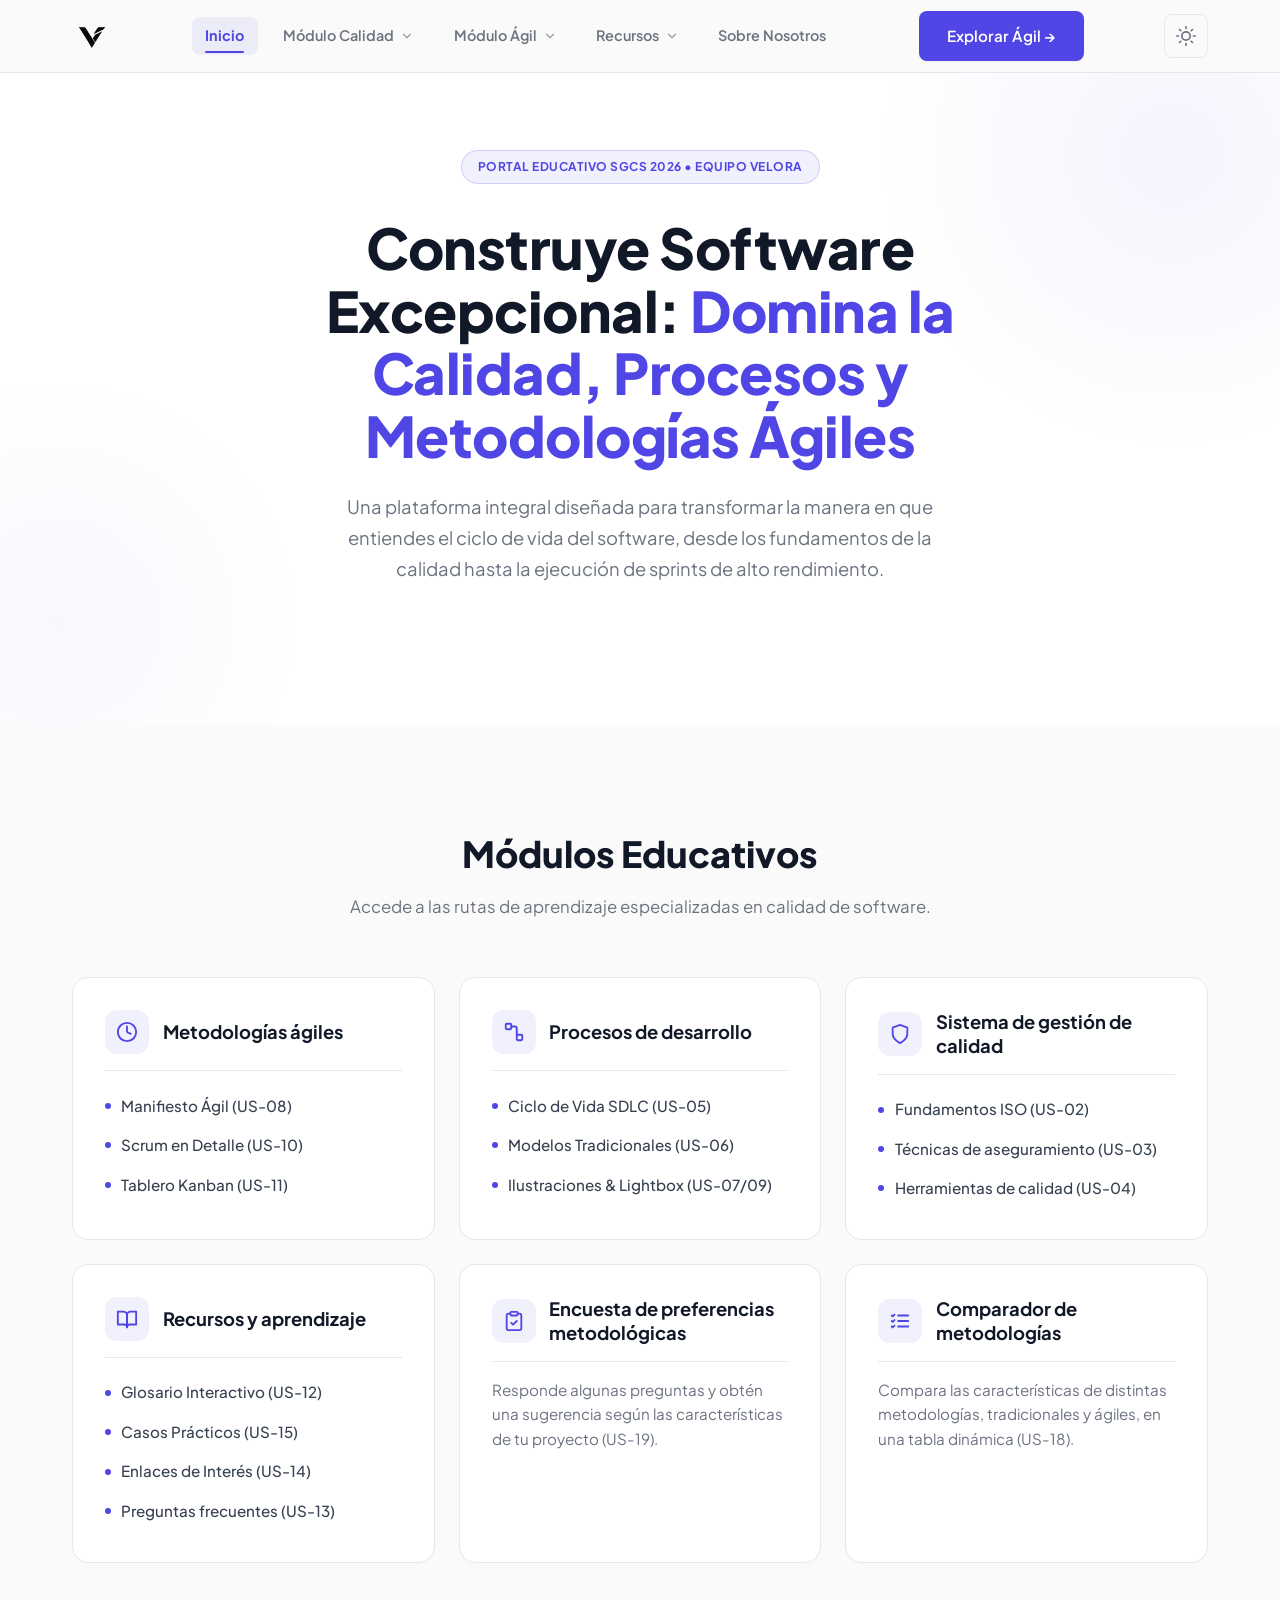
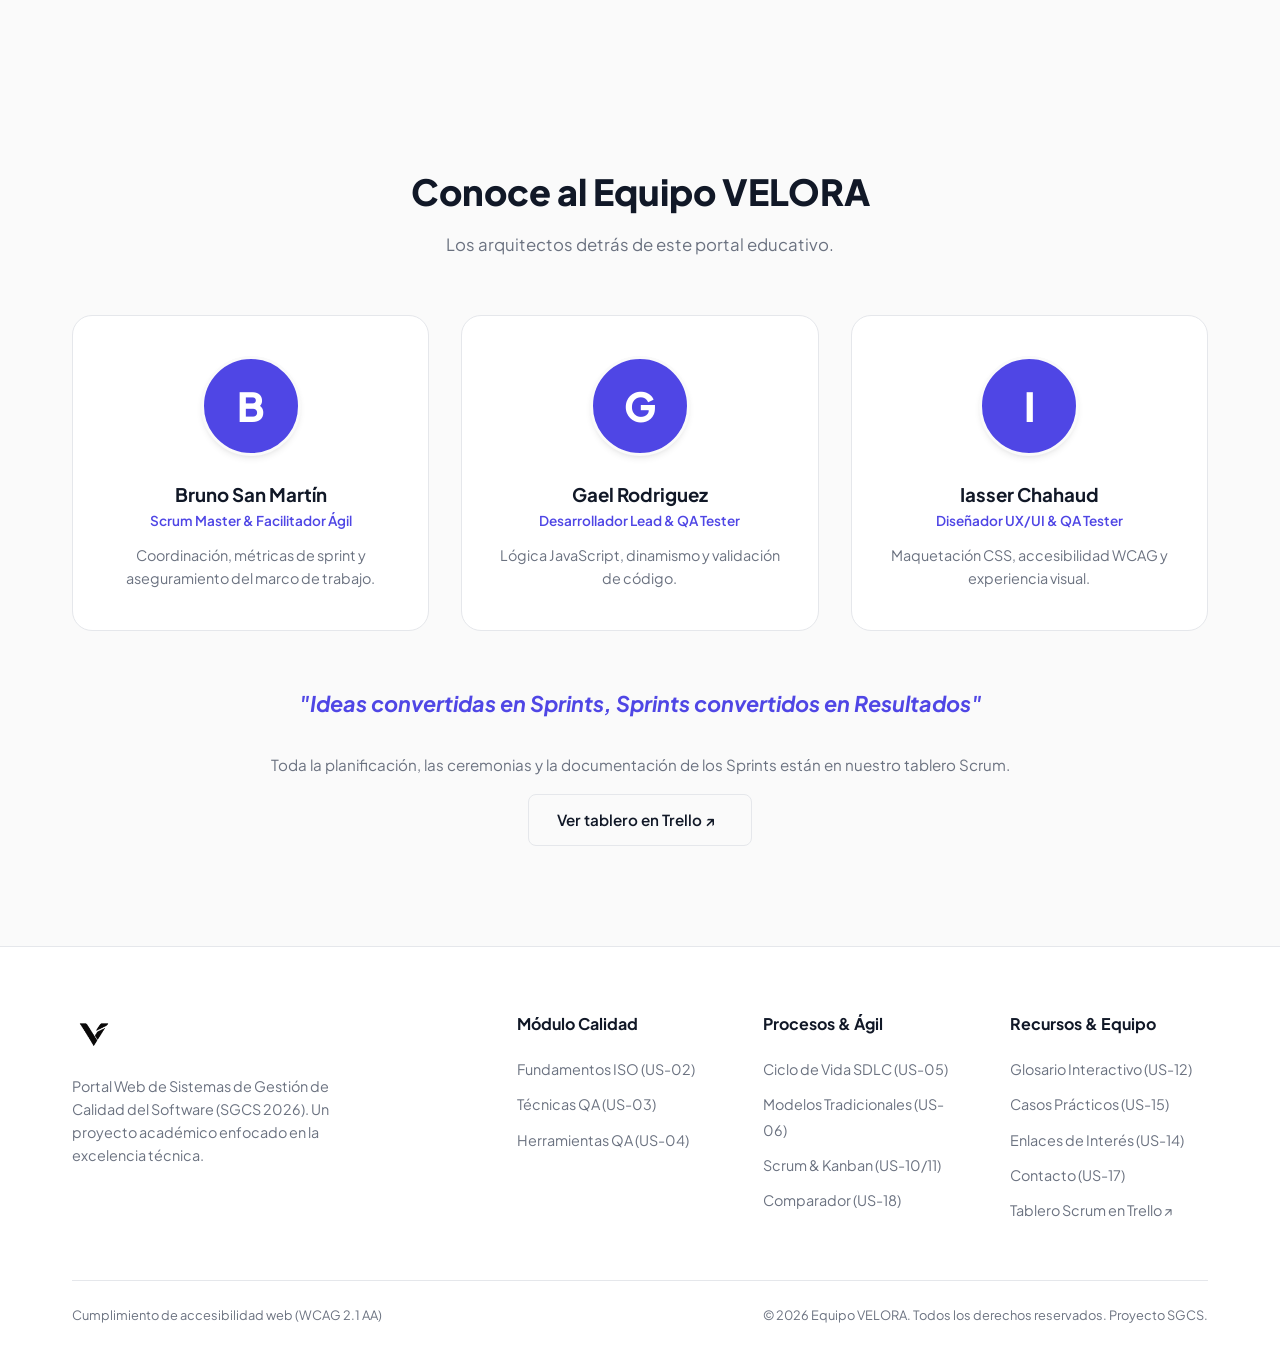
<file: index.html>
<!DOCTYPE html>
<html lang="es">

<head>
    <meta charset="UTF-8">
    <meta name="viewport" content="width=device-width, initial-scale=1.0">
    <title>SGCS 2026 | Portal Educativo VELORA</title>
    <link rel="preconnect" href="https://fonts.googleapis.com">
    <link rel="preconnect" href="https://fonts.gstatic.com" crossorigin>
    <link href="https://fonts.googleapis.com/css2?family=Plus+Jakarta+Sans:wght@400;500;600;700;800&display=swap"
        rel="stylesheet">
    <link rel="stylesheet" href="css/styles.css">
</head>

<body>

    <header id="header">
        <div class="container">
            <nav>
                <div class="logo-container">
                    <a href="index.html"><img src="img/VELORA-N.png" alt="Logotipo Oficial VELORA" class="logo-img"
                            id="headerLogo"></a>
                </div>

                <ul class="nav-links">
                    <li><a href="index.html" class="nav-link active-page" data-page="index.html"
                            aria-current="page">Inicio</a></li>
                    <li class="nav-item-dropdown">
                        <a href="calidad.html" class="nav-link" data-page="calidad.html">
                            Módulo Calidad
                            <svg class="chevron-icon" xmlns="http://www.w3.org/2000/svg" width="14" height="14"
                                viewBox="0 0 24 24" fill="none" stroke="currentColor" stroke-width="2"
                                stroke-linecap="round" stroke-linejoin="round">
                                <polyline points="6 9 12 15 18 9" />
                            </svg>
                        </a>
                        <div class="dropdown-menu">
                            <span class="dropdown-header">Módulo Sprint 1</span>
                            <a href="calidad.html" class="dropdown-item">
                                <span class="dropdown-item-title">Ver Módulo Completo</span>
                                <span class="dropdown-item-desc">Página principal de Calidad (calidad.html)</span>
                            </a>
                            <div class="dropdown-divider"></div>
                            <span class="dropdown-header">Secciones del Módulo</span>
                            <a href="calidad.html#fundamentos" class="dropdown-item">
                                <span class="dropdown-item-title">Fundamentos ISO (US-02)</span>
                                <span class="dropdown-item-desc">Normas ISO 9126 y 25000</span>
                            </a>
                            <a href="calidad.html#tecnicas" class="dropdown-item">
                                <span class="dropdown-item-title">Técnicas QA (US-03)</span>
                                <span class="dropdown-item-desc">8 Flip-cards interactivas</span>
                            </a>
                            <a href="calidad.html#herramientas" class="dropdown-item">
                                <span class="dropdown-item-title">Herramientas QA (US-04)</span>
                                <span class="dropdown-item-desc">Filtro dinámico de 12 tools</span>
                            </a>
                        </div>
                    </li>
                    <li class="nav-item-dropdown">
                        <a href="metodologias.html" class="nav-link" data-page="metodologias.html">
                            Módulo Ágil
                            <svg class="chevron-icon" xmlns="http://www.w3.org/2000/svg" width="14" height="14"
                                viewBox="0 0 24 24" fill="none" stroke="currentColor" stroke-width="2"
                                stroke-linecap="round" stroke-linejoin="round">
                                <polyline points="6 9 12 15 18 9" />
                            </svg>
                        </a>
                        <div class="dropdown-menu">
                            <span class="dropdown-header">Módulo Procesos y Ágil</span>
                            <a href="metodologias.html" class="dropdown-item">
                                <span class="dropdown-item-title">Ver Módulo Completo</span>
                                <span class="dropdown-item-desc">Metodologías Ágiles (metodologias.html)</span>
                            </a>
                            <div class="dropdown-divider"></div>
                            <span class="dropdown-header">Secciones del Módulo</span>
                            <a href="metodologias.html#sdlc" class="dropdown-item">
                                <span class="dropdown-item-title">Ciclo de Vida SDLC (US-05)</span>
                                <span class="dropdown-item-desc">Línea de tiempo interactiva de 6 fases</span>
                            </a>
                            <a href="metodologias.html#tradicionales" class="dropdown-item">
                                <span class="dropdown-item-title">Modelos Tradicionales (US-06)</span>
                                <span class="dropdown-item-desc">Cascada, Modelo en V e Iterativo</span>
                            </a>
                            <a href="metodologias.html#manifiesto" class="dropdown-item">
                                <span class="dropdown-item-title">Manifiesto Ágil (US-08)</span>
                                <span class="dropdown-item-desc">4 Valores y 12 Principios</span>
                            </a>
                            <a href="metodologias.html#ilustraciones" class="dropdown-item">
                                <span class="dropdown-item-title">Ilustraciones SVG (US-07/09)</span>
                                <span class="dropdown-item-desc">Lightbox a pantalla completa</span>
                            </a>
                            <a href="metodologias.html#scrum" class="dropdown-item">
                                <span class="dropdown-item-title">Scrum en Detalle (US-10)</span>
                                <span class="dropdown-item-desc">Ciclo interactivo de Sprint</span>
                            </a>
                            <a href="metodologias.html#kanban" class="dropdown-item">
                                <span class="dropdown-item-title">Tablero Kanban (US-11)</span>
                                <span class="dropdown-item-desc">Simulador interactivo con límites WIP</span>
                            </a>
                            <a href="metodologias.html#comparador" class="dropdown-item">
                                <span class="dropdown-item-title">Comparador de Metodologías (US-18)</span>
                                <span class="dropdown-item-desc">Tabla comparativa en tiempo real</span>
                            </a>
                            <a href="metodologias.html#asistente" class="dropdown-item">
                                <span class="dropdown-item-title">Encuesta de Preferencias (US-19)</span>
                                <span class="dropdown-item-desc">Recomendación paso a paso</span>
                            </a>
                            <a href="metodologias.html#faq" class="dropdown-item">
                                <span class="dropdown-item-title">Preguntas Frecuentes (US-13)</span>
                                <span class="dropdown-item-desc">Acordeón interactivo de dudas</span>
                            </a>
                        </div>
                    </li>
                    <li class="nav-item-dropdown">
                        <a href="recursos.html" class="nav-link" data-page="recursos.html">
                            Recursos
                            <svg class="chevron-icon" xmlns="http://www.w3.org/2000/svg" width="14" height="14"
                                viewBox="0 0 24 24" fill="none" stroke="currentColor" stroke-width="2"
                                stroke-linecap="round" stroke-linejoin="round">
                                <polyline points="6 9 12 15 18 9" />
                            </svg>
                        </a>
                        <div class="dropdown-menu">
                            <span class="dropdown-header">Centro de Aprendizaje</span>
                            <a href="recursos.html" class="dropdown-item">
                                <span class="dropdown-item-title">Ver Todos los Recursos</span>
                                <span class="dropdown-item-desc">Centro de Recursos (recursos.html)</span>
                            </a>
                            <div class="dropdown-divider"></div>
                            <span class="dropdown-header">Secciones de Recursos</span>
                            <a href="recursos.html#glosario" class="dropdown-item">
                                <span class="dropdown-item-title">Glosario Interactivo (US-12)</span>
                                <span class="dropdown-item-desc">Buscador en vivo y filtro A-Z</span>
                            </a>
                            <a href="recursos.html#ejercicios" class="dropdown-item">
                                <span class="dropdown-item-title">Casos Prácticos (US-15)</span>
                                <span class="dropdown-item-desc">4 escenarios reales con solución</span>
                            </a>
                            <a href="recursos.html#enlaces" class="dropdown-item">
                                <span class="dropdown-item-title">Enlaces de Interés (US-14)</span>
                                <span class="dropdown-item-desc">Bibliografía y recursos externos</span>
                            </a>
                        </div>
                    </li>
                    <li><a href="nosotros.html" class="nav-link" data-page="nosotros.html">Sobre Nosotros</a></li>
                </ul>

                <div class="nav-cta">
                    <a href="metodologias.html" class="btn btn-primary">Explorar Ágil →</a>
                </div>

                <button class="theme-toggle" id="themeToggle" aria-label="Cambiar tema">
                    <svg class="icon-sun" xmlns="http://www.w3.org/2000/svg" width="20" height="20" viewBox="0 0 24 24"
                        fill="none" stroke="currentColor" stroke-width="2" stroke-linecap="round"
                        stroke-linejoin="round">
                        <circle cx="12" cy="12" r="5" />
                        <line x1="12" y1="1" x2="12" y2="3" />
                        <line x1="12" y1="21" x2="12" y2="23" />
                        <line x1="4.22" y1="4.22" x2="5.64" y2="5.64" />
                        <line x1="18.36" y1="18.36" x2="19.78" y2="19.78" />
                        <line x1="1" y1="12" x2="3" y2="12" />
                        <line x1="21" y1="12" x2="23" y2="12" />
                        <line x1="4.22" y1="19.78" x2="5.64" y2="18.36" />
                        <line x1="18.36" y1="5.64" x2="19.78" y2="4.22" />
                    </svg>
                    <svg class="icon-moon" xmlns="http://www.w3.org/2000/svg" width="20" height="20" viewBox="0 0 24 24"
                        fill="none" stroke="currentColor" stroke-width="2" stroke-linecap="round"
                        stroke-linejoin="round">
                        <path d="M21 12.79A9 9 0 1 1 11.21 3 7 7 0 0 0 21 12.79z" />
                    </svg>
                </button>

                <button class="hamburger" id="hamburger" aria-label="Abrir menú de navegación" aria-expanded="false"
                    aria-controls="mobileNav" type="button">
                    <span></span>
                    <span></span>
                    <span></span>
                </button>
            </nav>
        </div>
    </header>

    <div class="mobile-nav" id="mobileNav">
        <div class="mobile-nav-group">
            <span class="mobile-nav-heading">Páginas del Portal</span>
            <a href="index.html" class="mobile-nav-link active-page" data-page="index.html">
                <span>Inicio</span>
                <span class="mobile-nav-badge">Página actual</span>
            </a>
            <a href="calidad.html" class="mobile-nav-link" data-page="calidad.html">
                <span>Módulo Calidad</span>
                <span class="mobile-nav-badge">Página</span>
            </a>
            <div class="mobile-sublinks">
                <a href="calidad.html#fundamentos" class="mobile-sublink">↳ Fundamentos ISO (US-02)</a>
                <a href="calidad.html#tecnicas" class="mobile-sublink">↳ Técnicas QA (US-03)</a>
                <a href="calidad.html#herramientas" class="mobile-sublink">↳ Herramientas QA (US-04)</a>
            </div>
            <a href="metodologias.html" class="mobile-nav-link" data-page="metodologias.html">
                <span>Módulo Ágil</span>
                <span class="mobile-nav-badge">Página</span>
            </a>
            <div class="mobile-sublinks">
                <a href="metodologias.html#sdlc" class="mobile-sublink">↳ Ciclo de Vida SDLC (US-05)</a>
                <a href="metodologias.html#tradicionales" class="mobile-sublink">↳ Modelos Tradicionales (US-06)</a>
                <a href="metodologias.html#manifiesto" class="mobile-sublink">↳ Manifiesto Ágil (US-08)</a>
                <a href="metodologias.html#ilustraciones" class="mobile-sublink">↳ Ilustraciones & Lightbox
                    (US-07/09)</a>
                <a href="metodologias.html#scrum" class="mobile-sublink">↳ Scrum en Detalle (US-10)</a>
                <a href="metodologias.html#kanban" class="mobile-sublink">↳ Tablero Kanban (US-11)</a>
                <a href="metodologias.html#comparador" class="mobile-sublink">↳ Comparador de Metodologías (US-18)</a>
                <a href="metodologias.html#asistente" class="mobile-sublink">↳ Encuesta de Preferencias (US-19)</a>
                <a href="metodologias.html#faq" class="mobile-sublink">↳ FAQ Ágil (US-13)</a>
            </div>
            <a href="recursos.html" class="mobile-nav-link" data-page="recursos.html">
                <span>Recursos</span>
                <span class="mobile-nav-badge">Página</span>
            </a>
            <div class="mobile-sublinks">
                <a href="recursos.html#glosario" class="mobile-sublink">↳ Glosario de Términos (US-12)</a>
                <a href="recursos.html#ejercicios" class="mobile-sublink">↳ Casos Prácticos (US-15)</a>
                <a href="recursos.html#enlaces" class="mobile-sublink">↳ Enlaces de Interés (US-14)</a>
            </div>
            <a href="nosotros.html" class="mobile-nav-link" data-page="nosotros.html">
                <span>Sobre Nosotros</span>
                <span class="mobile-nav-badge">Página</span>
            </a>
            <div class="mobile-sublinks">
                <a href="nosotros.html#contacto" class="mobile-sublink">↳ Formulario de Contacto (US-17)</a>
            </div>
        </div>

        <div class="mobile-nav-divider"></div>

        <a href="metodologias.html" class="btn btn-primary">Comenzar a Aprender</a>
    </div>

    <main>
        <section class="hero" id="hero">
            <div class="container">
                <div class="hero-content">
                    <span class="tech-badge">PORTAL EDUCATIVO SGCS 2026 • EQUIPO VELORA</span>
                    <h1>Construye Software Excepcional: <span class="gradient-text">Domina la Calidad, Procesos y
                            Metodologías Ágiles</span></h1>
                    <p>Una plataforma integral diseñada para transformar la manera en que entiendes el ciclo de vida del
                        software, desde los fundamentos de la calidad hasta la ejecución de sprints de alto rendimiento.
                    </p>
                </div>
            </div>
        </section>

        <section class="modules" id="modulos">
            <div class="container">
                <div class="section-header">
                    <h2>Módulos Educativos</h2>
                    <p>Accede a las rutas de aprendizaje especializadas en calidad de
                        software.</p>
                </div>

                <div class="module-grid">
                    <!-- Metodologías ágiles -->
                    <article class="module-card">
                        <a href="metodologias.html" class="module-card-header">
                            <span class="module-icon" aria-hidden="true">
                                <svg xmlns="http://www.w3.org/2000/svg" width="22" height="22" viewBox="0 0 24 24"
                                    fill="none" stroke="currentColor" stroke-width="2" stroke-linecap="round"
                                    stroke-linejoin="round">
                                    <circle cx="12" cy="12" r="10" />
                                    <polyline points="12 6 12 12 16 14" />
                                </svg>
                            </span>
                            <h3>Metodologías ágiles</h3>
                        </a>
                        <ul class="module-links">
                            <li><a href="metodologias.html#manifiesto">Manifiesto Ágil (US-08)</a></li>
                            <li><a href="metodologias.html#scrum">Scrum en Detalle (US-10)</a></li>
                            <li><a href="metodologias.html#kanban">Tablero Kanban (US-11)</a></li>
                        </ul>
                    </article>

                    <!-- Procesos de desarrollo -->
                    <article class="module-card">
                        <a href="metodologias.html#sdlc" class="module-card-header">
                            <span class="module-icon" aria-hidden="true">
                                <svg xmlns="http://www.w3.org/2000/svg" width="22" height="22" viewBox="0 0 24 24"
                                    fill="none" stroke="currentColor" stroke-width="2" stroke-linecap="round"
                                    stroke-linejoin="round">
                                    <rect x="3" y="3" width="6" height="6" rx="1" />
                                    <rect x="15" y="15" width="6" height="6" rx="1" />
                                    <path d="M9 6h4a2 2 0 0 1 2 2v7" />
                                </svg>
                            </span>
                            <h3>Procesos de desarrollo</h3>
                        </a>
                        <ul class="module-links">
                            <li><a href="metodologias.html#sdlc">Ciclo de Vida SDLC (US-05)</a></li>
                            <li><a href="metodologias.html#tradicionales">Modelos Tradicionales (US-06)</a></li>
                            <li><a href="metodologias.html#ilustraciones">Ilustraciones & Lightbox (US-07/09)</a></li>
                        </ul>
                    </article>

                    <!-- Sistema de gestión de calidad -->
                    <article class="module-card">
                        <a href="calidad.html" class="module-card-header">
                            <span class="module-icon" aria-hidden="true">
                                <svg xmlns="http://www.w3.org/2000/svg" width="22" height="22" viewBox="0 0 24 24"
                                    fill="none" stroke="currentColor" stroke-width="2" stroke-linecap="round"
                                    stroke-linejoin="round">
                                    <path d="M12 22s8-4 8-10V5l-8-3-8 3v7c0 6 8 10 8 10z" />
                                </svg>
                            </span>
                            <h3>Sistema de gestión de calidad</h3>
                        </a>
                        <ul class="module-links">
                            <li><a href="calidad.html#fundamentos">Fundamentos ISO (US-02)</a></li>
                            <li><a href="calidad.html#tecnicas">Técnicas de aseguramiento (US-03)</a></li>
                            <li><a href="calidad.html#herramientas">Herramientas de calidad (US-04)</a></li>
                        </ul>
                    </article>

                    <!-- Recursos y aprendizaje -->
                    <article class="module-card">
                        <a href="recursos.html" class="module-card-header">
                            <span class="module-icon" aria-hidden="true">
                                <svg xmlns="http://www.w3.org/2000/svg" width="22" height="22" viewBox="0 0 24 24"
                                    fill="none" stroke="currentColor" stroke-width="2" stroke-linecap="round"
                                    stroke-linejoin="round">
                                    <path d="M2 4h6a4 4 0 0 1 4 4v13a3 3 0 0 0-3-3H2z" />
                                    <path d="M22 4h-6a4 4 0 0 0-4 4v13a3 3 0 0 1 3-3h7z" />
                                </svg>
                            </span>
                            <h3>Recursos y aprendizaje</h3>
                        </a>
                        <ul class="module-links">
                            <li><a href="recursos.html#glosario">Glosario Interactivo (US-12)</a></li>
                            <li><a href="recursos.html#ejercicios">Casos Prácticos (US-15)</a></li>
                            <li><a href="recursos.html#enlaces">Enlaces de Interés (US-14)</a></li>
                            <li><a href="metodologias.html#faq">Preguntas frecuentes (US-13)</a></li>
                        </ul>
                    </article>

                    <!-- Encuesta de preferencias -->
                    <article class="module-card">
                        <a href="metodologias.html#asistente" class="module-card-header module-card-link">
                            <span class="module-icon" aria-hidden="true">
                                <svg xmlns="http://www.w3.org/2000/svg" width="22" height="22" viewBox="0 0 24 24"
                                    fill="none" stroke="currentColor" stroke-width="2" stroke-linecap="round"
                                    stroke-linejoin="round">
                                    <path
                                        d="M16 4h2a2 2 0 0 1 2 2v14a2 2 0 0 1-2 2H6a2 2 0 0 1-2-2V6a2 2 0 0 1 2-2h2" />
                                    <rect x="8" y="2" width="8" height="4" rx="1" />
                                    <polyline points="9 14 11 16 15 12" />
                                </svg>
                            </span>
                            <h3>Encuesta de preferencias metodológicas</h3>
                        </a>
                        <p class="module-card-desc">Responde algunas preguntas y obtén una sugerencia según las
                            características de tu proyecto (US-19).</p>
                    </article>

                    <!-- Comparador de metodologías -->
                    <article class="module-card">
                        <a href="metodologias.html#comparador" class="module-card-header module-card-link">
                            <span class="module-icon" aria-hidden="true">
                                <svg xmlns="http://www.w3.org/2000/svg" width="22" height="22" viewBox="0 0 24 24"
                                    fill="none" stroke="currentColor" stroke-width="2" stroke-linecap="round"
                                    stroke-linejoin="round">
                                    <line x1="10" y1="6" x2="21" y2="6" />
                                    <line x1="10" y1="12" x2="21" y2="12" />
                                    <line x1="10" y1="18" x2="21" y2="18" />
                                    <polyline points="3 6 4 7 6 5" />
                                    <polyline points="3 12 4 13 6 11" />
                                    <polyline points="3 18 4 19 6 17" />
                                </svg>
                            </span>
                            <h3>Comparador de metodologías</h3>
                        </a>
                        <p class="module-card-desc">Compara las características de distintas metodologías, tradicionales
                            y ágiles, en una tabla dinámica (US-18).</p>
                    </article>
                </div>
            </div>
        </section>



        <section class="team" id="equipo">
            <div class="container">
                <div class="section-header">
                    <h2>Conoce al Equipo VELORA</h2>
                    <p>Los arquitectos detrás de este portal educativo.</p>
                </div>

                <div class="team-grid">
                    <div class="team-member">
                        <div class="member-avatar">B</div>
                        <h3>Bruno San Martín</h3>
                        <span class="member-role">Scrum Master & Facilitador Ágil</span>
                        <p class="member-desc">Coordinación, métricas de sprint y aseguramiento del marco de trabajo.
                        </p>
                    </div>
                    <div class="team-member">
                        <div class="member-avatar">G</div>
                        <h3>Gael Rodriguez</h3>
                        <span class="member-role">Desarrollador Lead & QA Tester</span>
                        <p class="member-desc">Lógica JavaScript, dinamismo y validación de código.</p>
                    </div>
                    <div class="team-member">
                        <div class="member-avatar">I</div>
                        <h3>Iasser Chahaud</h3>
                        <span class="member-role">Diseñador UX/UI & QA Tester</span>
                        <p class="member-desc">Maquetación CSS, accesibilidad WCAG y experiencia visual.</p>
                    </div>
                </div>

                <div class="team-quote gradient-text">
                    "Ideas convertidas en Sprints, Sprints convertidos en Resultados"
                </div>

                <div class="team-board-link">
                    <p>Toda la planificación, las ceremonias y la documentación de los Sprints están en nuestro tablero Scrum.</p>
                    <a href="https://trello.com/b/VwJUS6YO/sgcs-2026-velora" class="btn btn-secondary" target="_blank"
                        rel="noopener noreferrer">
                        Ver tablero en Trello ↗<span class="sr-only"> (se abre en una pestaña nueva)</span>
                    </a>
                </div>
            </div>
        </section>
    </main>

    <footer>
        <div class="container">
            <div class="footer-top">
                <div class="footer-brand">
                    <img src="img/VELORA-N.png" alt="VELORA Logo" class="logo-img" id="footerLogo">
                    <p>Portal Web de Sistemas de Gestión de Calidad del Software (SGCS 2026). Un proyecto académico
                        enfocado en la excelencia técnica.</p>
                </div>
                <div class="footer-links">
                    <h4>Módulo Calidad</h4>
                    <ul>
                        <li><a href="calidad.html#fundamentos">Fundamentos ISO (US-02)</a></li>
                        <li><a href="calidad.html#tecnicas">Técnicas QA (US-03)</a></li>
                        <li><a href="calidad.html#herramientas">Herramientas QA (US-04)</a></li>
                    </ul>
                </div>
                <div class="footer-links">
                    <h4>Procesos & Ágil</h4>
                    <ul>
                        <li><a href="metodologias.html#sdlc">Ciclo de Vida SDLC (US-05)</a></li>
                        <li><a href="metodologias.html#tradicionales">Modelos Tradicionales (US-06)</a></li>
                        <li><a href="metodologias.html#scrum">Scrum & Kanban (US-10/11)</a></li>
                        <li><a href="metodologias.html#comparador">Comparador (US-18)</a></li>
                    </ul>
                </div>
                <div class="footer-links">
                    <h4>Recursos & Equipo</h4>
                    <ul>
                        <li><a href="recursos.html#glosario">Glosario Interactivo (US-12)</a></li>
                        <li><a href="recursos.html#ejercicios">Casos Prácticos (US-15)</a></li>
                        <li><a href="recursos.html#enlaces">Enlaces de Interés (US-14)</a></li>
                        <li><a href="nosotros.html#contacto">Contacto (US-17)</a></li>
                        <li><a href="https://trello.com/b/VwJUS6YO/sgcs-2026-velora" target="_blank"
                                rel="noopener noreferrer">Tablero Scrum en Trello ↗<span class="sr-only"> (se abre en
                                    una pestaña nueva)</span></a></li>
                    </ul>
                </div>
            </div>
            <div class="footer-bottom">
                <p>Cumplimiento de accesibilidad web (WCAG 2.1 AA)</p>
                <p>© 2026 Equipo VELORA. Todos los derechos reservados. Proyecto SGCS.</p>
            </div>
        </div>
    </footer>

    <script src="js/navbar.js"></script>
    <script src="js/quality-tabs.js"></script>
    <script src="js/quality-cards.js"></script>
    <script src="js/tools-filter.js"></script>
    <script src="js/main.js"></script>
</body>

</html>
</file>
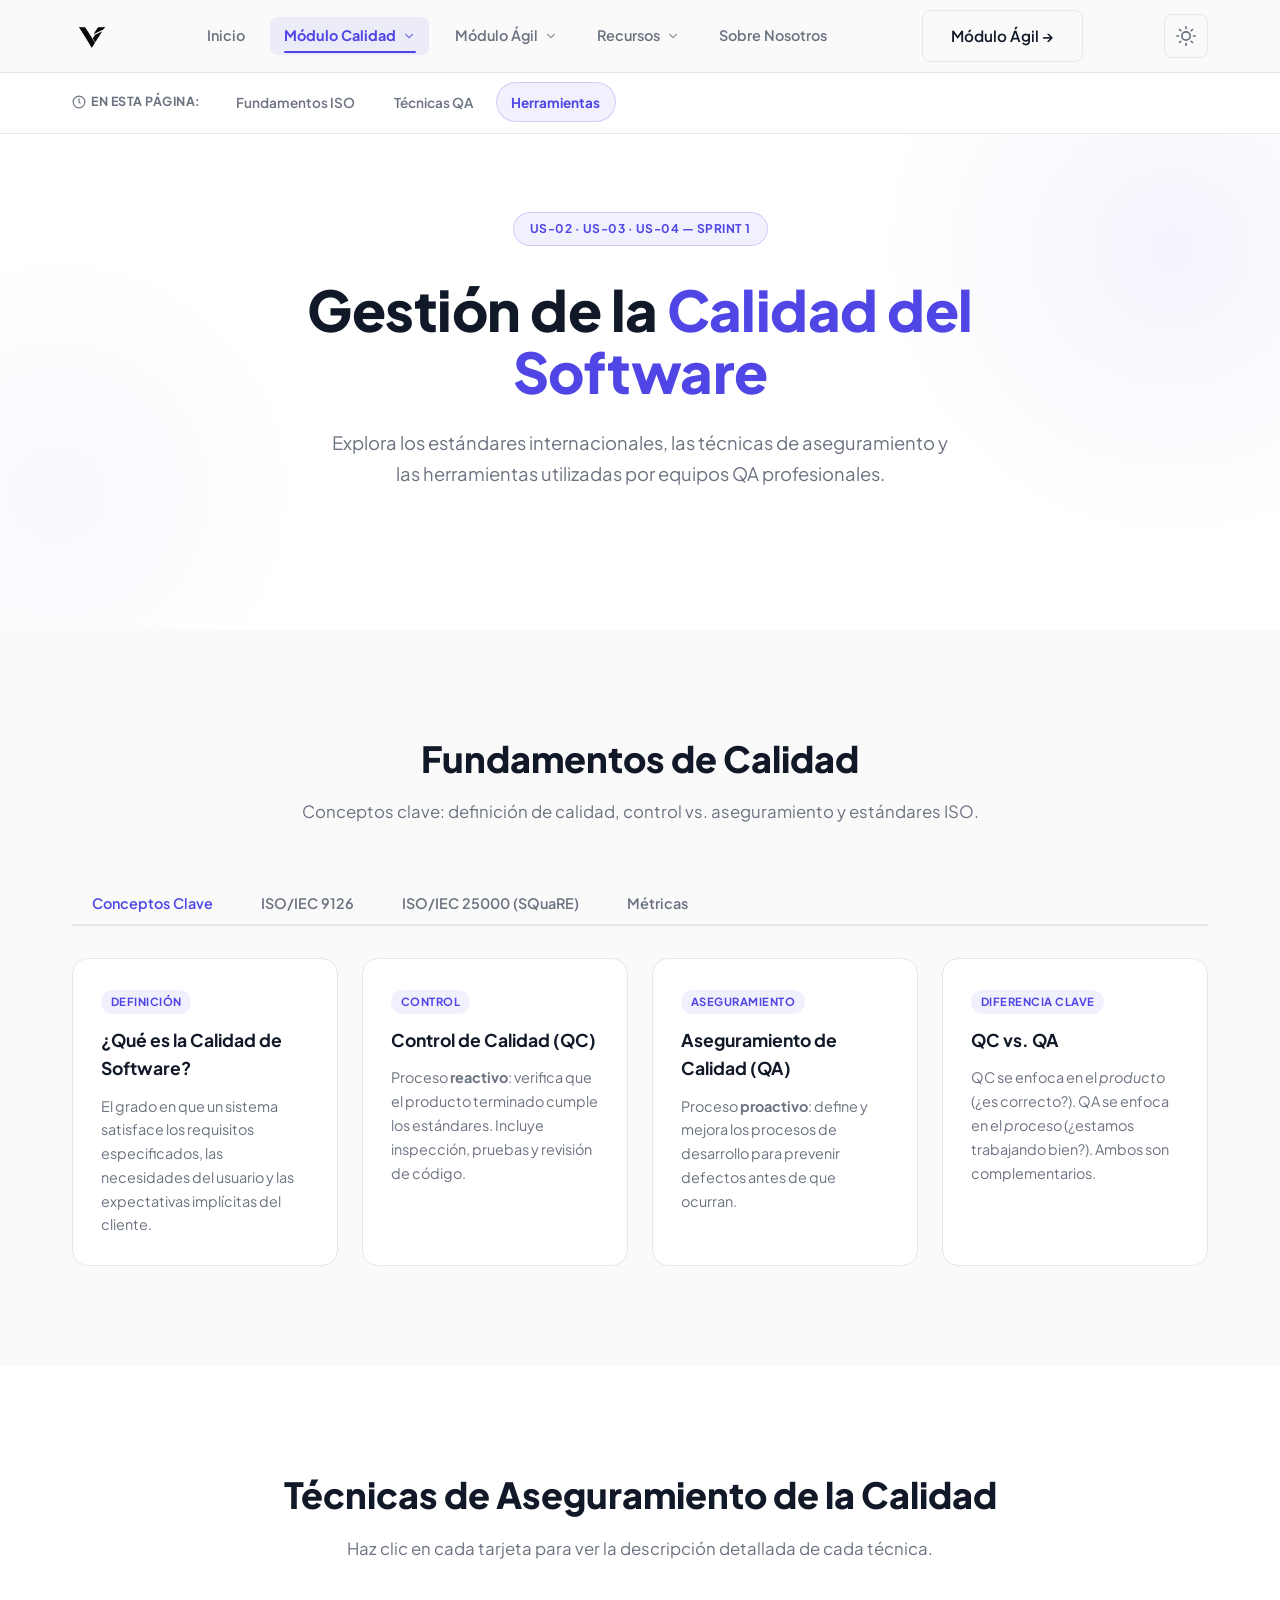
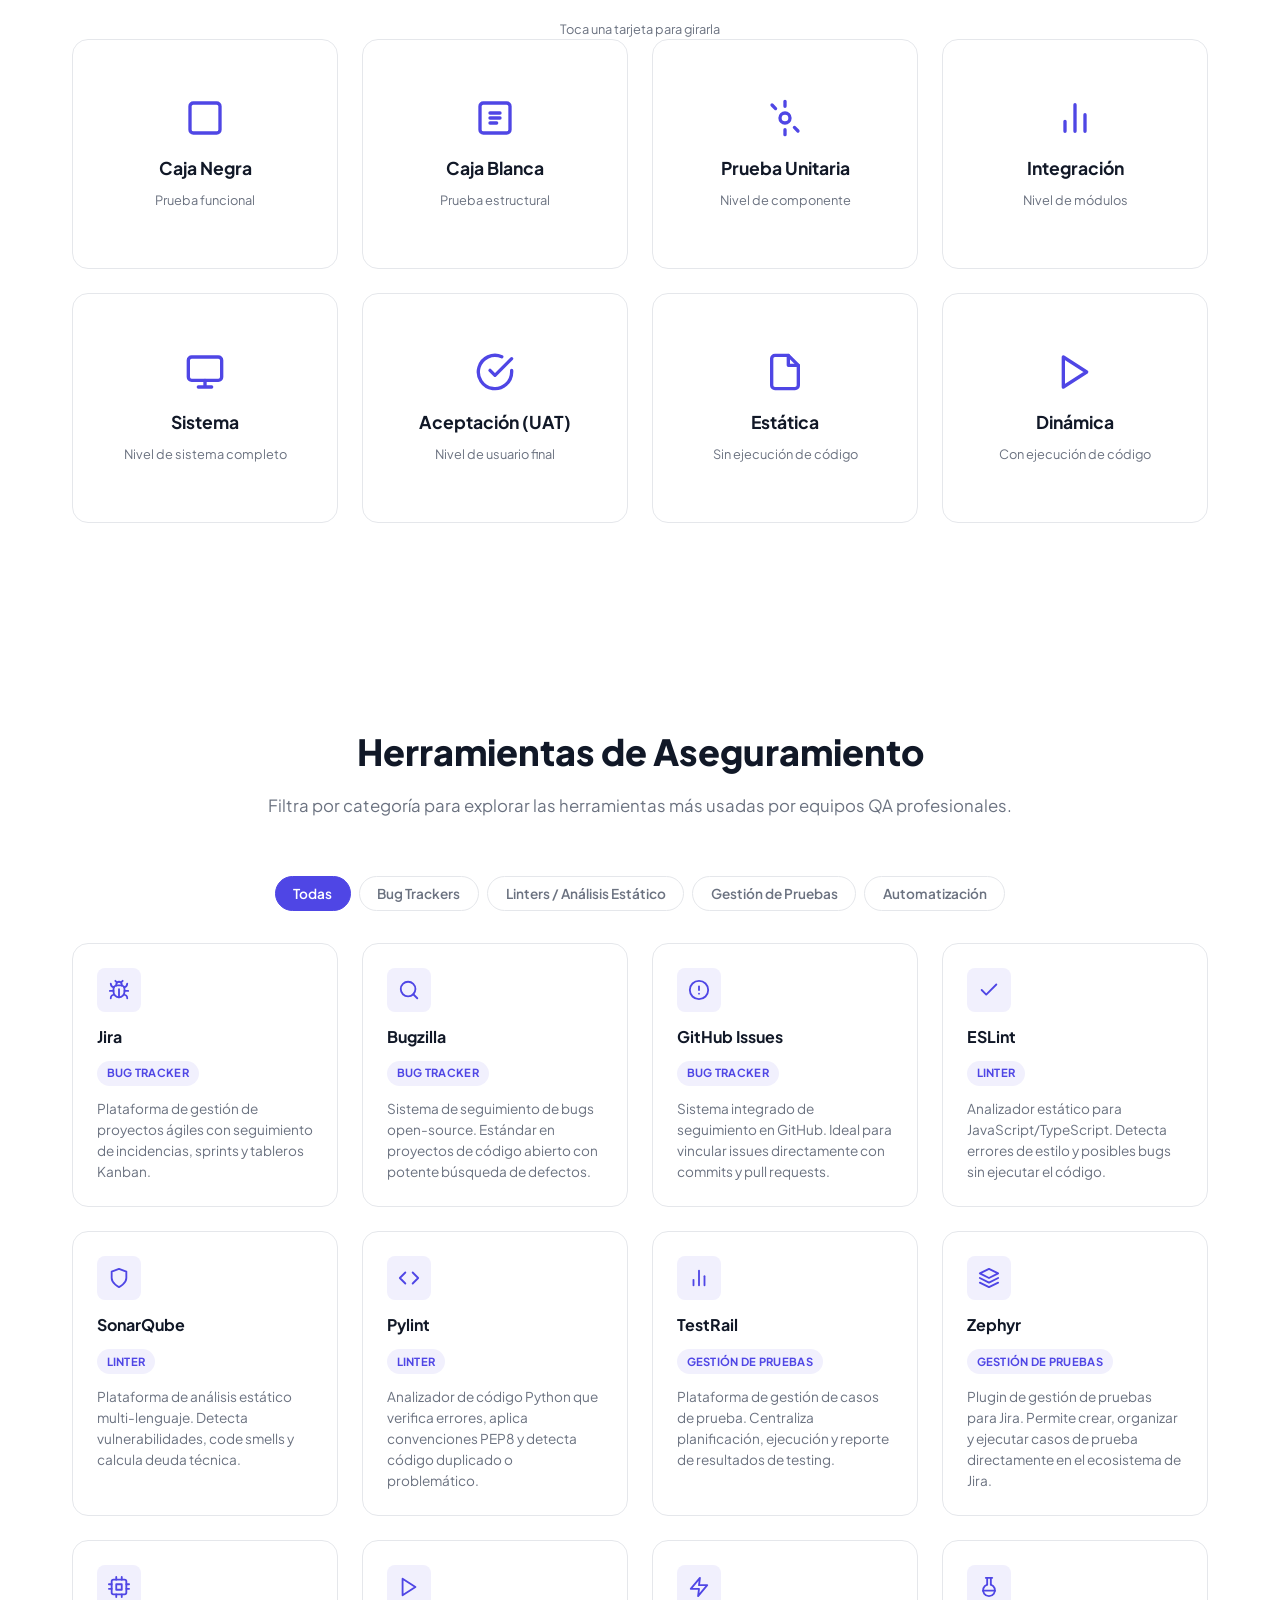
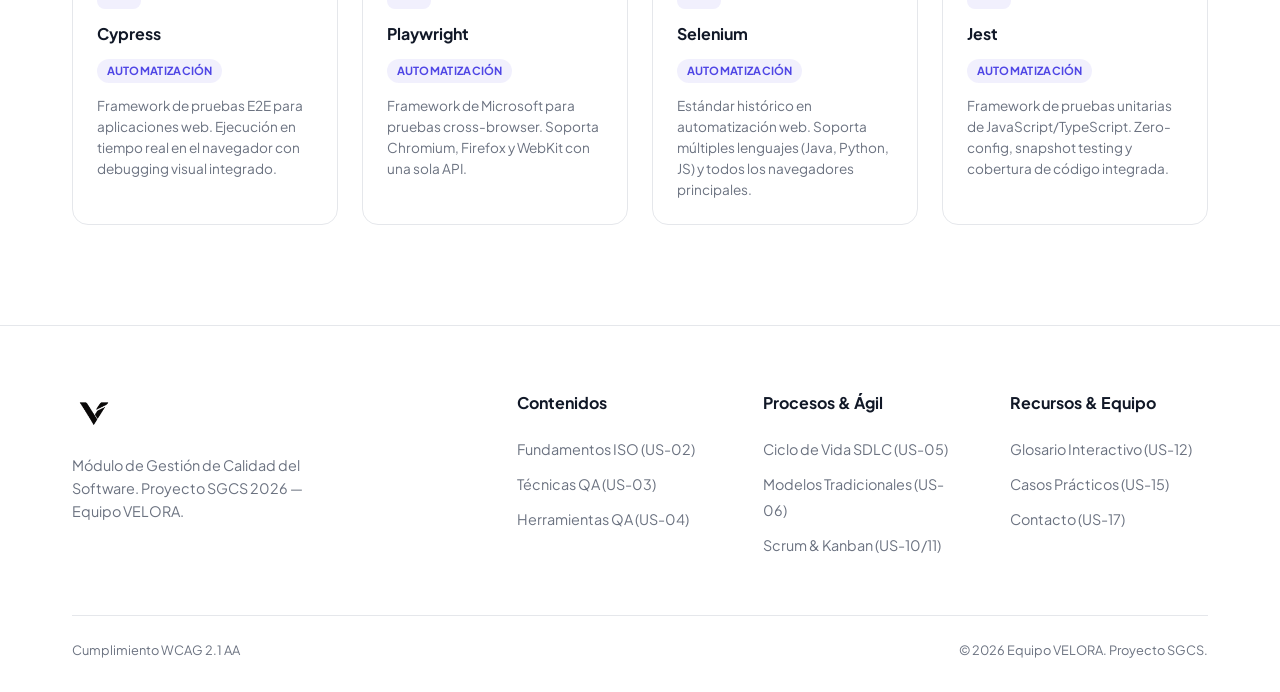
<file: calidad.html>
<!DOCTYPE html>
<html lang="es">

<head>
    <meta charset="UTF-8">
    <meta name="viewport" content="width=device-width, initial-scale=1.0">
    <title>Gestión de Calidad del Software | VELORA — SGCS 2026</title>
    <meta name="description" content="Aprende fundamentos ISO 9126/25000, técnicas de aseguramiento y herramientas QA con el módulo interactivo de VELORA.">
    <link rel="preconnect" href="https://fonts.googleapis.com">
    <link rel="preconnect" href="https://fonts.gstatic.com" crossorigin>
    <link href="https://fonts.googleapis.com/css2?family=Plus+Jakarta+Sans:wght@400;500;600;700;800&display=swap" rel="stylesheet">
    <link rel="stylesheet" href="css/styles.css">
</head>

<body>

    <!-- ========== HEADER ========== -->
    <header id="header">
        <div class="container">
            <nav>
                <div class="logo-container">
                    <a href="index.html"><img src="img/VELORA-N.png" alt="Logotipo VELORA" class="logo-img" id="headerLogo"></a>
                </div>

                <ul class="nav-links">
                    <li><a href="index.html" class="nav-link" data-page="index.html">Inicio</a></li>
                    <li class="nav-item-dropdown">
                        <a href="calidad.html" class="nav-link active-page" data-page="calidad.html" aria-current="page">
                            Módulo Calidad
                            <svg class="chevron-icon" xmlns="http://www.w3.org/2000/svg" width="14" height="14" viewBox="0 0 24 24" fill="none" stroke="currentColor" stroke-width="2" stroke-linecap="round" stroke-linejoin="round"><polyline points="6 9 12 15 18 9"/></svg>
                        </a>
                        <div class="dropdown-menu">
                            <span class="dropdown-header">Módulo Sprint 1</span>
                            <a href="calidad.html" class="dropdown-item">
                                <span class="dropdown-item-title">Ver Módulo Completo</span>
                                <span class="dropdown-item-desc">Estás en esta página (calidad.html)</span>
                            </a>
                            <div class="dropdown-divider"></div>
                            <span class="dropdown-header">Secciones en esta página</span>
                            <a href="#fundamentos" class="dropdown-item">
                                <span class="dropdown-item-title">Fundamentos ISO (US-02)</span>
                                <span class="dropdown-item-desc">Normas ISO 9126 y 25000</span>
                            </a>
                            <a href="#tecnicas" class="dropdown-item">
                                <span class="dropdown-item-title">Técnicas QA (US-03)</span>
                                <span class="dropdown-item-desc">8 Flip-cards interactivas</span>
                            </a>
                            <a href="#herramientas" class="dropdown-item">
                                <span class="dropdown-item-title">Herramientas QA (US-04)</span>
                                <span class="dropdown-item-desc">Filtro dinámico de 12 tools</span>
                            </a>
                        </div>
                    </li>
                    <li class="nav-item-dropdown">
                        <a href="metodologias.html" class="nav-link" data-page="metodologias.html">
                            Módulo Ágil
                            <svg class="chevron-icon" xmlns="http://www.w3.org/2000/svg" width="14" height="14" viewBox="0 0 24 24" fill="none" stroke="currentColor" stroke-width="2" stroke-linecap="round" stroke-linejoin="round"><polyline points="6 9 12 15 18 9"/></svg>
                        </a>
                        <div class="dropdown-menu">
                            <span class="dropdown-header">Módulo Procesos y Ágil</span>
                            <a href="metodologias.html" class="dropdown-item">
                                <span class="dropdown-item-title">Ver Módulo Completo</span>
                                <span class="dropdown-item-desc">Metodologías Ágiles (metodologias.html)</span>
                            </a>
                            <div class="dropdown-divider"></div>
                            <span class="dropdown-header">Secciones del Módulo</span>
                            <a href="metodologias.html#sdlc" class="dropdown-item">
                                <span class="dropdown-item-title">Ciclo de Vida SDLC (US-05)</span>
                                <span class="dropdown-item-desc">Línea de tiempo interactiva de 6 fases</span>
                            </a>
                            <a href="metodologias.html#tradicionales" class="dropdown-item">
                                <span class="dropdown-item-title">Modelos Tradicionales (US-06)</span>
                                <span class="dropdown-item-desc">Cascada, Modelo en V e Iterativo</span>
                            </a>
                            <a href="metodologias.html#manifiesto" class="dropdown-item">
                                <span class="dropdown-item-title">Manifiesto Ágil (US-08)</span>
                                <span class="dropdown-item-desc">4 Valores y 12 Principios</span>
                            </a>
                            <a href="metodologias.html#ilustraciones" class="dropdown-item">
                                <span class="dropdown-item-title">Ilustraciones SVG (US-07/09)</span>
                                <span class="dropdown-item-desc">Lightbox a pantalla completa</span>
                            </a>
                            <a href="metodologias.html#scrum" class="dropdown-item">
                                <span class="dropdown-item-title">Scrum en Detalle (US-10)</span>
                                <span class="dropdown-item-desc">Ciclo interactivo de Sprint</span>
                            </a>
                            <a href="metodologias.html#kanban" class="dropdown-item">
                                <span class="dropdown-item-title">Tablero Kanban (US-11)</span>
                                <span class="dropdown-item-desc">Simulador interactivo con límites WIP</span>
                            </a>
                            <a href="metodologias.html#comparador" class="dropdown-item">
                                <span class="dropdown-item-title">Comparador de Metodologías (US-18)</span>
                                <span class="dropdown-item-desc">Tabla comparativa en tiempo real</span>
                            </a>
                            <a href="metodologias.html#asistente" class="dropdown-item">
                                <span class="dropdown-item-title">Encuesta de Preferencias (US-19)</span>
                                <span class="dropdown-item-desc">Recomendación paso a paso</span>
                            </a>
                            <a href="metodologias.html#faq" class="dropdown-item">
                                <span class="dropdown-item-title">Preguntas Frecuentes (US-13)</span>
                                <span class="dropdown-item-desc">Acordeón interactivo de dudas</span>
                            </a>
                        </div>
                    </li>
                    <li class="nav-item-dropdown">
                        <a href="recursos.html" class="nav-link" data-page="recursos.html">
                            Recursos
                            <svg class="chevron-icon" xmlns="http://www.w3.org/2000/svg" width="14" height="14" viewBox="0 0 24 24" fill="none" stroke="currentColor" stroke-width="2" stroke-linecap="round" stroke-linejoin="round"><polyline points="6 9 12 15 18 9"/></svg>
                        </a>
                        <div class="dropdown-menu">
                            <span class="dropdown-header">Centro de Aprendizaje</span>
                            <a href="recursos.html" class="dropdown-item">
                                <span class="dropdown-item-title">Ver Todos los Recursos</span>
                                <span class="dropdown-item-desc">Centro de Recursos (recursos.html)</span>
                            </a>
                            <div class="dropdown-divider"></div>
                            <span class="dropdown-header">Secciones de Recursos</span>
                            <a href="recursos.html#glosario" class="dropdown-item">
                                <span class="dropdown-item-title">Glosario Interactivo (US-12)</span>
                                <span class="dropdown-item-desc">Buscador en vivo y filtro A-Z</span>
                            </a>
                            <a href="recursos.html#ejercicios" class="dropdown-item">
                                <span class="dropdown-item-title">Casos Prácticos (US-15)</span>
                                <span class="dropdown-item-desc">4 escenarios reales con solución</span>
                            </a>
                            <a href="recursos.html#enlaces" class="dropdown-item">
                                <span class="dropdown-item-title">Enlaces de Interés (US-14)</span>
                                <span class="dropdown-item-desc">Bibliografía y recursos externos</span>
                            </a>
                        </div>
                    </li>
                    <li><a href="nosotros.html" class="nav-link" data-page="nosotros.html">Sobre Nosotros</a></li>
                </ul>

                <div class="nav-cta">
                    <a href="metodologias.html" class="btn btn-secondary">Módulo Ágil →</a>
                </div>

                <button class="theme-toggle" id="themeToggle" aria-label="Cambiar tema">
                    <svg class="icon-sun" xmlns="http://www.w3.org/2000/svg" width="20" height="20" viewBox="0 0 24 24" fill="none" stroke="currentColor" stroke-width="2" stroke-linecap="round" stroke-linejoin="round">
                        <circle cx="12" cy="12" r="5" />
                        <line x1="12" y1="1" x2="12" y2="3" />
                        <line x1="12" y1="21" x2="12" y2="23" />
                        <line x1="4.22" y1="4.22" x2="5.64" y2="5.64" />
                        <line x1="18.36" y1="18.36" x2="19.78" y2="19.78" />
                        <line x1="1" y1="12" x2="3" y2="12" />
                        <line x1="21" y1="12" x2="23" y2="12" />
                        <line x1="4.22" y1="19.78" x2="5.64" y2="18.36" />
                        <line x1="18.36" y1="5.64" x2="19.78" y2="4.22" />
                    </svg>
                    <svg class="icon-moon" xmlns="http://www.w3.org/2000/svg" width="20" height="20" viewBox="0 0 24 24" fill="none" stroke="currentColor" stroke-width="2" stroke-linecap="round" stroke-linejoin="round">
                        <path d="M21 12.79A9 9 0 1 1 11.21 3 7 7 0 0 0 21 12.79z" />
                    </svg>
                </button>

                <button class="hamburger" id="hamburger" aria-label="Abrir menú de navegación" aria-expanded="false" aria-controls="mobileNav" type="button">
                    <span></span>
                    <span></span>
                    <span></span>
                </button>
            </nav>
        </div>
    </header>

    <!-- Subnav de secciones internas (solo en calidad.html para clarificar la navegación) -->
    <div class="subnav" aria-label="Navegación interna de secciones de calidad">
        <div class="container subnav-container">
            <span class="subnav-label">
                <svg xmlns="http://www.w3.org/2000/svg" width="14" height="14" viewBox="0 0 24 24" fill="none" stroke="currentColor" stroke-width="2" stroke-linecap="round" stroke-linejoin="round"><circle cx="12" cy="12" r="10"/><polyline points="12 6 12 12 14 14"/></svg>
                En esta página:
            </span>
            <ul class="subnav-links">
                <li><a href="#fundamentos" class="subnav-link active">Fundamentos ISO</a></li>
                <li><a href="#tecnicas" class="subnav-link">Técnicas QA</a></li>
                <li><a href="#herramientas" class="subnav-link">Herramientas</a></li>
            </ul>
        </div>
    </div>

    <div class="mobile-nav" id="mobileNav">
        <div class="mobile-nav-group">
            <span class="mobile-nav-heading">Páginas del Portal</span>
            <a href="index.html" class="mobile-nav-link" data-page="index.html">
                <span>Inicio</span>
                <span class="mobile-nav-badge">Página</span>
            </a>
            <a href="calidad.html" class="mobile-nav-link active-page" data-page="calidad.html">
                <span>Módulo Calidad</span>
                <span class="mobile-nav-badge">Página actual</span>
            </a>
            <div class="mobile-sublinks">
                <a href="#fundamentos" class="mobile-sublink">↳ Fundamentos ISO (US-02)</a>
                <a href="#tecnicas" class="mobile-sublink">↳ Técnicas QA (US-03)</a>
                <a href="#herramientas" class="mobile-sublink">↳ Herramientas QA (US-04)</a>
            </div>
            <a href="metodologias.html" class="mobile-nav-link" data-page="metodologias.html">
                <span>Módulo Ágil</span>
                <span class="mobile-nav-badge">Página</span>
            </a>
            <div class="mobile-sublinks">
                <a href="metodologias.html#sdlc" class="mobile-sublink">↳ Ciclo de Vida SDLC (US-05)</a>
                <a href="metodologias.html#tradicionales" class="mobile-sublink">↳ Modelos Tradicionales (US-06)</a>
                <a href="metodologias.html#manifiesto" class="mobile-sublink">↳ Manifiesto Ágil (US-08)</a>
                <a href="metodologias.html#ilustraciones" class="mobile-sublink">↳ Ilustraciones & Lightbox (US-07/09)</a>
                <a href="metodologias.html#scrum" class="mobile-sublink">↳ Scrum en Detalle (US-10)</a>
                <a href="metodologias.html#kanban" class="mobile-sublink">↳ Tablero Kanban (US-11)</a>
                <a href="metodologias.html#comparador" class="mobile-sublink">↳ Comparador de Metodologías (US-18)</a>
                <a href="metodologias.html#asistente" class="mobile-sublink">↳ Encuesta de Preferencias (US-19)</a>
                <a href="metodologias.html#faq" class="mobile-sublink">↳ FAQ Ágil (US-13)</a>
            </div>
            <a href="recursos.html" class="mobile-nav-link" data-page="recursos.html">
                <span>Recursos</span>
                <span class="mobile-nav-badge">Página</span>
            </a>
            <div class="mobile-sublinks">
                <a href="recursos.html#glosario" class="mobile-sublink">↳ Glosario de Términos (US-12)</a>
                <a href="recursos.html#ejercicios" class="mobile-sublink">↳ Casos Prácticos (US-15)</a>
                <a href="recursos.html#enlaces" class="mobile-sublink">↳ Enlaces de Interés (US-14)</a>
            </div>
            <a href="nosotros.html" class="mobile-nav-link" data-page="nosotros.html">
                <span>Sobre Nosotros</span>
                <span class="mobile-nav-badge">Página</span>
            </a>
            <div class="mobile-sublinks">
                <a href="nosotros.html#contacto" class="mobile-sublink">↳ Formulario de Contacto (US-17)</a>
            </div>
        </div>

        <div class="mobile-nav-divider"></div>

        <a href="metodologias.html" class="btn btn-primary">Ir a Módulo Ágil →</a>
    </div>

    <main>

        <!-- ========== HERO (US-02 intro) ========== -->
        <section class="hero" id="calidad-hero">
            <div class="container">
                <div class="hero-content">
                    <span class="tech-badge">US-02 · US-03 · US-04 — Sprint 1</span>
                    <h1>Gestión de la <span class="gradient-text">Calidad del Software</span></h1>
                    <p>Explora los estándares internacionales, las técnicas de aseguramiento y las herramientas utilizadas por equipos QA profesionales.</p>
                </div>
            </div>
        </section>

        <!-- ========== US-02: FUNDAMENTOS (ISO Tabs) ========== -->
        <section class="modules" id="fundamentos">
            <div class="container">
                <div class="section-header">
                    <h2>Fundamentos de Calidad</h2>
                    <p>Conceptos clave: definición de calidad, control vs. aseguramiento y estándares ISO.</p>
                </div>

                <div class="tabs-container">
                    <div class="tabs-nav" role="tablist" aria-label="Estándares de calidad">
                        <button class="tab-btn" role="tab" data-tab="conceptos" aria-controls="conceptos" id="tab-conceptos">Conceptos Clave</button>
                        <button class="tab-btn" role="tab" data-tab="iso9126" aria-controls="iso9126" id="tab-iso9126">ISO/IEC 9126</button>
                        <button class="tab-btn" role="tab" data-tab="iso25000" aria-controls="iso25000" id="tab-iso25000">ISO/IEC 25000 (SQuaRE)</button>
                        <button class="tab-btn" role="tab" data-tab="metricas" aria-controls="metricas" id="tab-metricas">Métricas</button>
                    </div>

                    <!-- Tab: Conceptos -->
                    <div class="tab-panel" id="conceptos" role="tabpanel" aria-labelledby="tab-conceptos">
                        <div class="content-grid">
                            <div class="content-card">
                                <span class="tag">Definición</span>
                                <h4>¿Qué es la Calidad de Software?</h4>
                                <p>El grado en que un sistema satisface los requisitos especificados, las necesidades del usuario y las expectativas implícitas del cliente.</p>
                            </div>
                            <div class="content-card">
                                <span class="tag">Control</span>
                                <h4>Control de Calidad (QC)</h4>
                                <p>Proceso <strong>reactivo</strong>: verifica que el producto terminado cumple los estándares. Incluye inspección, pruebas y revisión de código.</p>
                            </div>
                            <div class="content-card">
                                <span class="tag">Aseguramiento</span>
                                <h4>Aseguramiento de Calidad (QA)</h4>
                                <p>Proceso <strong>proactivo</strong>: define y mejora los procesos de desarrollo para prevenir defectos antes de que ocurran.</p>
                            </div>
                            <div class="content-card">
                                <span class="tag">Diferencia clave</span>
                                <h4>QC vs. QA</h4>
                                <p>QC se enfoca en el <em>producto</em> (¿es correcto?). QA se enfoca en el <em>proceso</em> (¿estamos trabajando bien?). Ambos son complementarios.</p>
                            </div>
                        </div>
                    </div>

                    <!-- Tab: ISO 9126 -->
                    <div class="tab-panel" id="iso9126" role="tabpanel" aria-labelledby="tab-iso9126">
                        <div class="content-grid">
                            <div class="content-card">
                                <span class="tag">ISO 9126</span>
                                <h4>Funcionalidad</h4>
                                <p>El software hace lo que el usuario necesita: adecuación, exactitud, interoperabilidad, seguridad y conformidad.</p>
                            </div>
                            <div class="content-card">
                                <span class="tag">ISO 9126</span>
                                <h4>Confiabilidad</h4>
                                <p>Capacidad de mantener el nivel de desempeño bajo condiciones establecidas: madurez, tolerancia a fallos y recuperabilidad.</p>
                            </div>
                            <div class="content-card">
                                <span class="tag">ISO 9126</span>
                                <h4>Usabilidad</h4>
                                <p>Esfuerzo requerido para usar el sistema: comprensibilidad, facilidad de aprendizaje, operabilidad y atractivo.</p>
                            </div>
                            <div class="content-card">
                                <span class="tag">ISO 9126</span>
                                <h4>Eficiencia</h4>
                                <p>Relación entre el nivel de desempeño y los recursos usados: comportamiento temporal y utilización de recursos.</p>
                            </div>
                            <div class="content-card">
                                <span class="tag">ISO 9126</span>
                                <h4>Mantenibilidad</h4>
                                <p>Facilidad de modificación: analizabilidad, cambiabilidad, estabilidad y testabilidad.</p>
                            </div>
                            <div class="content-card">
                                <span class="tag">ISO 9126</span>
                                <h4>Portabilidad</h4>
                                <p>Capacidad de ser transferido a otro entorno: adaptabilidad, instalabilidad, coexistencia y reemplazabilidad.</p>
                            </div>
                        </div>
                    </div>

                    <!-- Tab: ISO 25000 -->
                    <div class="tab-panel" id="iso25000" role="tabpanel" aria-labelledby="tab-iso25000">
                        <div class="content-grid">
                            <div class="content-card">
                                <span class="tag">SQuaRE</span>
                                <h4>¿Qué es ISO/IEC 25000?</h4>
                                <p>Software Quality Requirements and Evaluation. Evolución de ISO 9126 que proporciona un marco unificado para la evaluación y requisitos de calidad.</p>
                            </div>
                            <div class="content-card">
                                <span class="tag">División 2501n</span>
                                <h4>Modelo de Calidad</h4>
                                <p>Define características: adecuación funcional, eficiencia de desempeño, compatibilidad, usabilidad, confiabilidad, seguridad, mantenibilidad y portabilidad.</p>
                            </div>
                            <div class="content-card">
                                <span class="tag">División 2502n</span>
                                <h4>Medición de Calidad</h4>
                                <p>Métricas internas (código fuente), externas (comportamiento del sistema) y en uso (satisfacción del usuario en contexto real).</p>
                            </div>
                            <div class="content-card">
                                <span class="tag">División 2504n</span>
                                <h4>Evaluación de Calidad</h4>
                                <p>Proceso de 5 pasos: definir requisitos → especificar evaluación → diseñar evaluación → ejecutar → concluir con evidencia objetiva.</p>
                            </div>
                        </div>
                    </div>

                    <!-- Tab: Métricas -->
                    <div class="tab-panel" id="metricas" role="tabpanel" aria-labelledby="tab-metricas">
                        <div class="content-grid">
                            <div class="content-card">
                                <span class="tag">Densidad</span>
                                <h4>Densidad de Defectos</h4>
                                <p>Defectos encontrados / KLOC (1000 líneas de código). Indica la concentración de bugs en el código base.</p>
                            </div>
                            <div class="content-card">
                                <span class="tag">Cobertura</span>
                                <h4>Cobertura de Pruebas</h4>
                                <p>% de código ejecutado por las pruebas automatizadas. Una cobertura alta (&gt;80%) reduce el riesgo de regresiones.</p>
                            </div>
                            <div class="content-card">
                                <span class="tag">MTBF</span>
                                <h4>Tiempo Medio entre Fallos</h4>
                                <p>Promedio de tiempo que el sistema opera sin fallos. Un MTBF alto indica alta confiabilidad del sistema.</p>
                            </div>
                            <div class="content-card">
                                <span class="tag">Complejidad</span>
                                <h4>Complejidad Ciclomática</h4>
                                <p>Número de caminos linealmente independientes en el código. Valores &gt;10 indican código difícil de testear y mantener.</p>
                            </div>
                        </div>
                    </div>
                </div>
            </div>
        </section>

        <!-- ========== US-03: TÉCNICAS DE ASEGURAMIENTO (Flip-Cards) ========== -->
        <section class="tools-section" id="tecnicas" style="background: var(--bg-secondary);">
            <div class="container">
                <div class="section-header">
                    <h2>Técnicas de Aseguramiento de la Calidad</h2>
                    <p>Haz clic en cada tarjeta para ver la descripción detallada de cada técnica.</p>
                </div>

                <p class="flip-hint">Toca una tarjeta para girarla</p>

                <div class="flip-grid">
                    <!-- Caja Negra -->
                    <div class="flip-card" aria-label="Prueba de Caja Negra">
                        <div class="flip-card-inner">
                            <div class="flip-card-front">
                                <svg xmlns="http://www.w3.org/2000/svg" viewBox="0 0 24 24" fill="none" stroke="currentColor" stroke-width="2" stroke-linecap="round" stroke-linejoin="round"><rect x="3" y="3" width="18" height="18" rx="2"/></svg>
                                <h4>Caja Negra</h4>
                                <p>Prueba funcional</p>
                            </div>
                            <div class="flip-card-back">
                                <h4>Caja Negra</h4>
                                <p>Prueba el comportamiento externo del sistema sin conocer la estructura interna. Se basa en entradas y salidas esperadas.</p>
                            </div>
                        </div>
                    </div>

                    <!-- Caja Blanca -->
                    <div class="flip-card" aria-label="Prueba de Caja Blanca">
                        <div class="flip-card-inner">
                            <div class="flip-card-front">
                                <svg xmlns="http://www.w3.org/2000/svg" viewBox="0 0 24 24" fill="none" stroke="currentColor" stroke-width="2" stroke-linecap="round" stroke-linejoin="round"><rect x="3" y="3" width="18" height="18" rx="2"/><path d="M9 9h6M9 12h6M9 15h4"/></svg>
                                <h4>Caja Blanca</h4>
                                <p>Prueba estructural</p>
                            </div>
                            <div class="flip-card-back">
                                <h4>Caja Blanca</h4>
                                <p>Prueba la estructura interna del código. El tester conoce el código fuente y diseña casos para cubrir todos los caminos lógicos.</p>
                            </div>
                        </div>
                    </div>

                    <!-- Prueba Unitaria -->
                    <div class="flip-card" aria-label="Prueba Unitaria">
                        <div class="flip-card-inner">
                            <div class="flip-card-front">
                                <svg xmlns="http://www.w3.org/2000/svg" viewBox="0 0 24 24" fill="none" stroke="currentColor" stroke-width="2" stroke-linecap="round" stroke-linejoin="round"><circle cx="12" cy="12" r="3"/><path d="M12 2v3M12 19v3M4.22 4.22l2.12 2.12M17.66 17.66l2.12 2.12"/></svg>
                                <h4>Prueba Unitaria</h4>
                                <p>Nivel de componente</p>
                            </div>
                            <div class="flip-card-back">
                                <h4>Prueba Unitaria</h4>
                                <p>Verifica el funcionamiento de unidades individuales de código (funciones, métodos, clases) de forma aislada. Usa mocks para dependencias.</p>
                            </div>
                        </div>
                    </div>

                    <!-- Prueba de Integración -->
                    <div class="flip-card" aria-label="Prueba de Integración">
                        <div class="flip-card-inner">
                            <div class="flip-card-front">
                                <svg xmlns="http://www.w3.org/2000/svg" viewBox="0 0 24 24" fill="none" stroke="currentColor" stroke-width="2" stroke-linecap="round" stroke-linejoin="round"><path d="M18 20V10M12 20V4M6 20v-6"/></svg>
                                <h4>Integración</h4>
                                <p>Nivel de módulos</p>
                            </div>
                            <div class="flip-card-back">
                                <h4>Prueba de Integración</h4>
                                <p>Verifica la interacción entre módulos o componentes. Detecta problemas de interfaces, comunicación e intercambio de datos.</p>
                            </div>
                        </div>
                    </div>

                    <!-- Prueba de Sistema -->
                    <div class="flip-card" aria-label="Prueba de Sistema">
                        <div class="flip-card-inner">
                            <div class="flip-card-front">
                                <svg xmlns="http://www.w3.org/2000/svg" viewBox="0 0 24 24" fill="none" stroke="currentColor" stroke-width="2" stroke-linecap="round" stroke-linejoin="round"><rect x="2" y="3" width="20" height="14" rx="2"/><path d="M8 21h8M12 17v4"/></svg>
                                <h4>Sistema</h4>
                                <p>Nivel de sistema completo</p>
                            </div>
                            <div class="flip-card-back">
                                <h4>Prueba de Sistema</h4>
                                <p>Evalúa el sistema completo e integrado para verificar que cumple los requisitos especificados, en un ambiente similar al de producción.</p>
                            </div>
                        </div>
                    </div>

                    <!-- Prueba de Aceptación -->
                    <div class="flip-card" aria-label="Prueba de Aceptación">
                        <div class="flip-card-inner">
                            <div class="flip-card-front">
                                <svg xmlns="http://www.w3.org/2000/svg" viewBox="0 0 24 24" fill="none" stroke="currentColor" stroke-width="2" stroke-linecap="round" stroke-linejoin="round"><path d="M22 11.08V12a10 10 0 1 1-5.93-9.14"/><polyline points="22 4 12 14.01 9 11.01"/></svg>
                                <h4>Aceptación (UAT)</h4>
                                <p>Nivel de usuario final</p>
                            </div>
                            <div class="flip-card-back">
                                <h4>Prueba de Aceptación</h4>
                                <p>Valida que el sistema cumple los criterios de aceptación del cliente. Es la última barrera antes de desplegar a producción.</p>
                            </div>
                        </div>
                    </div>

                    <!-- Prueba Estática -->
                    <div class="flip-card" aria-label="Prueba Estática">
                        <div class="flip-card-inner">
                            <div class="flip-card-front">
                                <svg xmlns="http://www.w3.org/2000/svg" viewBox="0 0 24 24" fill="none" stroke="currentColor" stroke-width="2" stroke-linecap="round" stroke-linejoin="round"><path d="M14 2H6a2 2 0 0 0-2 2v16a2 2 0 0 0 2 2h12a2 2 0 0 0 2-2V8z"/><polyline points="14 2 14 8 20 8"/></svg>
                                <h4>Estática</h4>
                                <p>Sin ejecución de código</p>
                            </div>
                            <div class="flip-card-back">
                                <h4>Prueba Estática</h4>
                                <p>Analiza el código o documentos sin ejecutarlos. Incluye revisiones de código, inspecciones, walkthroughs y análisis de linters.</p>
                            </div>
                        </div>
                    </div>

                    <!-- Prueba Dinámica -->
                    <div class="flip-card" aria-label="Prueba Dinámica">
                        <div class="flip-card-inner">
                            <div class="flip-card-front">
                                <svg xmlns="http://www.w3.org/2000/svg" viewBox="0 0 24 24" fill="none" stroke="currentColor" stroke-width="2" stroke-linecap="round" stroke-linejoin="round"><polygon points="5 3 19 12 5 21 5 3"/></svg>
                                <h4>Dinámica</h4>
                                <p>Con ejecución de código</p>
                            </div>
                            <div class="flip-card-back">
                                <h4>Prueba Dinámica</h4>
                                <p>Ejecuta el programa con entradas de prueba y observa el comportamiento. Engloba todas las pruebas de caja negra y blanca en tiempo real.</p>
                            </div>
                        </div>
                    </div>
                </div>
            </div>
        </section>

        <!-- ========== US-04: HERRAMIENTAS DE CALIDAD (Filtro JS) ========== -->
        <section class="tools-section" id="herramientas">
            <div class="container">
                <div class="section-header">
                    <h2>Herramientas de Aseguramiento</h2>
                    <p>Filtra por categoría para explorar las herramientas más usadas por equipos QA profesionales.</p>
                </div>

                <div class="filter-bar" role="group" aria-label="Filtrar herramientas">
                    <button class="filter-btn" data-category="all">Todas</button>
                    <button class="filter-btn" data-category="bug-tracker">Bug Trackers</button>
                    <button class="filter-btn" data-category="linter">Linters / Análisis Estático</button>
                    <button class="filter-btn" data-category="test-management">Gestión de Pruebas</button>
                    <button class="filter-btn" data-category="automatizacion">Automatización</button>
                </div>

                <div class="tools-grid">
                    <!-- Bug Trackers -->
                    <div class="tool-card" data-category="bug-tracker">
                        <div class="tool-logo">
                            <svg xmlns="http://www.w3.org/2000/svg" width="22" height="22" viewBox="0 0 24 24" fill="none" stroke="currentColor" stroke-width="2" stroke-linecap="round" stroke-linejoin="round"><path d="m8 2 1.88 1.88"/><path d="M14.12 3.88 16 2"/><path d="M9 7.13v-1a3.003 3.003 0 1 1 6 0v1"/><path d="M12 20c-3.3 0-6-2.7-6-6v-3a4 4 0 0 1 4-4h4a4 4 0 0 1 4 4v3c0 3.3-2.7 6-6 6"/><path d="M12 20v-9"/><path d="M6.53 9C4.6 8.8 3 7.1 3 5"/><path d="M6 13H2"/><path d="M3 21c0-2.1 1.7-3.9 3.8-4"/><path d="M20.97 5c0 2.1-1.6 3.8-3.5 4"/><path d="M22 13h-4"/><path d="M17.2 17c2.1.1 3.8 1.9 3.8 4"/></svg>
                        </div>
                        <div class="tool-name">Jira</div>
                        <span class="tool-category-tag">Bug Tracker</span>
                        <p class="tool-desc">Plataforma de gestión de proyectos ágiles con seguimiento de incidencias, sprints y tableros Kanban.</p>
                    </div>
                    <div class="tool-card" data-category="bug-tracker">
                        <div class="tool-logo">
                            <svg xmlns="http://www.w3.org/2000/svg" width="22" height="22" viewBox="0 0 24 24" fill="none" stroke="currentColor" stroke-width="2" stroke-linecap="round" stroke-linejoin="round"><circle cx="11" cy="11" r="8"/><line x1="21" y1="21" x2="16.65" y2="16.65"/></svg>
                        </div>
                        <div class="tool-name">Bugzilla</div>
                        <span class="tool-category-tag">Bug Tracker</span>
                        <p class="tool-desc">Sistema de seguimiento de bugs open-source. Estándar en proyectos de código abierto con potente búsqueda de defectos.</p>
                    </div>
                    <div class="tool-card" data-category="bug-tracker">
                        <div class="tool-logo">
                            <svg xmlns="http://www.w3.org/2000/svg" width="22" height="22" viewBox="0 0 24 24" fill="none" stroke="currentColor" stroke-width="2" stroke-linecap="round" stroke-linejoin="round"><circle cx="12" cy="12" r="10"/><line x1="12" y1="8" x2="12" y2="12"/><line x1="12" y1="16" x2="12.01" y2="16"/></svg>
                        </div>
                        <div class="tool-name">GitHub Issues</div>
                        <span class="tool-category-tag">Bug Tracker</span>
                        <p class="tool-desc">Sistema integrado de seguimiento en GitHub. Ideal para vincular issues directamente con commits y pull requests.</p>
                    </div>

                    <!-- Linters -->
                    <div class="tool-card" data-category="linter">
                        <div class="tool-logo">
                            <svg xmlns="http://www.w3.org/2000/svg" width="22" height="22" viewBox="0 0 24 24" fill="none" stroke="currentColor" stroke-width="2" stroke-linecap="round" stroke-linejoin="round"><polyline points="20 6 9 17 4 12"/></svg>
                        </div>
                        <div class="tool-name">ESLint</div>
                        <span class="tool-category-tag">Linter</span>
                        <p class="tool-desc">Analizador estático para JavaScript/TypeScript. Detecta errores de estilo y posibles bugs sin ejecutar el código.</p>
                    </div>
                    <div class="tool-card" data-category="linter">
                        <div class="tool-logo">
                            <svg xmlns="http://www.w3.org/2000/svg" width="22" height="22" viewBox="0 0 24 24" fill="none" stroke="currentColor" stroke-width="2" stroke-linecap="round" stroke-linejoin="round"><path d="M12 22s8-4 8-10V5l-8-3-8 3v7c0 6 8 10 8 10z"/></svg>
                        </div>
                        <div class="tool-name">SonarQube</div>
                        <span class="tool-category-tag">Linter</span>
                        <p class="tool-desc">Plataforma de análisis estático multi-lenguaje. Detecta vulnerabilidades, code smells y calcula deuda técnica.</p>
                    </div>
                    <div class="tool-card" data-category="linter">
                        <div class="tool-logo">
                            <svg xmlns="http://www.w3.org/2000/svg" width="22" height="22" viewBox="0 0 24 24" fill="none" stroke="currentColor" stroke-width="2" stroke-linecap="round" stroke-linejoin="round"><polyline points="16 18 22 12 16 6"/><polyline points="8 6 2 12 8 18"/></svg>
                        </div>
                        <div class="tool-name">Pylint</div>
                        <span class="tool-category-tag">Linter</span>
                        <p class="tool-desc">Analizador de código Python que verifica errores, aplica convenciones PEP8 y detecta código duplicado o problemático.</p>
                    </div>

                    <!-- Test Management -->
                    <div class="tool-card" data-category="test-management">
                        <div class="tool-logo">
                            <svg xmlns="http://www.w3.org/2000/svg" width="22" height="22" viewBox="0 0 24 24" fill="none" stroke="currentColor" stroke-width="2" stroke-linecap="round" stroke-linejoin="round"><line x1="18" y1="20" x2="18" y2="10"/><line x1="12" y1="20" x2="12" y2="4"/><line x1="6" y1="20" x2="6" y2="14"/></svg>
                        </div>
                        <div class="tool-name">TestRail</div>
                        <span class="tool-category-tag">Gestión de Pruebas</span>
                        <p class="tool-desc">Plataforma de gestión de casos de prueba. Centraliza planificación, ejecución y reporte de resultados de testing.</p>
                    </div>
                    <div class="tool-card" data-category="test-management">
                        <div class="tool-logo">
                            <svg xmlns="http://www.w3.org/2000/svg" width="22" height="22" viewBox="0 0 24 24" fill="none" stroke="currentColor" stroke-width="2" stroke-linecap="round" stroke-linejoin="round"><polygon points="12 2 2 7 12 12 22 7 12 2"/><polyline points="2 17 12 22 22 17"/><polyline points="2 12 12 17 22 12"/></svg>
                        </div>
                        <div class="tool-name">Zephyr</div>
                        <span class="tool-category-tag">Gestión de Pruebas</span>
                        <p class="tool-desc">Plugin de gestión de pruebas para Jira. Permite crear, organizar y ejecutar casos de prueba directamente en el ecosistema de Jira.</p>
                    </div>

                    <!-- Automatización -->
                    <div class="tool-card" data-category="automatizacion">
                        <div class="tool-logo">
                            <svg xmlns="http://www.w3.org/2000/svg" width="22" height="22" viewBox="0 0 24 24" fill="none" stroke="currentColor" stroke-width="2" stroke-linecap="round" stroke-linejoin="round"><rect x="4" y="4" width="16" height="16" rx="2"/><rect x="9" y="9" width="6" height="6"/><line x1="9" y1="1" x2="9" y2="4"/><line x1="15" y1="1" x2="15" y2="4"/><line x1="9" y1="20" x2="9" y2="23"/><line x1="15" y1="20" x2="15" y2="23"/><line x1="20" y1="9" x2="23" y2="9"/><line x1="20" y1="14" x2="23" y2="14"/><line x1="1" y1="9" x2="4" y2="9"/><line x1="1" y1="14" x2="4" y2="14"/></svg>
                        </div>
                        <div class="tool-name">Cypress</div>
                        <span class="tool-category-tag">Automatización</span>
                        <p class="tool-desc">Framework de pruebas E2E para aplicaciones web. Ejecución en tiempo real en el navegador con debugging visual integrado.</p>
                    </div>
                    <div class="tool-card" data-category="automatizacion">
                        <div class="tool-logo">
                            <svg xmlns="http://www.w3.org/2000/svg" width="22" height="22" viewBox="0 0 24 24" fill="none" stroke="currentColor" stroke-width="2" stroke-linecap="round" stroke-linejoin="round"><polygon points="5 3 19 12 5 21 5 3"/></svg>
                        </div>
                        <div class="tool-name">Playwright</div>
                        <span class="tool-category-tag">Automatización</span>
                        <p class="tool-desc">Framework de Microsoft para pruebas cross-browser. Soporta Chromium, Firefox y WebKit con una sola API.</p>
                    </div>
                    <div class="tool-card" data-category="automatizacion">
                        <div class="tool-logo">
                            <svg xmlns="http://www.w3.org/2000/svg" width="22" height="22" viewBox="0 0 24 24" fill="none" stroke="currentColor" stroke-width="2" stroke-linecap="round" stroke-linejoin="round"><polygon points="13 2 3 14 12 14 11 22 21 10 12 10 13 2"/></svg>
                        </div>
                        <div class="tool-name">Selenium</div>
                        <span class="tool-category-tag">Automatización</span>
                        <p class="tool-desc">Estándar histórico en automatización web. Soporta múltiples lenguajes (Java, Python, JS) y todos los navegadores principales.</p>
                    </div>
                    <div class="tool-card" data-category="automatizacion">
                        <div class="tool-logo">
                            <svg xmlns="http://www.w3.org/2000/svg" width="22" height="22" viewBox="0 0 24 24" fill="none" stroke="currentColor" stroke-width="2" stroke-linecap="round" stroke-linejoin="round"><path d="M10 2v7.31"/><path d="M14 9.3V1.99"/><path d="M8.5 2h7"/><path d="M14 9.3a6.5 6.5 0 1 1-4 0"/><path d="M5.52 16h12.96"/></svg>
                        </div>
                        <div class="tool-name">Jest</div>
                        <span class="tool-category-tag">Automatización</span>
                        <p class="tool-desc">Framework de pruebas unitarias de JavaScript/TypeScript. Zero-config, snapshot testing y cobertura de código integrada.</p>
                    </div>

                    <div class="no-results">No se encontraron herramientas para esta categoría.</div>
                </div>
            </div>
        </section>

    </main>

    <!-- ========== FOOTER ========== -->
    <footer>
        <div class="container">
            <div class="footer-top">
                <div class="footer-brand">
                    <img src="img/VELORA-N.png" alt="VELORA Logo" class="logo-img" id="footerLogo">
                    <p>Módulo de Gestión de Calidad del Software. Proyecto SGCS 2026 — Equipo VELORA.</p>
                </div>
                <div class="footer-links">
                    <h4>Contenidos</h4>
                    <ul>
                        <li><a href="#fundamentos">Fundamentos ISO (US-02)</a></li>
                        <li><a href="#tecnicas">Técnicas QA (US-03)</a></li>
                        <li><a href="#herramientas">Herramientas QA (US-04)</a></li>
                    </ul>
                </div>
                <div class="footer-links">
                    <h4>Procesos & Ágil</h4>
                    <ul>
                        <li><a href="metodologias.html#sdlc">Ciclo de Vida SDLC (US-05)</a></li>
                        <li><a href="metodologias.html#tradicionales">Modelos Tradicionales (US-06)</a></li>
                        <li><a href="metodologias.html#scrum">Scrum & Kanban (US-10/11)</a></li>
                    </ul>
                </div>
                <div class="footer-links">
                    <h4>Recursos & Equipo</h4>
                    <ul>
                        <li><a href="recursos.html#glosario">Glosario Interactivo (US-12)</a></li>
                        <li><a href="recursos.html#ejercicios">Casos Prácticos (US-15)</a></li>
                        <li><a href="nosotros.html#contacto">Contacto (US-17)</a></li>
                    </ul>
                </div>
            </div>
            <div class="footer-bottom">
                <p>Cumplimiento WCAG 2.1 AA</p>
                <p>© 2026 Equipo VELORA. Proyecto SGCS.</p>
            </div>
        </div>
    </footer>

    <script src="js/navbar.js"></script>
    <script src="js/quality-tabs.js"></script>
    <script src="js/quality-cards.js"></script>
    <script src="js/tools-filter.js"></script>
    <script src="js/main.js"></script>
</body>

</html>
</file>
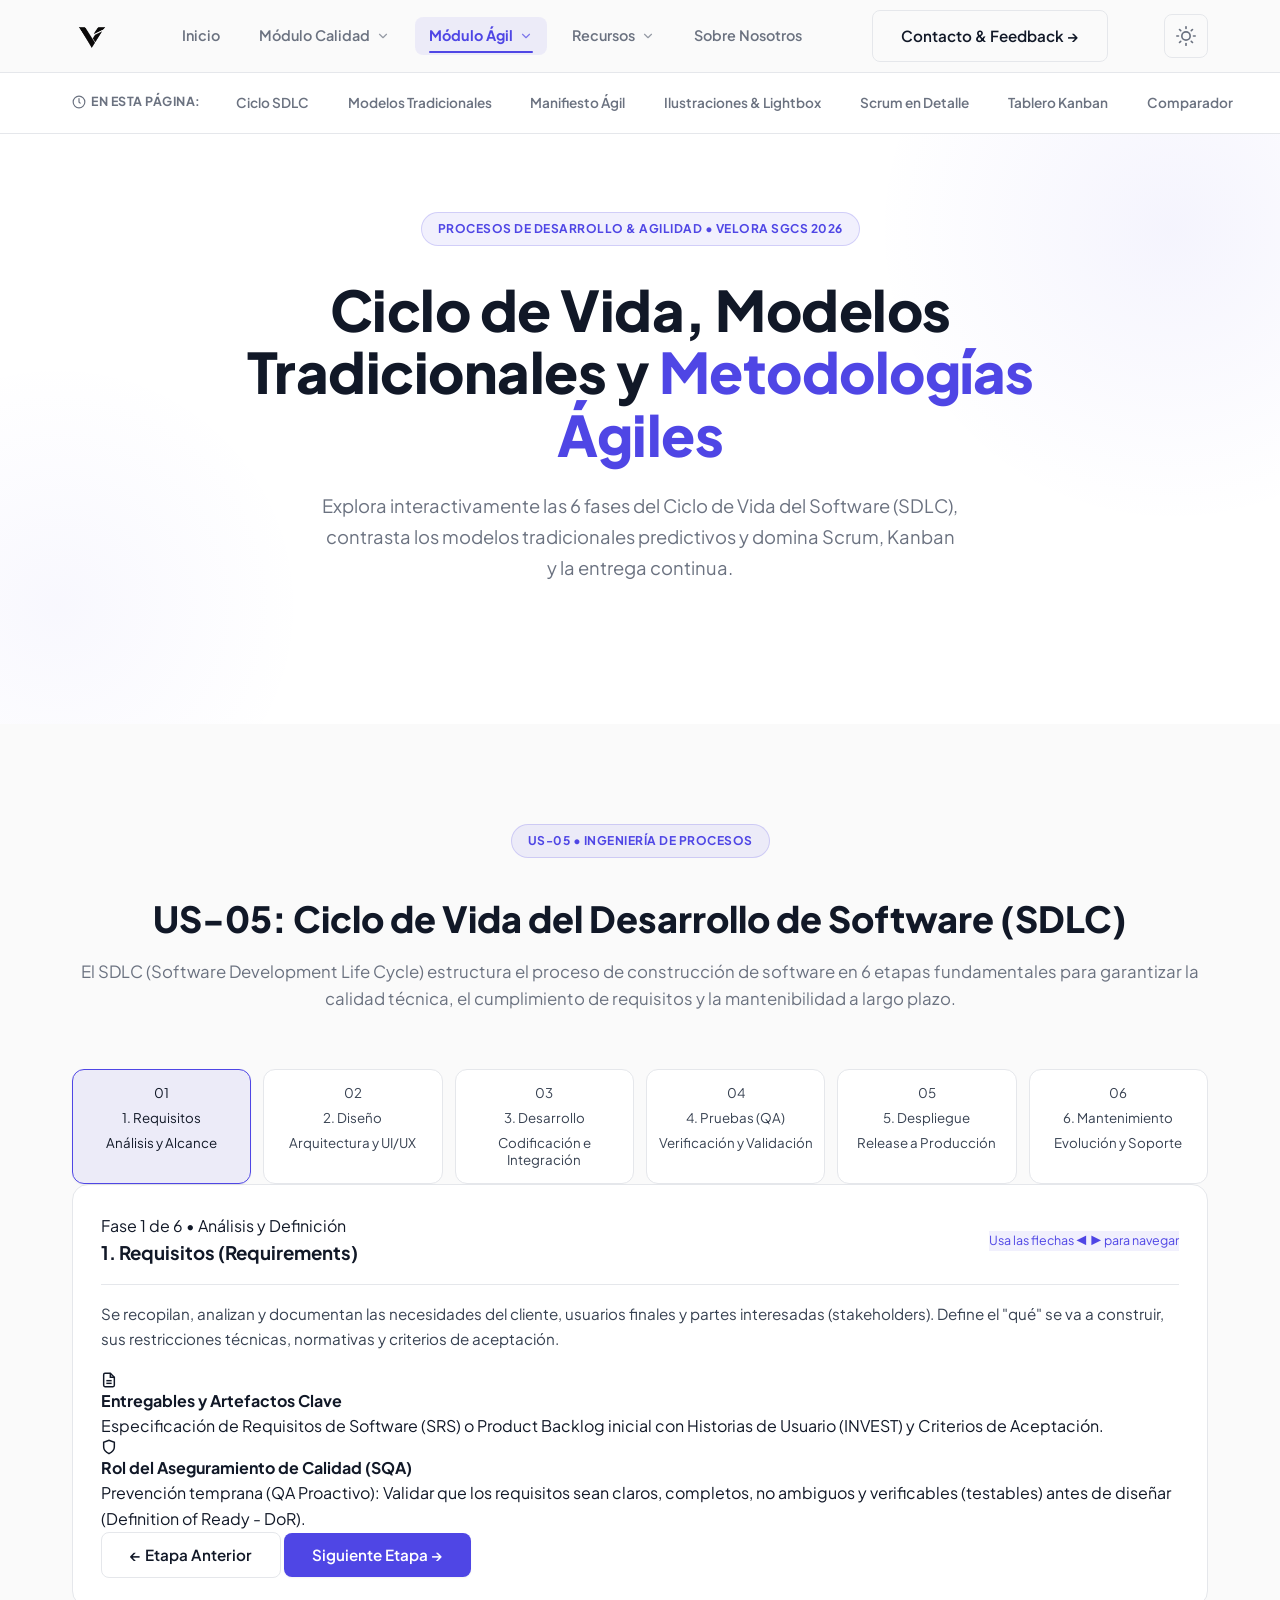
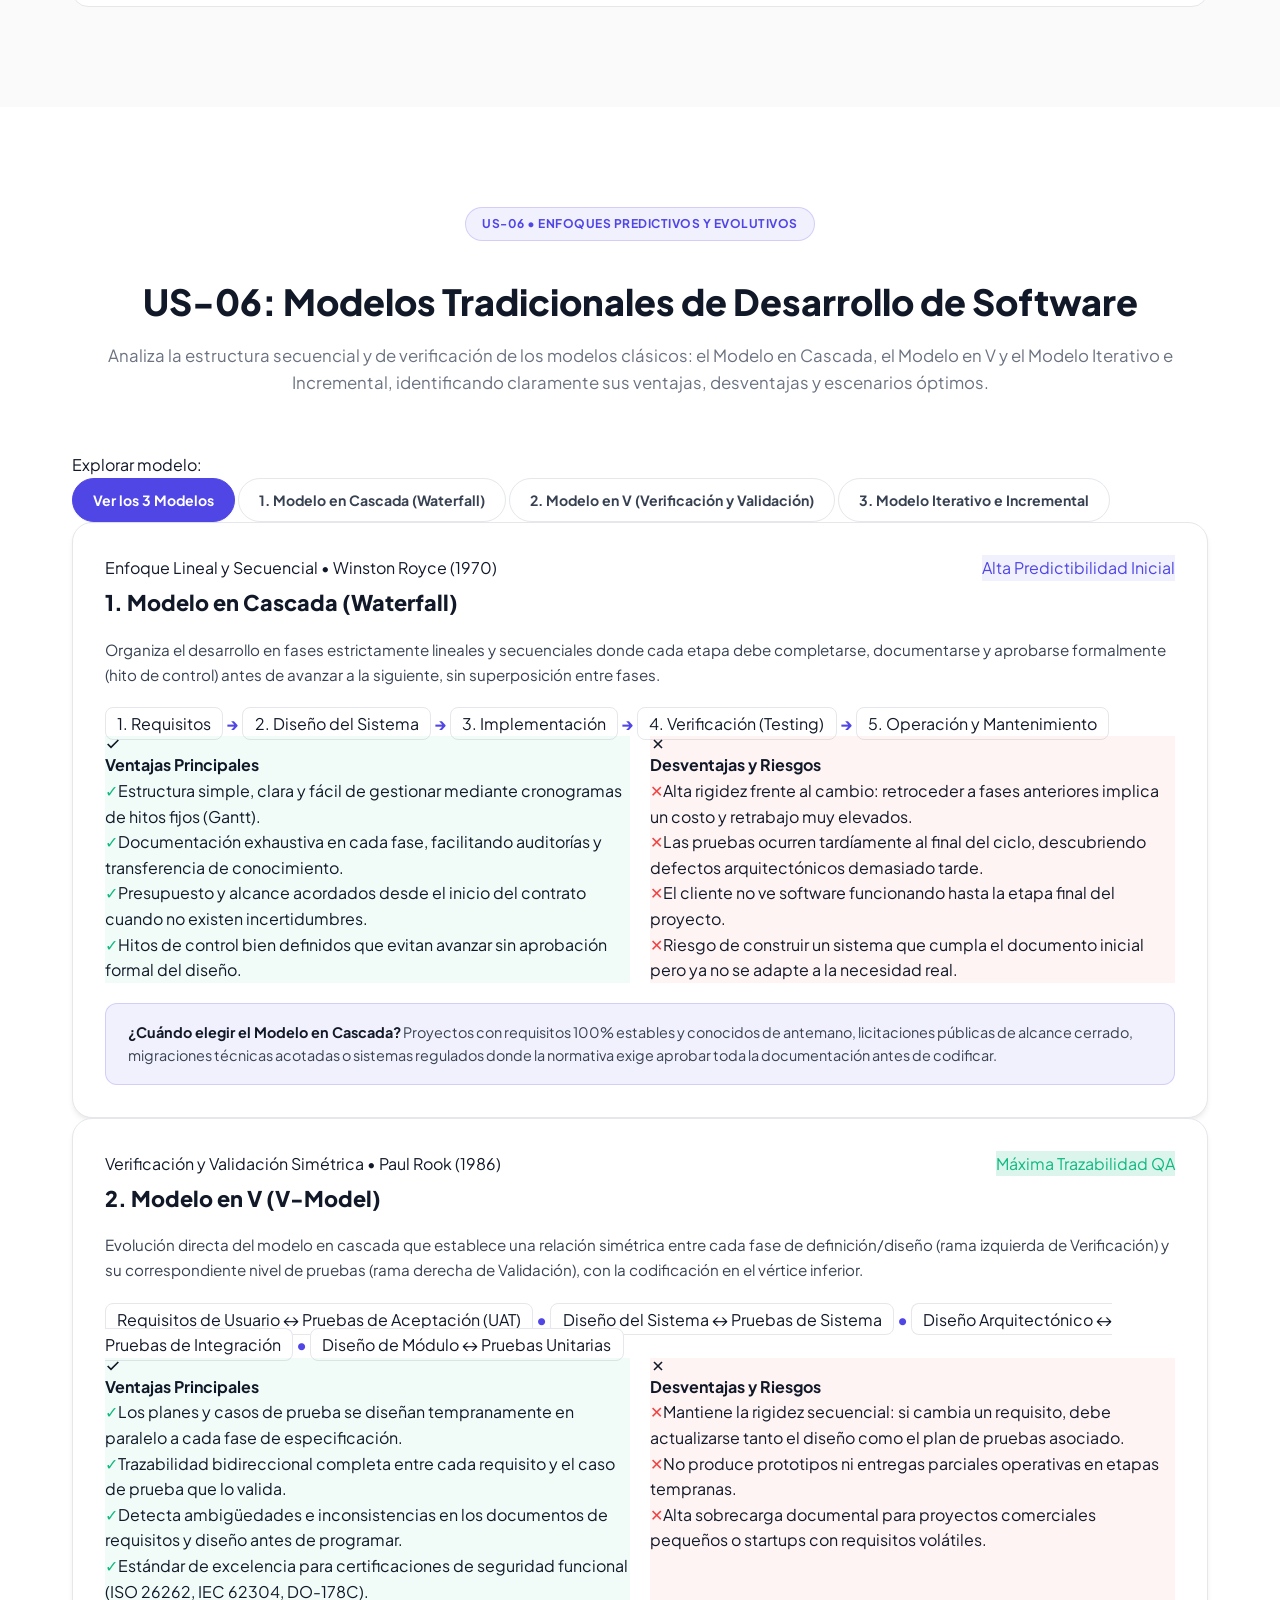
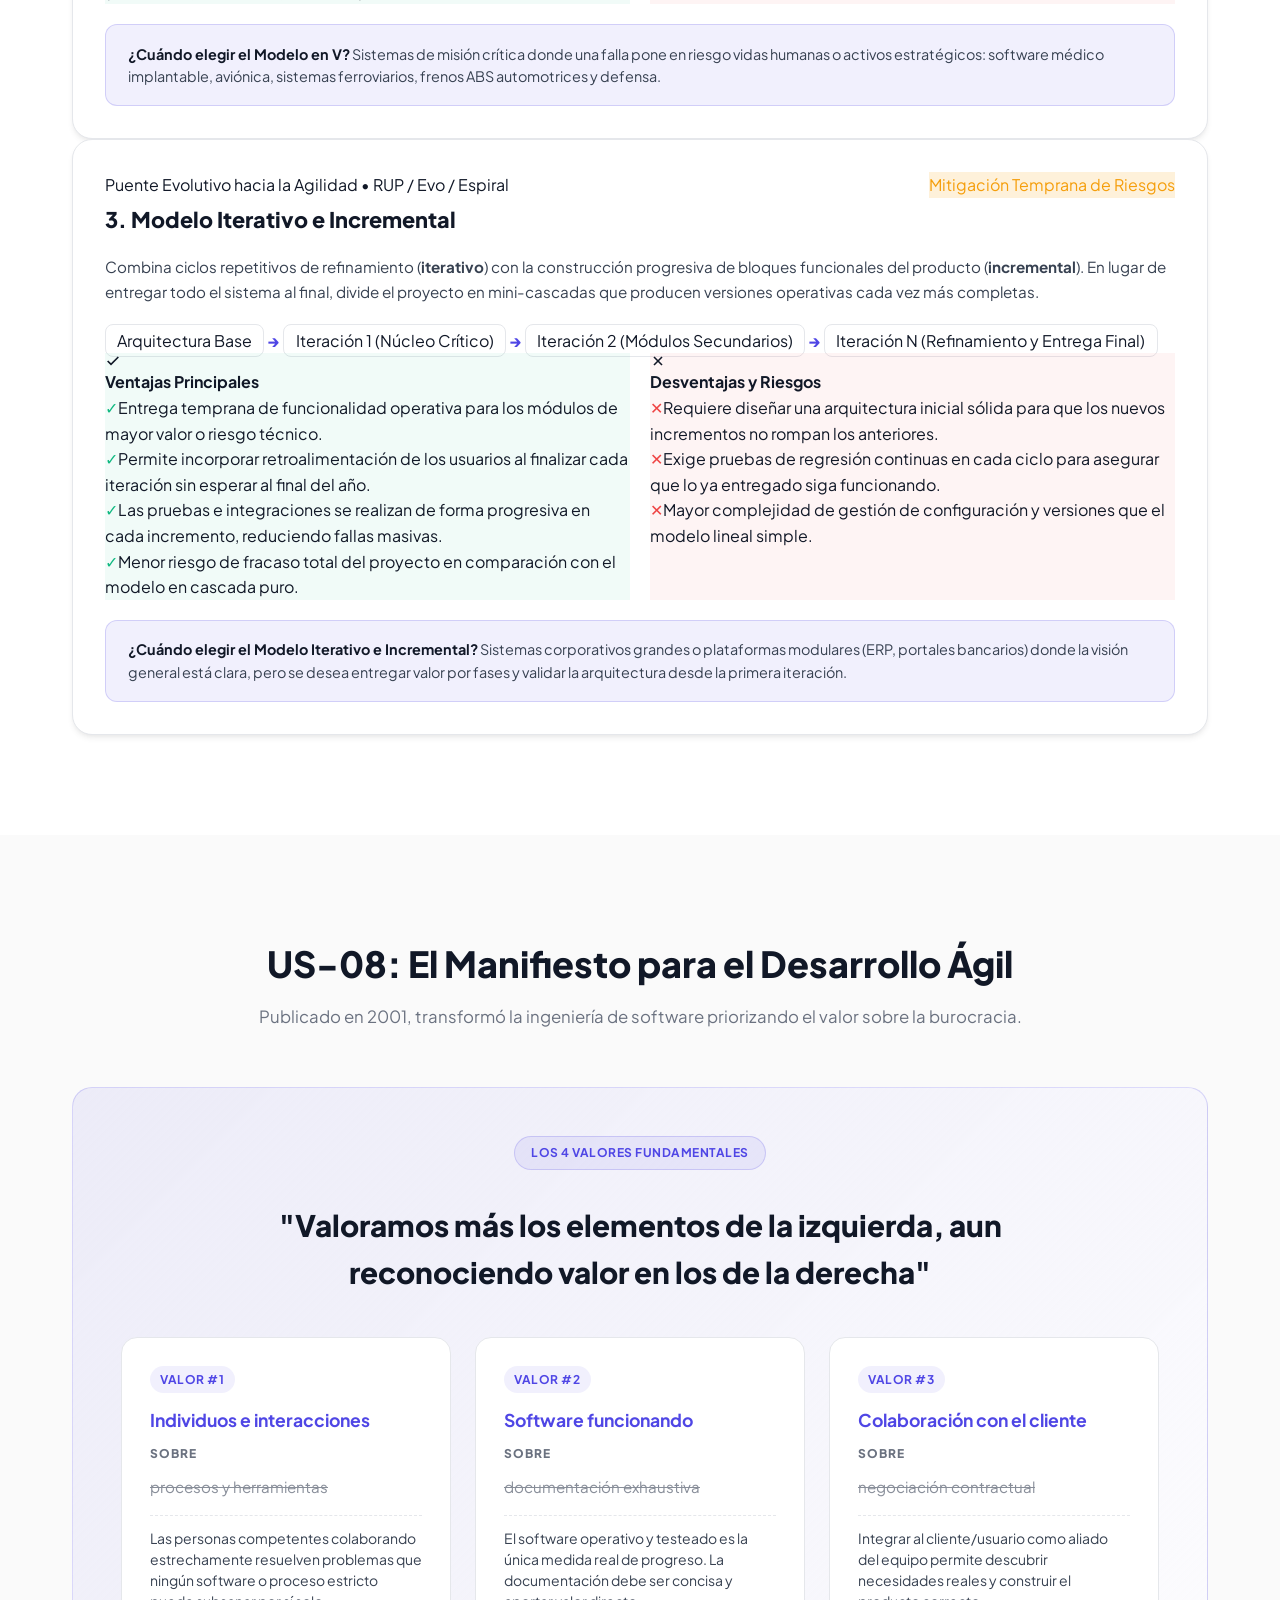
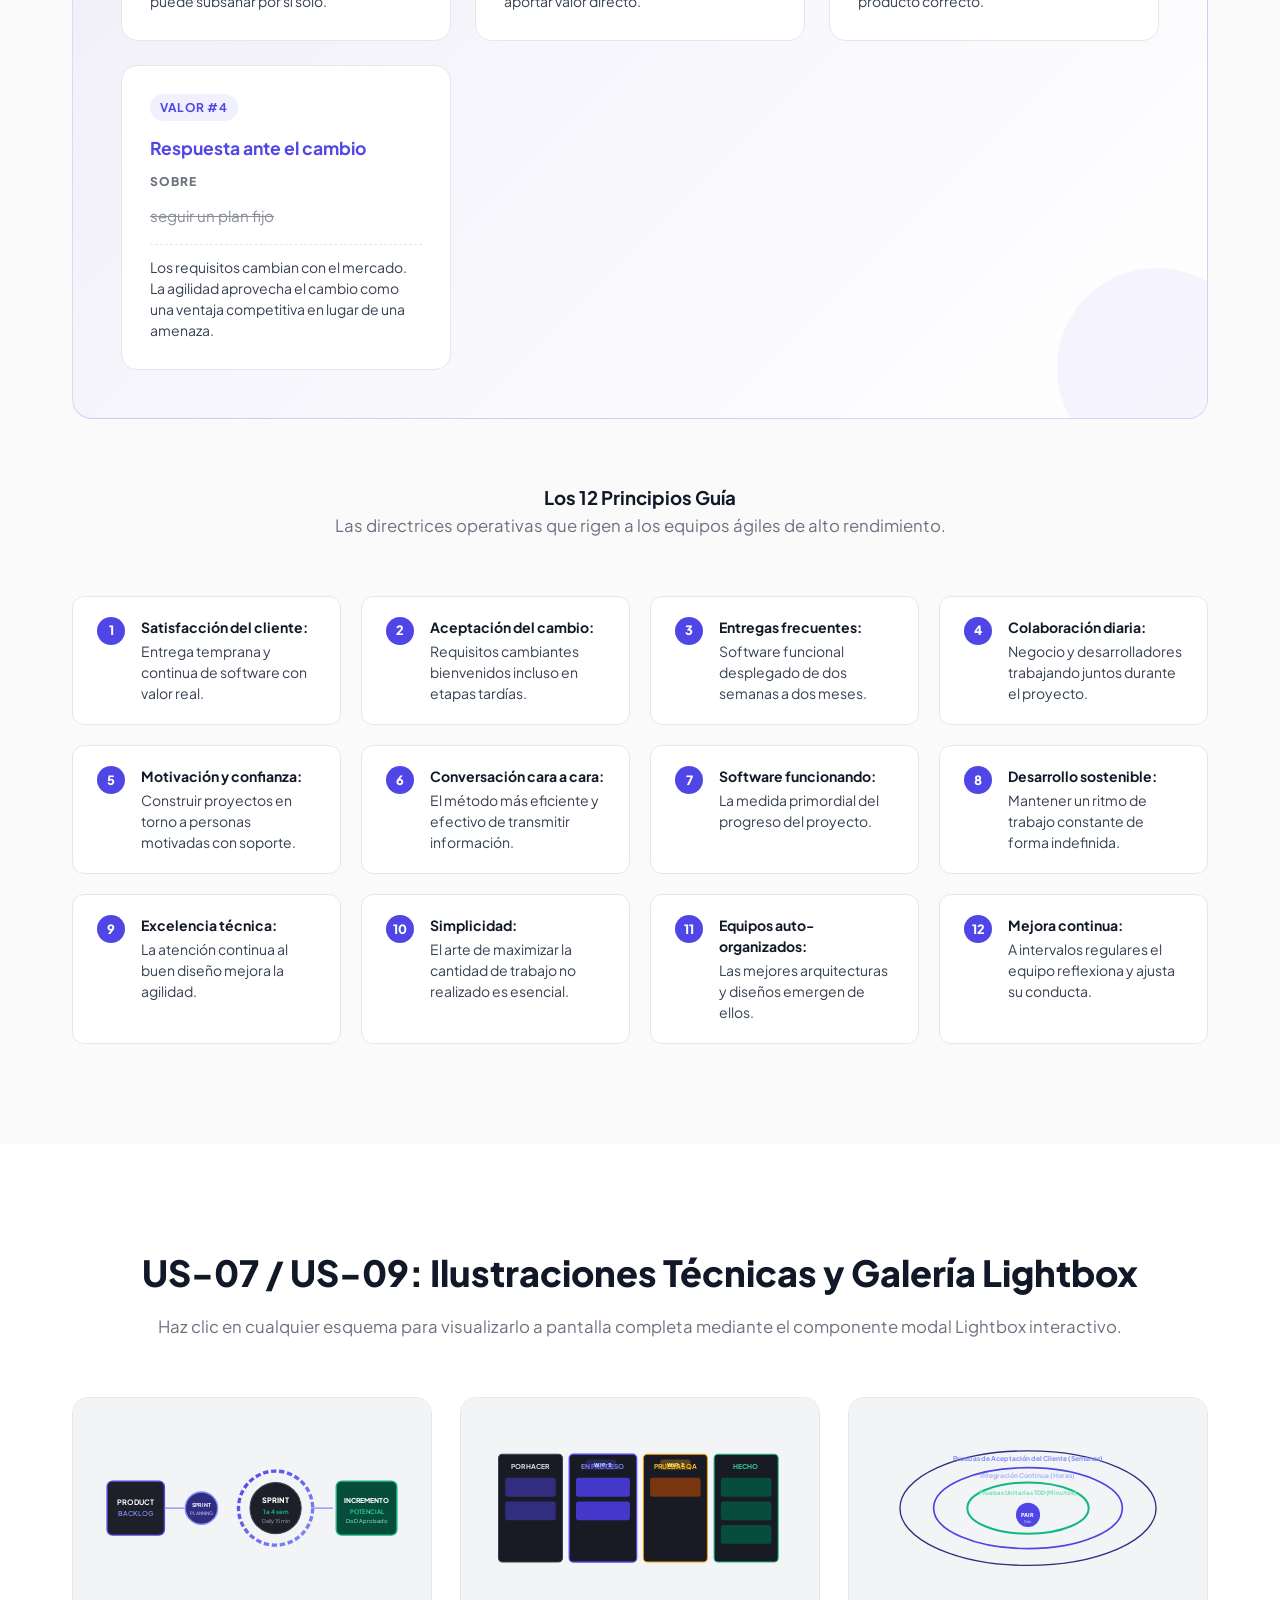
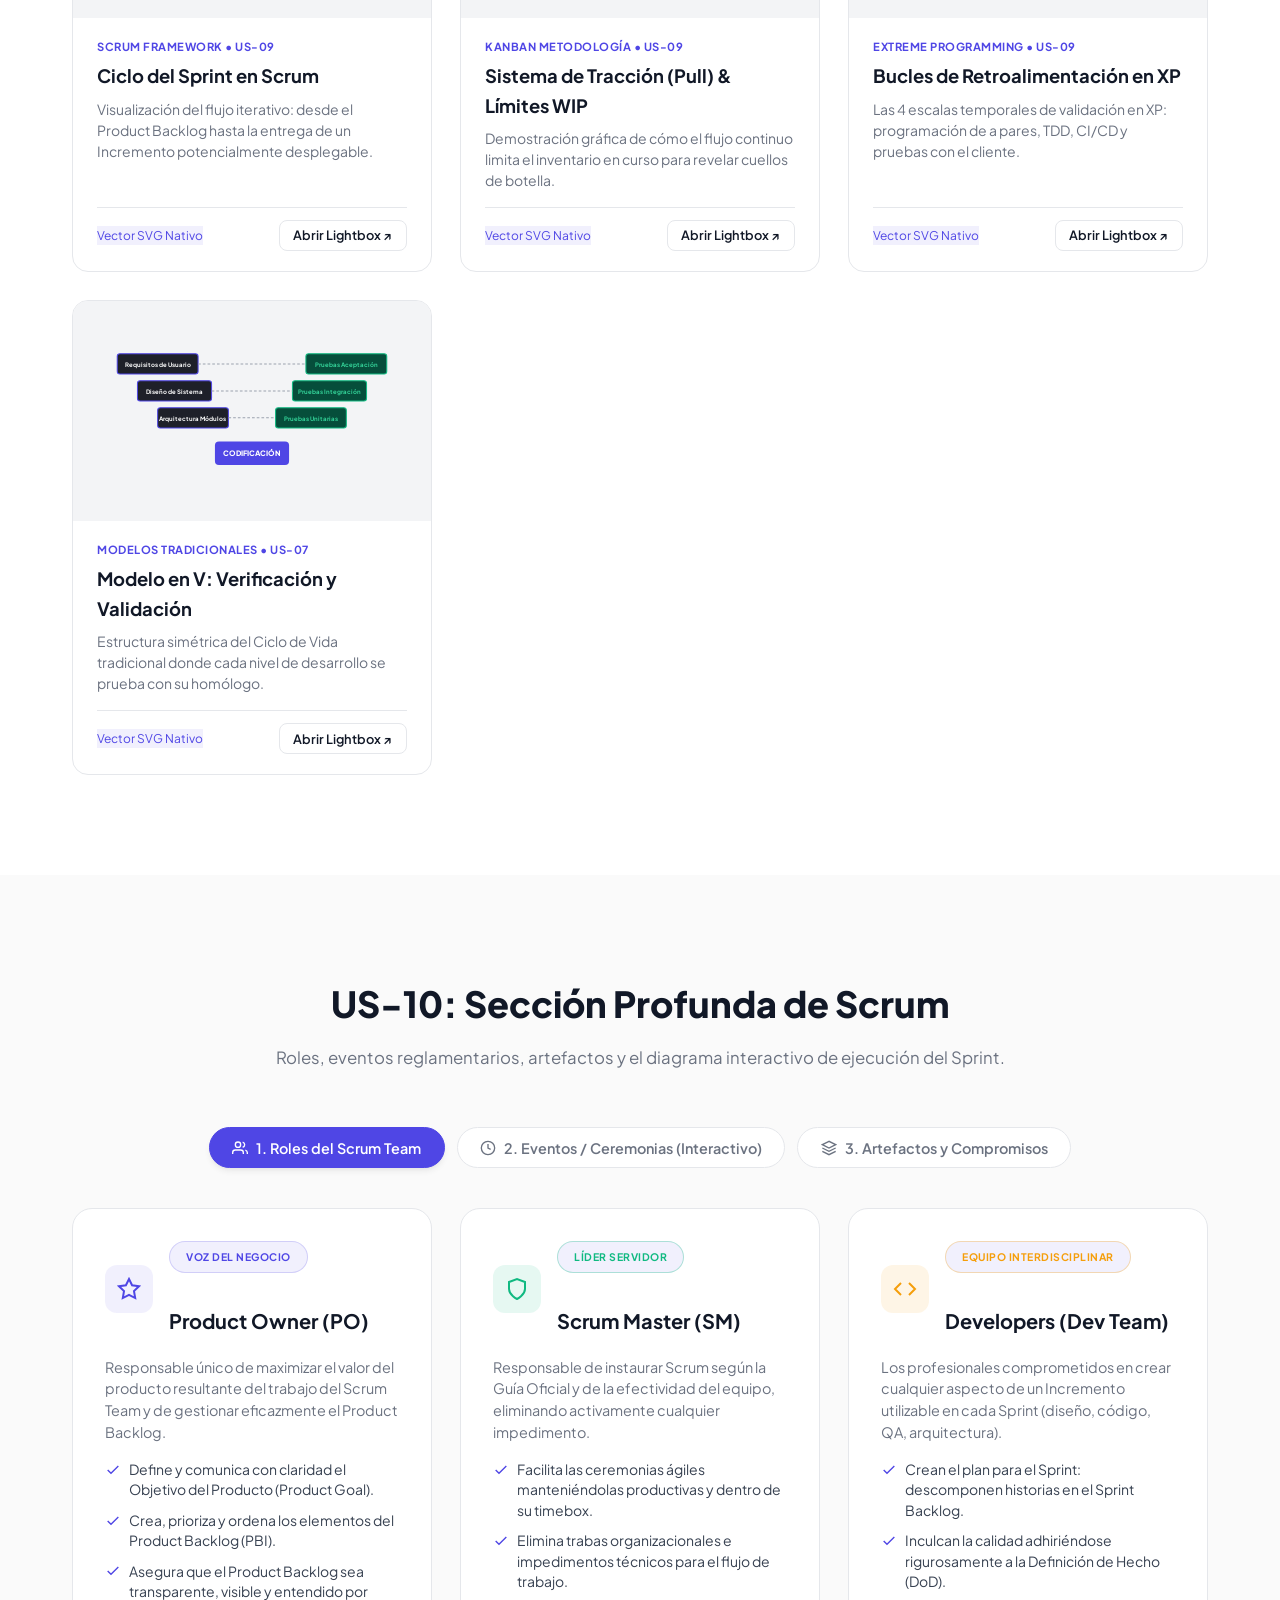
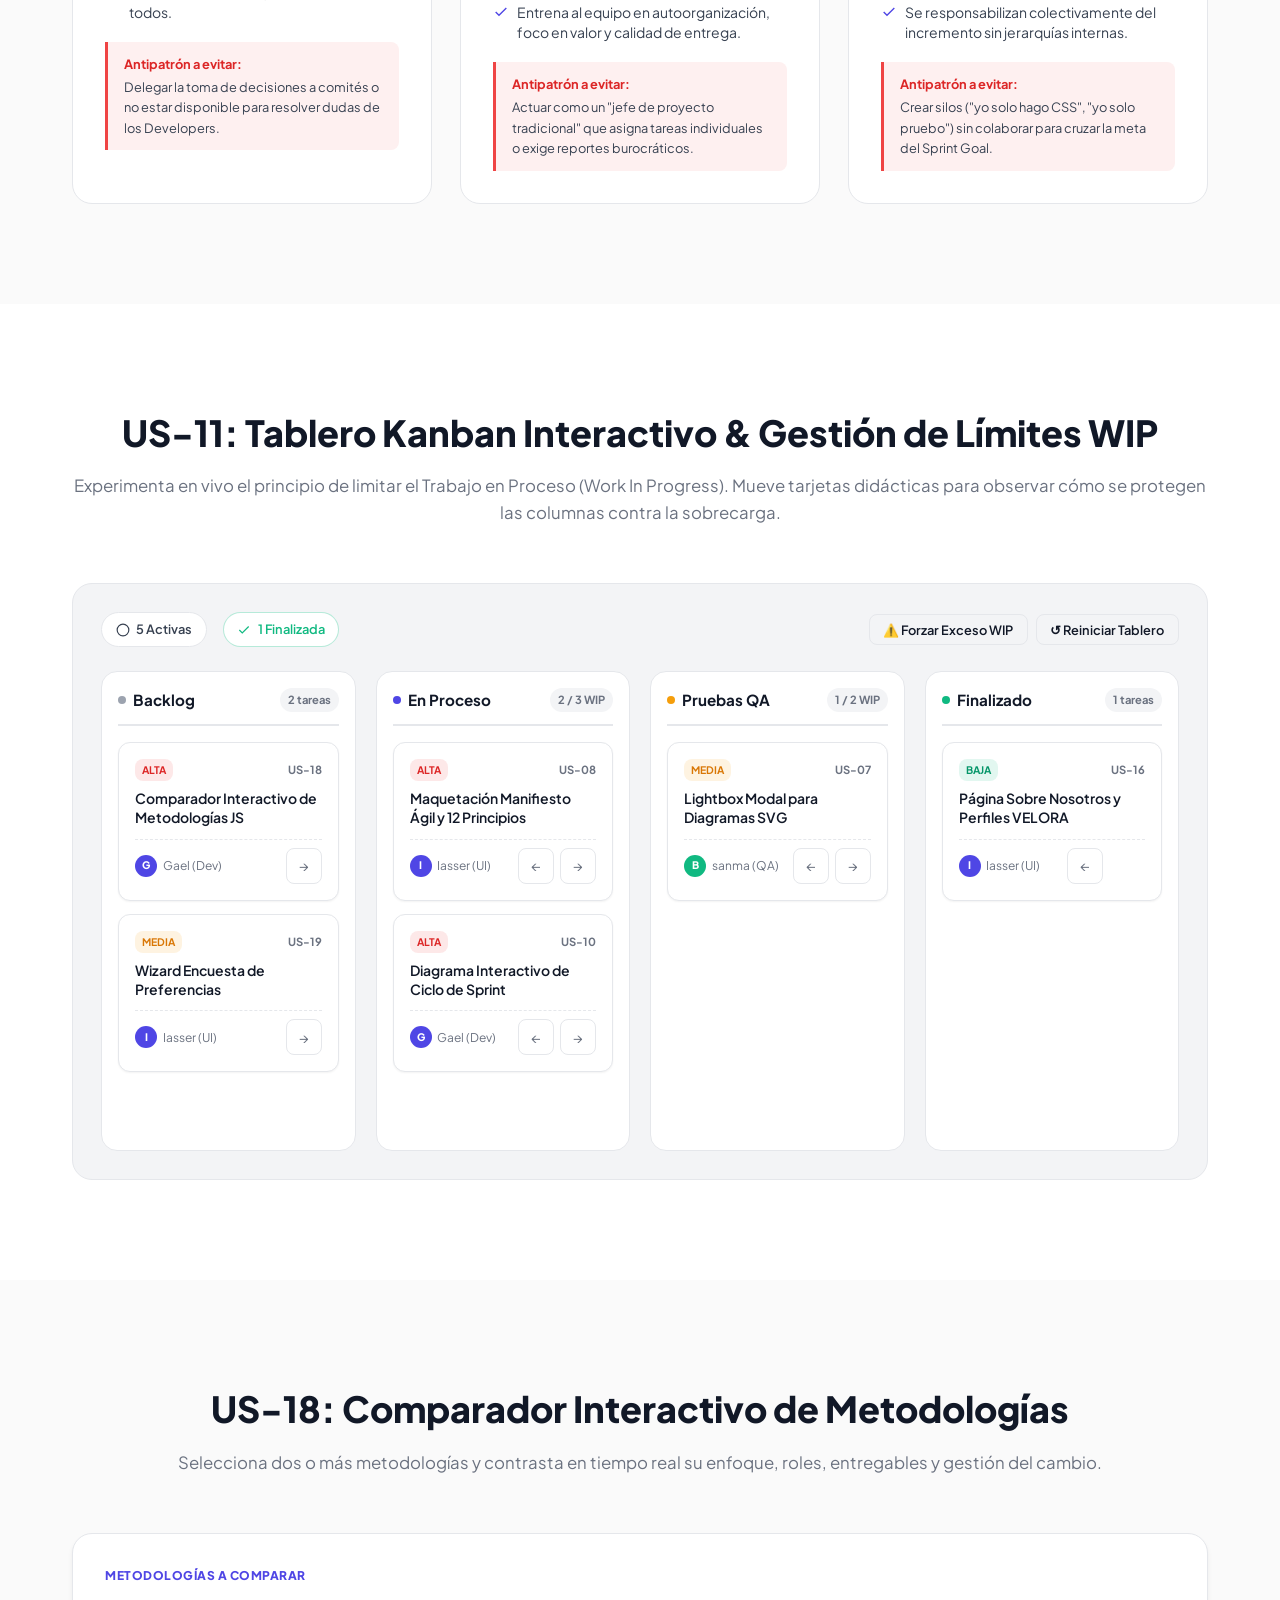
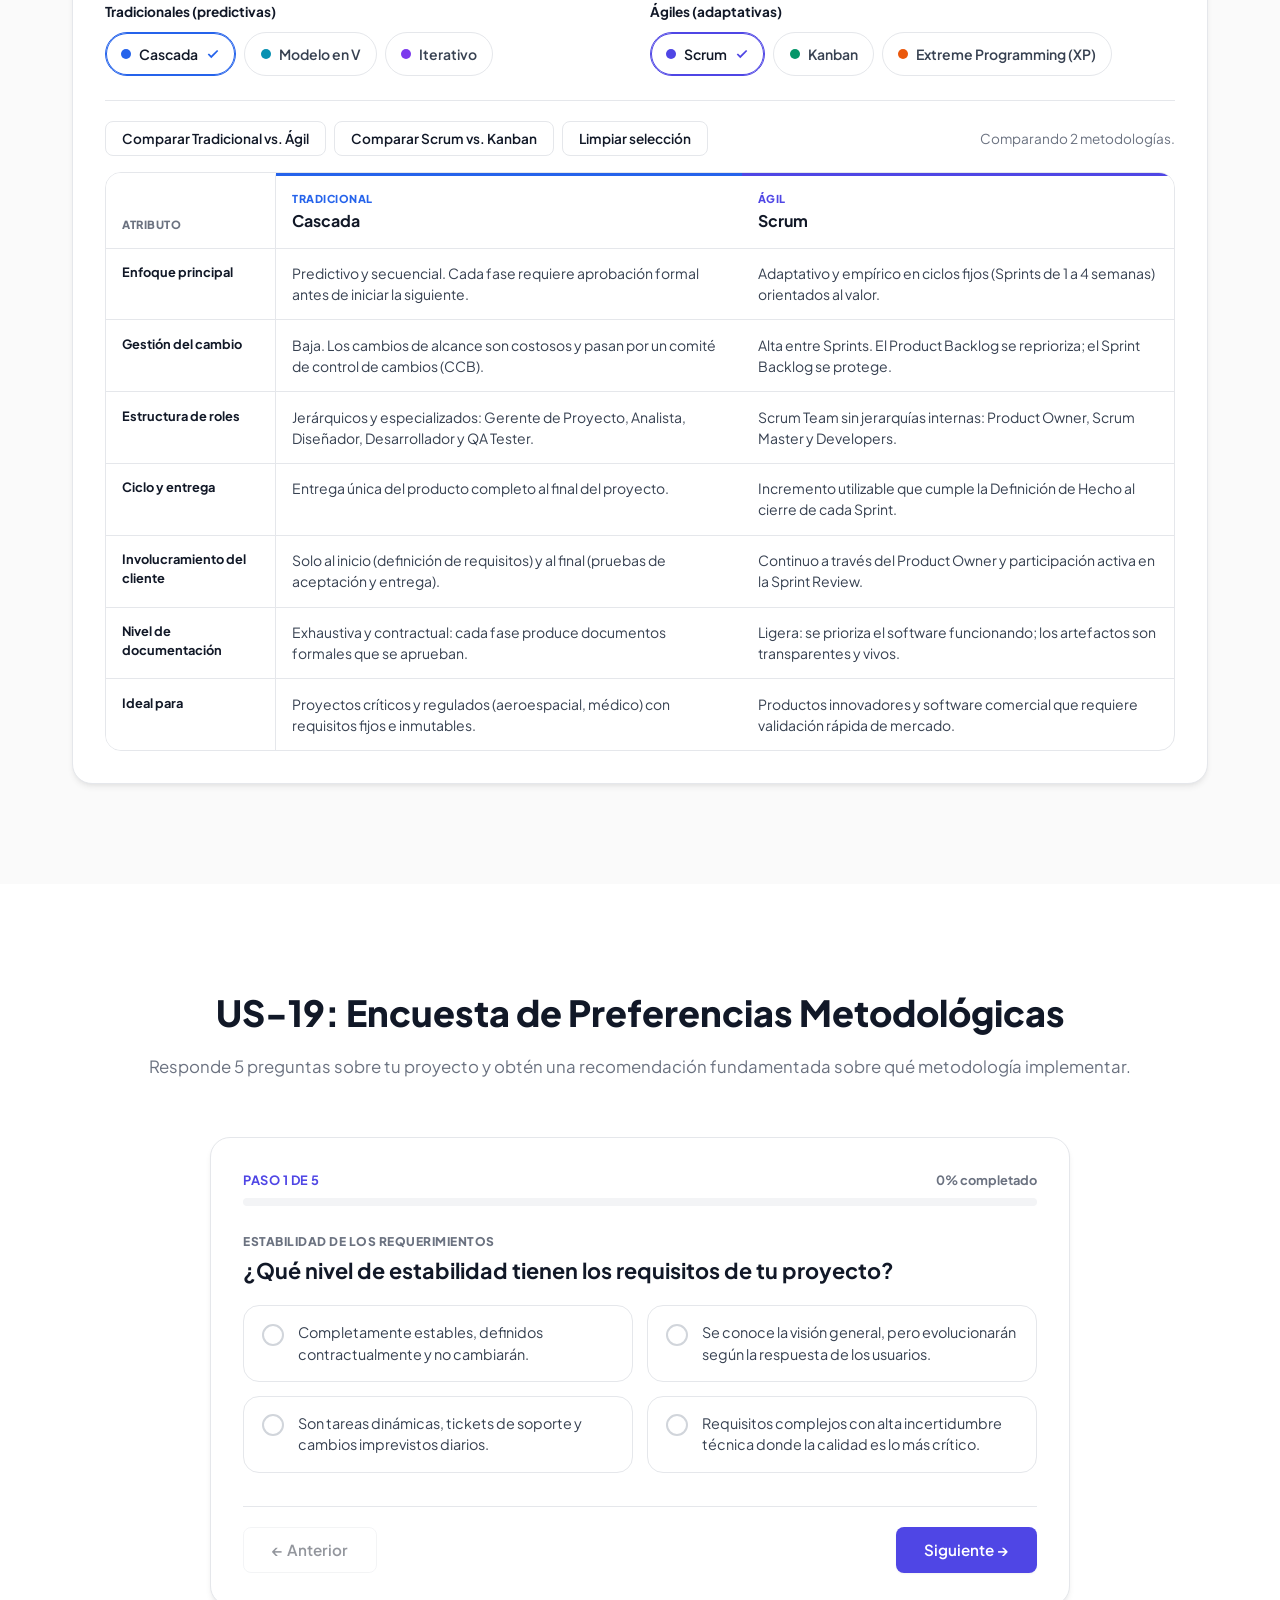
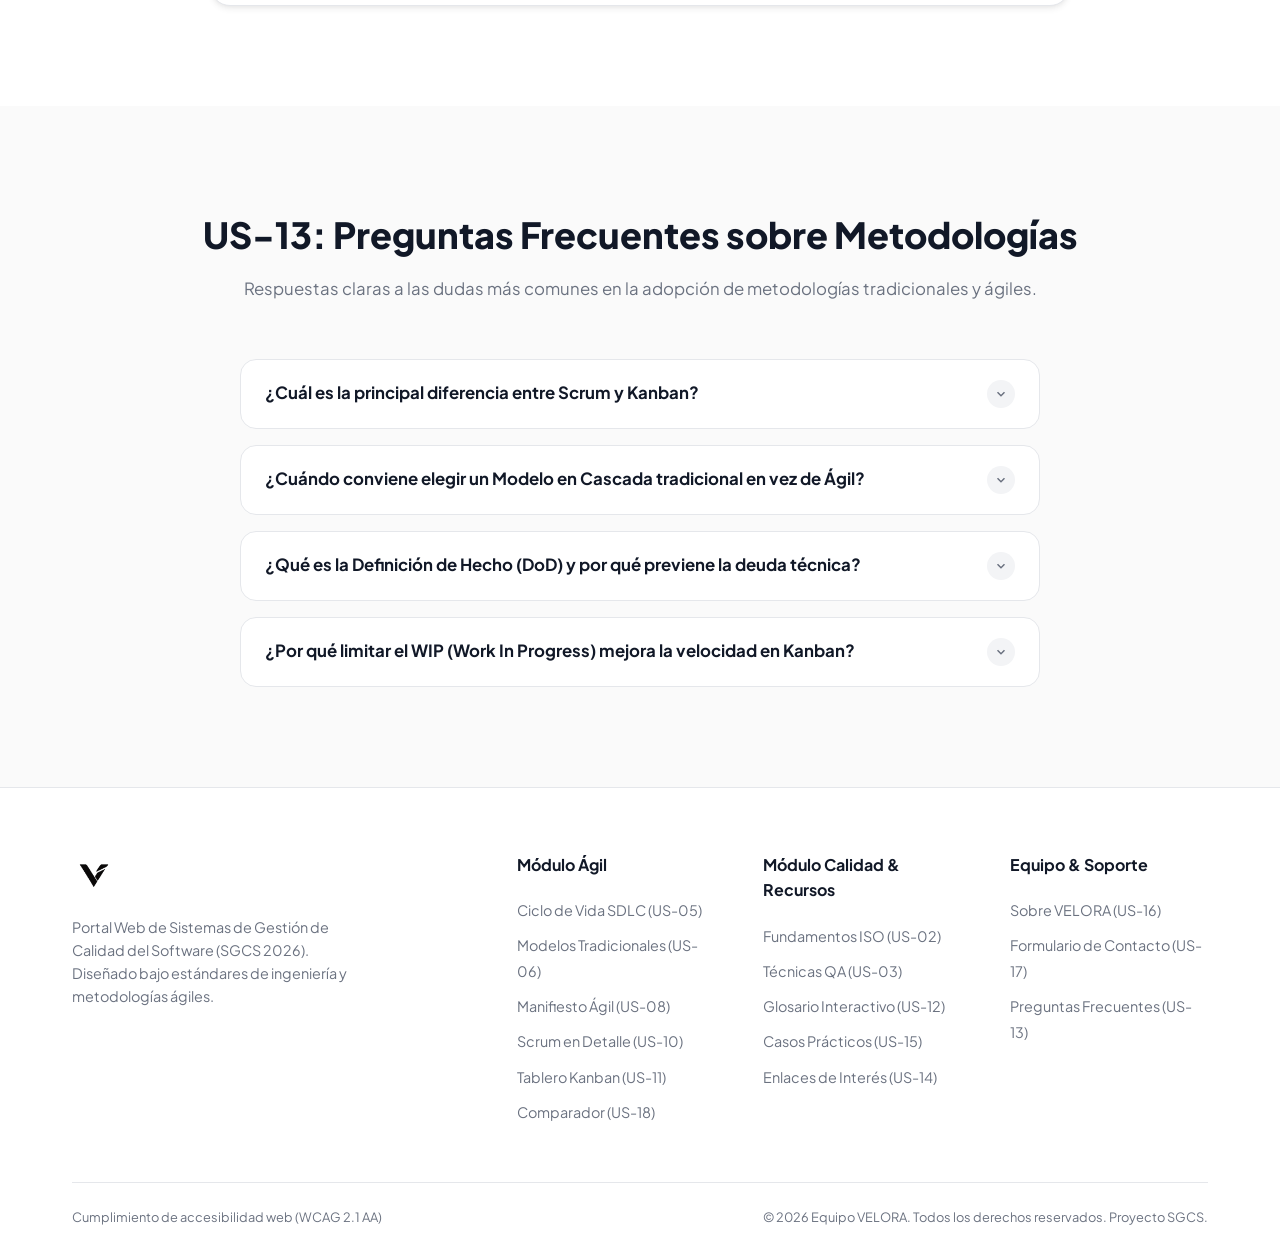
<file: metodologias.html>
<!DOCTYPE html>
<html lang="es">

<head>
    <meta charset="UTF-8">
    <meta name="viewport" content="width=device-width, initial-scale=1.0">
    <title>Metodologías Ágiles & Procesos | VELORA — SGCS 2026</title>
    <meta name="description" content="Explora el Ciclo de Vida del Software (SDLC), Modelos Tradicionales, Manifiesto Ágil, Scrum, Kanban con límites WIP, Comparador y Encuesta interactiva.">
    <link rel="preconnect" href="https://fonts.googleapis.com">
    <link rel="preconnect" href="https://fonts.gstatic.com" crossorigin>
    <link href="https://fonts.googleapis.com/css2?family=Plus+Jakarta+Sans:wght@400;500;600;700;800&display=swap" rel="stylesheet">
    <link rel="stylesheet" href="css/styles.css">
</head>

<body>

    <!-- ========== HEADER ========== -->
    <header id="header">
        <div class="container">
            <nav>
                <div class="logo-container">
                    <a href="index.html"><img src="img/VELORA-N.png" alt="Logotipo VELORA" class="logo-img" id="headerLogo"></a>
                </div>

                <ul class="nav-links">
                    <li><a href="index.html" class="nav-link" data-page="index.html">Inicio</a></li>
                    
                    <!-- Módulo Calidad (Sprint 1) -->
                    <li class="nav-item-dropdown">
                        <a href="calidad.html" class="nav-link" data-page="calidad.html">
                            Módulo Calidad
                            <svg class="chevron-icon" xmlns="http://www.w3.org/2000/svg" width="14" height="14" viewBox="0 0 24 24" fill="none" stroke="currentColor" stroke-width="2" stroke-linecap="round" stroke-linejoin="round"><polyline points="6 9 12 15 18 9"/></svg>
                        </a>
                        <div class="dropdown-menu">
                            <span class="dropdown-header">Módulo Sprint 1</span>
                            <a href="calidad.html" class="dropdown-item">
                                <span class="dropdown-item-title">Ver Módulo Completo</span>
                                <span class="dropdown-item-desc">Gestión de Calidad (calidad.html)</span>
                            </a>
                            <div class="dropdown-divider"></div>
                            <span class="dropdown-header">Secciones del Módulo</span>
                            <a href="calidad.html#fundamentos" class="dropdown-item">
                                <span class="dropdown-item-title">Fundamentos ISO (US-02)</span>
                                <span class="dropdown-item-desc">Normas ISO 9126 y 25000</span>
                            </a>
                            <a href="calidad.html#tecnicas" class="dropdown-item">
                                <span class="dropdown-item-title">Técnicas QA (US-03)</span>
                                <span class="dropdown-item-desc">8 Flip-cards interactivas</span>
                            </a>
                            <a href="calidad.html#herramientas" class="dropdown-item">
                                <span class="dropdown-item-title">Herramientas QA (US-04)</span>
                                <span class="dropdown-item-desc">Filtro dinámico de 12 tools</span>
                            </a>
                        </div>
                    </li>

                    <!-- Módulo Ágil (Sprint 2) -->
                    <li class="nav-item-dropdown">
                        <a href="metodologias.html" class="nav-link active-page" data-page="metodologias.html" aria-current="page">
                            Módulo Ágil
                            <svg class="chevron-icon" xmlns="http://www.w3.org/2000/svg" width="14" height="14" viewBox="0 0 24 24" fill="none" stroke="currentColor" stroke-width="2" stroke-linecap="round" stroke-linejoin="round"><polyline points="6 9 12 15 18 9"/></svg>
                        </a>
                        <div class="dropdown-menu">
                            <span class="dropdown-header">Módulo Procesos y Ágil</span>
                            <a href="metodologias.html" class="dropdown-item">
                                <span class="dropdown-item-title">Ver Módulo Completo</span>
                                <span class="dropdown-item-desc">Estás en esta página (metodologias.html)</span>
                            </a>
                            <div class="dropdown-divider"></div>
                            <span class="dropdown-header">Secciones en esta página</span>
                            <a href="#sdlc" class="dropdown-item">
                                <span class="dropdown-item-title">Ciclo de Vida SDLC (US-05)</span>
                                <span class="dropdown-item-desc">Línea de tiempo interactiva de 6 fases</span>
                            </a>
                            <a href="#tradicionales" class="dropdown-item">
                                <span class="dropdown-item-title">Modelos Tradicionales (US-06)</span>
                                <span class="dropdown-item-desc">Cascada, Modelo en V e Iterativo</span>
                            </a>
                            <a href="#manifiesto" class="dropdown-item">
                                <span class="dropdown-item-title">Manifiesto Ágil (US-08)</span>
                                <span class="dropdown-item-desc">4 Valores y 12 Principios</span>
                            </a>
                            <a href="#ilustraciones" class="dropdown-item">
                                <span class="dropdown-item-title">Ilustraciones & Lightbox (US-07/09)</span>
                                <span class="dropdown-item-desc">Diagramas técnicos en alta resolución</span>
                            </a>
                            <a href="#scrum" class="dropdown-item">
                                <span class="dropdown-item-title">Scrum en Detalle (US-10)</span>
                                <span class="dropdown-item-desc">Roles, eventos y ciclo interactivo</span>
                            </a>
                            <a href="#kanban" class="dropdown-item">
                                <span class="dropdown-item-title">Tablero Kanban (US-11)</span>
                                <span class="dropdown-item-desc">Simulador con límites WIP activos</span>
                            </a>
                            <a href="#comparador" class="dropdown-item">
                                <span class="dropdown-item-title">Comparador de Metodologías (US-18)</span>
                                <span class="dropdown-item-desc">Tabla comparativa en tiempo real</span>
                            </a>
                            <a href="#asistente" class="dropdown-item">
                                <span class="dropdown-item-title">Encuesta de Preferencias (US-19)</span>
                                <span class="dropdown-item-desc">Recomendación paso a paso</span>
                            </a>
                            <a href="#faq" class="dropdown-item">
                                <span class="dropdown-item-title">Preguntas Frecuentes (US-13)</span>
                                <span class="dropdown-item-desc">Acordeón interactivo de dudas</span>
                            </a>
                        </div>
                    </li>

                    <!-- Módulo Recursos -->
                    <li class="nav-item-dropdown">
                        <a href="recursos.html" class="nav-link" data-page="recursos.html">
                            Recursos
                            <svg class="chevron-icon" xmlns="http://www.w3.org/2000/svg" width="14" height="14" viewBox="0 0 24 24" fill="none" stroke="currentColor" stroke-width="2" stroke-linecap="round" stroke-linejoin="round"><polyline points="6 9 12 15 18 9"/></svg>
                        </a>
                        <div class="dropdown-menu">
                            <span class="dropdown-header">Centro de Aprendizaje</span>
                            <a href="recursos.html" class="dropdown-item">
                                <span class="dropdown-item-title">Ver Todos los Recursos</span>
                                <span class="dropdown-item-desc">Centro de Recursos (recursos.html)</span>
                            </a>
                            <div class="dropdown-divider"></div>
                            <span class="dropdown-header">Secciones de Recursos</span>
                            <a href="recursos.html#glosario" class="dropdown-item">
                                <span class="dropdown-item-title">Glosario Interactivo (US-12)</span>
                                <span class="dropdown-item-desc">Buscador en vivo y filtro A-Z</span>
                            </a>
                            <a href="recursos.html#ejercicios" class="dropdown-item">
                                <span class="dropdown-item-title">Casos Prácticos (US-15)</span>
                                <span class="dropdown-item-desc">4 escenarios reales con solución</span>
                            </a>
                            <a href="recursos.html#enlaces" class="dropdown-item">
                                <span class="dropdown-item-title">Enlaces de Interés (US-14)</span>
                                <span class="dropdown-item-desc">Bibliografía y recursos externos</span>
                            </a>
                        </div>
                    </li>

                    <li><a href="nosotros.html" class="nav-link" data-page="nosotros.html">Sobre Nosotros</a></li>
                </ul>

                <div class="nav-cta">
                    <a href="nosotros.html#contacto" class="btn btn-secondary">Contacto & Feedback →</a>
                </div>

                <button class="theme-toggle" id="themeToggle" aria-label="Cambiar tema">
                    <svg class="icon-sun" xmlns="http://www.w3.org/2000/svg" width="20" height="20" viewBox="0 0 24 24" fill="none" stroke="currentColor" stroke-width="2" stroke-linecap="round" stroke-linejoin="round">
                        <circle cx="12" cy="12" r="5" />
                        <line x1="12" y1="1" x2="12" y2="3" />
                        <line x1="12" y1="21" x2="12" y2="23" />
                        <line x1="4.22" y1="4.22" x2="5.64" y2="5.64" />
                        <line x1="18.36" y1="18.36" x2="19.78" y2="19.78" />
                        <line x1="1" y1="12" x2="3" y2="12" />
                        <line x1="21" y1="12" x2="23" y2="12" />
                        <line x1="4.22" y1="19.78" x2="5.64" y2="18.36" />
                        <line x1="18.36" y1="5.64" x2="19.78" y2="4.22" />
                    </svg>
                    <svg class="icon-moon" xmlns="http://www.w3.org/2000/svg" width="20" height="20" viewBox="0 0 24 24" fill="none" stroke="currentColor" stroke-width="2" stroke-linecap="round" stroke-linejoin="round">
                        <path d="M21 12.79A9 9 0 1 1 11.21 3 7 7 0 0 0 21 12.79z" />
                    </svg>
                </button>

                <button class="hamburger" id="hamburger" aria-label="Abrir menú de navegación" aria-expanded="false" aria-controls="mobileNav" type="button">
                    <span></span>
                    <span></span>
                    <span></span>
                </button>
            </nav>
        </div>
    </header>

    <!-- Subnav de secciones internas en metodologias.html -->
    <div class="subnav" aria-label="Navegación interna de procesos y metodologías">
        <div class="container subnav-container">
            <span class="subnav-label">
                <svg xmlns="http://www.w3.org/2000/svg" width="14" height="14" viewBox="0 0 24 24" fill="none" stroke="currentColor" stroke-width="2" stroke-linecap="round" stroke-linejoin="round"><circle cx="12" cy="12" r="10"/><polyline points="12 6 12 12 14 14"/></svg>
                En esta página:
            </span>
            <ul class="subnav-links">
                <li><a href="#sdlc" class="subnav-link active">Ciclo SDLC</a></li>
                <li><a href="#tradicionales" class="subnav-link">Modelos Tradicionales</a></li>
                <li><a href="#manifiesto" class="subnav-link">Manifiesto Ágil</a></li>
                <li><a href="#ilustraciones" class="subnav-link">Ilustraciones & Lightbox</a></li>
                <li><a href="#scrum" class="subnav-link">Scrum en Detalle</a></li>
                <li><a href="#kanban" class="subnav-link">Tablero Kanban</a></li>
                <li><a href="#comparador" class="subnav-link">Comparador</a></li>
                <li><a href="#asistente" class="subnav-link">Encuesta</a></li>
                <li><a href="#faq" class="subnav-link">FAQ</a></li>
            </ul>
        </div>
    </div>

    <!-- Menú móvil accesible -->
    <div class="mobile-nav" id="mobileNav">
        <div class="mobile-nav-group">
            <span class="mobile-nav-heading">Páginas del Portal</span>
            <a href="index.html" class="mobile-nav-link" data-page="index.html">
                <span>Inicio</span>
                <span class="mobile-nav-badge">Página</span>
            </a>
            <a href="calidad.html" class="mobile-nav-link" data-page="calidad.html">
                <span>Módulo Calidad</span>
                <span class="mobile-nav-badge">Página</span>
            </a>
            <a href="metodologias.html" class="mobile-nav-link active-page" data-page="metodologias.html">
                <span>Módulo Ágil</span>
                <span class="mobile-nav-badge">Página actual</span>
            </a>
            <div class="mobile-sublinks">
                <a href="#sdlc" class="mobile-sublink">↳ Ciclo de Vida SDLC (US-05)</a>
                <a href="#tradicionales" class="mobile-sublink">↳ Modelos Tradicionales (US-06)</a>
                <a href="#manifiesto" class="mobile-sublink">↳ Manifiesto Ágil (US-08)</a>
                <a href="#ilustraciones" class="mobile-sublink">↳ Ilustraciones & Lightbox (US-07/09)</a>
                <a href="#scrum" class="mobile-sublink">↳ Scrum en Detalle (US-10)</a>
                <a href="#kanban" class="mobile-sublink">↳ Tablero Kanban (US-11)</a>
                <a href="#comparador" class="mobile-sublink">↳ Comparador de Metodologías (US-18)</a>
                <a href="#asistente" class="mobile-sublink">↳ Encuesta de Preferencias (US-19)</a>
                <a href="#faq" class="mobile-sublink">↳ FAQ Ágil (US-13)</a>
            </div>
            <a href="recursos.html" class="mobile-nav-link" data-page="recursos.html">
                <span>Recursos</span>
                <span class="mobile-nav-badge">Página</span>
            </a>
            <div class="mobile-sublinks">
                <a href="recursos.html#glosario" class="mobile-sublink">↳ Glosario de Términos (US-12)</a>
                <a href="recursos.html#ejercicios" class="mobile-sublink">↳ Casos Prácticos (US-15)</a>
                <a href="recursos.html#enlaces" class="mobile-sublink">↳ Enlaces de Interés (US-14)</a>
            </div>
            <a href="nosotros.html" class="mobile-nav-link" data-page="nosotros.html">
                <span>Sobre Nosotros</span>
                <span class="mobile-nav-badge">Página</span>
            </a>
            <div class="mobile-sublinks">
                <a href="nosotros.html#contacto" class="mobile-sublink">↳ Formulario de Contacto (US-17)</a>
            </div>
        </div>

        <div class="mobile-nav-divider"></div>

        <a href="nosotros.html#contacto" class="btn btn-primary">Enviar Feedback</a>
    </div>

    <main>

        <!-- ========== HERO ========== -->
        <section class="hero" id="agile-hero">
            <div class="container">
                <div class="hero-content">
                    <span class="tech-badge">PROCESOS DE DESARROLLO & AGILIDAD • VELORA SGCS 2026</span>
                    <h1>Ciclo de Vida, Modelos Tradicionales y <span class="gradient-text">Metodologías Ágiles</span></h1>
                    <p>Explora interactivamente las 6 fases del Ciclo de Vida del Software (SDLC), contrasta los modelos tradicionales predictivos y domina Scrum, Kanban y la entrega continua.</p>
                </div>
            </div>
        </section>

        <!-- ========== US-05: CICLO DE VIDA DEL DESARROLLO DE SOFTWARE (SDLC) ========== -->
        <section class="modules" id="sdlc">
            <div class="container">
                <div class="section-header">
                    <span class="tech-badge">US-05 • Ingeniería de Procesos</span>
                    <h2>US-05: Ciclo de Vida del Desarrollo de Software (SDLC)</h2>
                    <p>El SDLC (Software Development Life Cycle) estructura el proceso de construcción de software en 6 etapas fundamentales para garantizar la calidad técnica, el cumplimiento de requisitos y la mantenibilidad a largo plazo.</p>
                </div>

                <div class="sdlc-timeline-wrapper" aria-label="Línea de tiempo interactiva del Ciclo de Vida del Desarrollo de Software">
                    <!-- Barra de Progreso y Botones de las 6 Etapas -->
                    <div class="sdlc-stepper-track">
                        <div class="sdlc-progress-line" aria-hidden="true">
                            <div class="sdlc-progress-fill" id="sdlcProgressFill" style="width: 0%;"></div>
                        </div>

                        <div class="sdlc-steps-grid" role="tablist" aria-label="Etapas del SDLC">
                            <!-- Etapa 1 -->
                            <button class="sdlc-step-btn active" type="button" role="tab" aria-selected="true" data-sdlc-stage="requisitos">
                                <span class="sdlc-step-circle">01</span>
                                <span class="sdlc-step-name">1. Requisitos</span>
                                <span class="sdlc-step-sub">Análisis y Alcance</span>
                            </button>

                            <!-- Etapa 2 -->
                            <button class="sdlc-step-btn" type="button" role="tab" aria-selected="false" data-sdlc-stage="diseno">
                                <span class="sdlc-step-circle">02</span>
                                <span class="sdlc-step-name">2. Diseño</span>
                                <span class="sdlc-step-sub">Arquitectura y UI/UX</span>
                            </button>

                            <!-- Etapa 3 -->
                            <button class="sdlc-step-btn" type="button" role="tab" aria-selected="false" data-sdlc-stage="desarrollo">
                                <span class="sdlc-step-circle">03</span>
                                <span class="sdlc-step-name">3. Desarrollo</span>
                                <span class="sdlc-step-sub">Codificación e Integración</span>
                            </button>

                            <!-- Etapa 4 -->
                            <button class="sdlc-step-btn" type="button" role="tab" aria-selected="false" data-sdlc-stage="pruebas">
                                <span class="sdlc-step-circle">04</span>
                                <span class="sdlc-step-name">4. Pruebas (QA)</span>
                                <span class="sdlc-step-sub">Verificación y Validación</span>
                            </button>

                            <!-- Etapa 5 -->
                            <button class="sdlc-step-btn" type="button" role="tab" aria-selected="false" data-sdlc-stage="despliegue">
                                <span class="sdlc-step-circle">05</span>
                                <span class="sdlc-step-name">5. Despliegue</span>
                                <span class="sdlc-step-sub">Release a Producción</span>
                            </button>

                            <!-- Etapa 6 -->
                            <button class="sdlc-step-btn" type="button" role="tab" aria-selected="false" data-sdlc-stage="mantenimiento">
                                <span class="sdlc-step-circle">06</span>
                                <span class="sdlc-step-name">6. Mantenimiento</span>
                                <span class="sdlc-step-sub">Evolución y Soporte</span>
                            </button>
                        </div>
                    </div>

                    <!-- Panel de Detalle de la Etapa Seleccionada -->
                    <div class="sdlc-detail-panel" id="sdlcDetailPanel" role="tabpanel" aria-live="polite">
                        <div class="sdlc-detail-header">
                            <div>
                                <span class="sdlc-stage-badge" id="sdlcStageBadge">Etapa 1 de 6 • Ingeniería de Requisitos</span>
                                <h3 id="sdlcStageTitle">1. Análisis y Definición de Requisitos</h3>
                            </div>
                            <span class="badge" style="background: var(--accent-subtle); color: var(--accent); font-size: 0.78rem;">Usa las flechas ◀ ▶ para navegar</span>
                        </div>

                        <p class="sdlc-detail-desc" id="sdlcStageDesc">
                            Fase inicial crítica donde se recolectan, analizan, priorizan y documentan las necesidades de los usuarios, las reglas del negocio y las restricciones técnicas o legales del sistema a construir.
                        </p>

                        <div class="sdlc-detail-columns">
                            <div class="sdlc-info-box">
                                <h4>
                                    <svg width="16" height="16" viewBox="0 0 24 24" fill="none" stroke="currentColor" stroke-width="2.2"><path d="M14 2H6a2 2 0 0 0-2 2v16a2 2 0 0 0 2 2h12a2 2 0 0 0 2-2V8z"/><polyline points="14 2 14 8 20 8"/><line x1="16" y1="13" x2="8" y2="13"/><line x1="16" y1="17" x2="8" y2="17"/></svg>
                                    Entregables y Artefactos Clave
                                </h4>
                                <ul id="sdlcStageDeliverables">
                                    <li>Especificación de Requisitos de Software (SRS) o Product Backlog inicial</li>
                                    <li>Historias de Usuario con Criterios de Aceptación (formato Given/When/Then)</li>
                                    <li>Matriz de Trazabilidad y análisis de viabilidad técnica y económica</li>
                                </ul>
                            </div>

                            <div class="sdlc-info-box">
                                <h4>
                                    <svg width="16" height="16" viewBox="0 0 24 24" fill="none" stroke="currentColor" stroke-width="2.2"><path d="M12 22s8-4 8-10V5l-8-3-8 3v7c0 6 8 10 8 10z"/></svg>
                                    Rol del Aseguramiento de Calidad (SQA)
                                </h4>
                                <p id="sdlcStageQaRole">
                                    Prevención temprana de defectos (Shift-Left Testing): revisión de ambigüedades, completitud y verificabilidad de cada requisito antes de diseñar o escribir código.
                                </p>
                            </div>
                        </div>

                        <div class="sdlc-nav-controls">
                            <button class="btn btn-secondary" type="button" id="sdlcPrevBtn" disabled>← Etapa Anterior</button>
                            <button class="btn btn-primary" type="button" id="sdlcNextBtn">Siguiente Etapa →</button>
                        </div>
                    </div>
                </div>
            </div>
        </section>

        <!-- ========== US-06: MODELOS TRADICIONALES DE DESARROLLO ========== -->
        <section class="modules" id="tradicionales" style="background: var(--bg-secondary);">
            <div class="container">
                <div class="section-header">
                    <span class="tech-badge">US-06 • Enfoques Predictivos y Evolutivos</span>
                    <h2>US-06: Modelos Tradicionales de Desarrollo de Software</h2>
                    <p>Analiza la estructura secuencial y de verificación de los modelos clásicos: el Modelo en Cascada, el Modelo en V y el Modelo Iterativo e Incremental, identificando claramente sus ventajas, desventajas y escenarios óptimos.</p>
                </div>

                <!-- Barra de navegación interna de Modelos Tradicionales -->
                <div class="trad-models-toolbar" role="toolbar" aria-label="Filtrar modelos tradicionales">
                    <span class="trad-toolbar-label">Explorar modelo:</span>
                    <div class="trad-nav-pills">
                        <button class="trad-nav-btn active" type="button" data-trad-target="all" aria-pressed="true">Ver los 3 Modelos</button>
                        <button class="trad-nav-btn" type="button" data-trad-target="cascada" aria-pressed="false">1. Modelo en Cascada (Waterfall)</button>
                        <button class="trad-nav-btn" type="button" data-trad-target="modelo-v" aria-pressed="false">2. Modelo en V (Verificación y Validación)</button>
                        <button class="trad-nav-btn" type="button" data-trad-target="iterativo" aria-pressed="false">3. Modelo Iterativo e Incremental</button>
                    </div>
                </div>

                <div class="trad-models-grid">
                    <!-- MODELO 1: CASCADA (WATERFALL) -->
                    <article class="trad-model-card" data-model-id="cascada">
                        <div class="trad-model-header">
                            <div class="trad-model-title-group">
                                <span class="trad-model-tag">Enfoque Lineal y Secuencial • Winston Royce (1970)</span>
                                <h3>1. Modelo en Cascada (Waterfall)</h3>
                            </div>
                            <span class="badge" style="background: var(--accent-subtle); color: var(--accent);">Alta Predictibilidad Inicial</span>
                        </div>

                        <p class="trad-model-summary">
                            Organiza el desarrollo en fases estrictamente lineales y secuenciales donde cada etapa debe completarse, documentarse y aprobarse formalmente (hito de control) antes de avanzar a la siguiente, sin superposición entre fases.
                        </p>

                        <!-- Flujo de etapas -->
                        <div class="trad-flow-diagram" aria-label="Flujo secuencial del Modelo en Cascada">
                            <span class="trad-flow-step">1. Requisitos</span>
                            <span class="trad-flow-arrow" aria-hidden="true">→</span>
                            <span class="trad-flow-step">2. Diseño del Sistema</span>
                            <span class="trad-flow-arrow" aria-hidden="true">→</span>
                            <span class="trad-flow-step">3. Implementación</span>
                            <span class="trad-flow-arrow" aria-hidden="true">→</span>
                            <span class="trad-flow-step">4. Verificación (Testing)</span>
                            <span class="trad-flow-arrow" aria-hidden="true">→</span>
                            <span class="trad-flow-step">5. Operación y Mantenimiento</span>
                        </div>

                        <!-- Bloques comparativos: Ventajas (Verde) vs Desventajas (Rojo) -->
                        <div class="trad-pros-cons-grid">
                            <div class="trad-box-pros">
                                <h4>
                                    <svg width="16" height="16" viewBox="0 0 24 24" fill="none" stroke="currentColor" stroke-width="2.5"><polyline points="20 6 9 17 4 12"/></svg>
                                    Ventajas Principales
                                </h4>
                                <ul>
                                    <li>Estructura simple, clara y fácil de gestionar mediante cronogramas de hitos fijos (Gantt).</li>
                                    <li>Documentación exhaustiva en cada fase, facilitando auditorías y transferencia de conocimiento.</li>
                                    <li>Presupuesto y alcance acordados desde el inicio del contrato cuando no existen incertidumbres.</li>
                                    <li>Hitos de control bien definidos que evitan avanzar sin aprobación formal del diseño.</li>
                                </ul>
                            </div>

                            <div class="trad-box-cons">
                                <h4>
                                    <svg width="16" height="16" viewBox="0 0 24 24" fill="none" stroke="currentColor" stroke-width="2.5"><line x1="18" y1="6" x2="6" y2="18"/><line x1="6" y1="6" x2="18" y2="18"/></svg>
                                    Desventajas y Riesgos
                                </h4>
                                <ul>
                                    <li>Alta rigidez frente al cambio: retroceder a fases anteriores implica un costo y retrabajo muy elevados.</li>
                                    <li>Las pruebas ocurren tardíamente al final del ciclo, descubriendo defectos arquitectónicos demasiado tarde.</li>
                                    <li>El cliente no ve software funcionando hasta la etapa final del proyecto.</li>
                                    <li>Riesgo de construir un sistema que cumpla el documento inicial pero ya no se adapte a la necesidad real.</li>
                                </ul>
                            </div>
                        </div>

                        <div class="trad-when-box">
                            <strong>¿Cuándo elegir el Modelo en Cascada?</strong>
                            <span>Proyectos con requisitos 100% estables y conocidos de antemano, licitaciones públicas de alcance cerrado, migraciones técnicas acotadas o sistemas regulados donde la normativa exige aprobar toda la documentación antes de codificar.</span>
                        </div>
                    </article>

                    <!-- MODELO 2: MODELO EN V -->
                    <article class="trad-model-card" data-model-id="modelo-v">
                        <div class="trad-model-header">
                            <div class="trad-model-title-group">
                                <span class="trad-model-tag">Verificación y Validación Simétrica • Paul Rook (1986)</span>
                                <h3>2. Modelo en V (V-Model)</h3>
                            </div>
                            <span class="badge" style="background: rgba(16, 185, 129, 0.15); color: #10B981;">Máxima Trazabilidad QA</span>
                        </div>

                        <p class="trad-model-summary">
                            Evolución directa del modelo en cascada que establece una relación simétrica entre cada fase de definición/diseño (rama izquierda de Verificación) y su correspondiente nivel de pruebas (rama derecha de Validación), con la codificación en el vértice inferior.
                        </p>

                        <!-- Flujo de emparejamiento en V -->
                        <div class="trad-flow-diagram" aria-label="Correspondencia de fases en el Modelo en V">
                            <span class="trad-flow-step">Requisitos de Usuario ↔ Pruebas de Aceptación (UAT)</span>
                            <span class="trad-flow-arrow" aria-hidden="true">•</span>
                            <span class="trad-flow-step">Diseño del Sistema ↔ Pruebas de Sistema</span>
                            <span class="trad-flow-arrow" aria-hidden="true">•</span>
                            <span class="trad-flow-step">Diseño Arquitectónico ↔ Pruebas de Integración</span>
                            <span class="trad-flow-arrow" aria-hidden="true">•</span>
                            <span class="trad-flow-step">Diseño de Módulo ↔ Pruebas Unitarias</span>
                        </div>

                        <!-- Bloques comparativos: Ventajas (Verde) vs Desventajas (Rojo) -->
                        <div class="trad-pros-cons-grid">
                            <div class="trad-box-pros">
                                <h4>
                                    <svg width="16" height="16" viewBox="0 0 24 24" fill="none" stroke="currentColor" stroke-width="2.5"><polyline points="20 6 9 17 4 12"/></svg>
                                    Ventajas Principales
                                </h4>
                                <ul>
                                    <li>Los planes y casos de prueba se diseñan tempranamente en paralelo a cada fase de especificación.</li>
                                    <li>Trazabilidad bidireccional completa entre cada requisito y el caso de prueba que lo valida.</li>
                                    <li>Detecta ambigüedades e inconsistencias en los documentos de requisitos y diseño antes de programar.</li>
                                    <li>Estándar de excelencia para certificaciones de seguridad funcional (ISO 26262, IEC 62304, DO-178C).</li>
                                </ul>
                            </div>

                            <div class="trad-box-cons">
                                <h4>
                                    <svg width="16" height="16" viewBox="0 0 24 24" fill="none" stroke="currentColor" stroke-width="2.5"><line x1="18" y1="6" x2="6" y2="18"/><line x1="6" y1="6" x2="18" y2="18"/></svg>
                                    Desventajas y Riesgos
                                </h4>
                                <ul>
                                    <li>Mantiene la rigidez secuencial: si cambia un requisito, debe actualizarse tanto el diseño como el plan de pruebas asociado.</li>
                                    <li>No produce prototipos ni entregas parciales operativas en etapas tempranas.</li>
                                    <li>Alta sobrecarga documental para proyectos comerciales pequeños o startups con requisitos volátiles.</li>
                                </ul>
                            </div>
                        </div>

                        <div class="trad-when-box">
                            <strong>¿Cuándo elegir el Modelo en V?</strong>
                            <span>Sistemas de misión crítica donde una falla pone en riesgo vidas humanas o activos estratégicos: software médico implantable, aviónica, sistemas ferroviarios, frenos ABS automotrices y defensa.</span>
                        </div>
                    </article>

                    <!-- MODELO 3: ITERATIVO E INCREMENTAL -->
                    <article class="trad-model-card" data-model-id="iterativo">
                        <div class="trad-model-header">
                            <div class="trad-model-title-group">
                                <span class="trad-model-tag">Puente Evolutivo hacia la Agilidad • RUP / Evo / Espiral</span>
                                <h3>3. Modelo Iterativo e Incremental</h3>
                            </div>
                            <span class="badge" style="background: rgba(245, 158, 11, 0.15); color: #F59E0B;">Mitigación Temprana de Riesgos</span>
                        </div>

                        <p class="trad-model-summary">
                            Combina ciclos repetitivos de refinamiento (<strong>iterativo</strong>) con la construcción progresiva de bloques funcionales del producto (<strong>incremental</strong>). En lugar de entregar todo el sistema al final, divide el proyecto en mini-cascadas que producen versiones operativas cada vez más completas.
                        </p>

                        <!-- Flujo de ciclos -->
                        <div class="trad-flow-diagram" aria-label="Ciclos del Modelo Iterativo e Incremental">
                            <span class="trad-flow-step">Arquitectura Base</span>
                            <span class="trad-flow-arrow" aria-hidden="true">→</span>
                            <span class="trad-flow-step">Iteración 1 (Núcleo Crítico)</span>
                            <span class="trad-flow-arrow" aria-hidden="true">→</span>
                            <span class="trad-flow-step">Iteración 2 (Módulos Secundarios)</span>
                            <span class="trad-flow-arrow" aria-hidden="true">→</span>
                            <span class="trad-flow-step">Iteración N (Refinamiento y Entrega Final)</span>
                        </div>

                        <!-- Bloques comparativos: Ventajas (Verde) vs Desventajas (Rojo) -->
                        <div class="trad-pros-cons-grid">
                            <div class="trad-box-pros">
                                <h4>
                                    <svg width="16" height="16" viewBox="0 0 24 24" fill="none" stroke="currentColor" stroke-width="2.5"><polyline points="20 6 9 17 4 12"/></svg>
                                    Ventajas Principales
                                </h4>
                                <ul>
                                    <li>Entrega temprana de funcionalidad operativa para los módulos de mayor valor o riesgo técnico.</li>
                                    <li>Permite incorporar retroalimentación de los usuarios al finalizar cada iteración sin esperar al final del año.</li>
                                    <li>Las pruebas e integraciones se realizan de forma progresiva en cada incremento, reduciendo fallas masivas.</li>
                                    <li>Menor riesgo de fracaso total del proyecto en comparación con el modelo en cascada puro.</li>
                                </ul>
                            </div>

                            <div class="trad-box-cons">
                                <h4>
                                    <svg width="16" height="16" viewBox="0 0 24 24" fill="none" stroke="currentColor" stroke-width="2.5"><line x1="18" y1="6" x2="6" y2="18"/><line x1="6" y1="6" x2="18" y2="18"/></svg>
                                    Desventajas y Riesgos
                                </h4>
                                <ul>
                                    <li>Requiere diseñar una arquitectura inicial sólida para que los nuevos incrementos no rompan los anteriores.</li>
                                    <li>Exige pruebas de regresión continuas en cada ciclo para asegurar que lo ya entregado siga funcionando.</li>
                                    <li>Mayor complejidad de gestión de configuración y versiones que el modelo lineal simple.</li>
                                </ul>
                            </div>
                        </div>

                        <div class="trad-when-box">
                            <strong>¿Cuándo elegir el Modelo Iterativo e Incremental?</strong>
                            <span>Sistemas corporativos grandes o plataformas modulares (ERP, portales bancarios) donde la visión general está clara, pero se desea entregar valor por fases y validar la arquitectura desde la primera iteración.</span>
                        </div>
                    </article>
                </div>
            </div>
        </section>

        <!-- ========== US-08: MANIFIESTO ÁGIL ========== -->
        <section class="modules" id="manifiesto">
            <div class="container">
                <div class="section-header">
                    <h2>US-08: El Manifiesto para el Desarrollo Ágil</h2>
                    <p>Publicado en 2001, transformó la ingeniería de software priorizando el valor sobre la burocracia.</p>
                </div>

                <!-- 4 Valores del Manifiesto Ágil -->
                <div class="manifesto-banner">
                    <div class="manifesto-header">
                        <span class="tech-badge">Los 4 Valores Fundamentales</span>
                        <h3>"Valoramos más los elementos de la izquierda, aun reconociendo valor en los de la derecha"</h3>
                    </div>

                    <div class="manifesto-values-grid">
                        <!-- Valor 1 -->
                        <div class="manifesto-value-card">
                            <span class="value-badge">Valor #1</span>
                            <div class="manifesto-comparison">
                                <span class="manifesto-over">Individuos e interacciones</span>
                                <span class="manifesto-connector">sobre</span>
                                <span class="manifesto-under">procesos y herramientas</span>
                            </div>
                            <p class="manifesto-explanation">Las personas competentes colaborando estrechamente resuelven problemas que ningún software o proceso estricto puede subsanar por sí solo.</p>
                        </div>

                        <!-- Valor 2 -->
                        <div class="manifesto-value-card">
                            <span class="value-badge">Valor #2</span>
                            <div class="manifesto-comparison">
                                <span class="manifesto-over">Software funcionando</span>
                                <span class="manifesto-connector">sobre</span>
                                <span class="manifesto-under">documentación exhaustiva</span>
                            </div>
                            <p class="manifesto-explanation">El software operativo y testeado es la única medida real de progreso. La documentación debe ser concisa y aportar valor directo.</p>
                        </div>

                        <!-- Valor 3 -->
                        <div class="manifesto-value-card">
                            <span class="value-badge">Valor #3</span>
                            <div class="manifesto-comparison">
                                <span class="manifesto-over">Colaboración con el cliente</span>
                                <span class="manifesto-connector">sobre</span>
                                <span class="manifesto-under">negociación contractual</span>
                            </div>
                            <p class="manifesto-explanation">Integrar al cliente/usuario como aliado del equipo permite descubrir necesidades reales y construir el producto correcto.</p>
                        </div>

                        <!-- Valor 4 -->
                        <div class="manifesto-value-card">
                            <span class="value-badge">Valor #4</span>
                            <div class="manifesto-comparison">
                                <span class="manifesto-over">Respuesta ante el cambio</span>
                                <span class="manifesto-connector">sobre</span>
                                <span class="manifesto-under">seguir un plan fijo</span>
                            </div>
                            <p class="manifesto-explanation">Los requisitos cambian con el mercado. La agilidad aprovecha el cambio como una ventaja competitiva en lugar de una amenaza.</p>
                        </div>
                    </div>
                </div>

                <!-- Los 12 Principios Ágiles -->
                <div class="section-header" style="margin-top: 3.5rem;">
                    <h3>Los 12 Principios Guía</h3>
                    <p>Las directrices operativas que rigen a los equipos ágiles de alto rendimiento.</p>
                </div>

                <div class="principles-grid">
                    <div class="principle-card">
                        <span class="principle-num">1</span>
                        <div class="principle-text">
                            <strong>Satisfacción del cliente:</strong> Entrega temprana y continua de software con valor real.
                        </div>
                    </div>
                    <div class="principle-card">
                        <span class="principle-num">2</span>
                        <div class="principle-text">
                            <strong>Aceptación del cambio:</strong> Requisitos cambiantes bienvenidos incluso en etapas tardías.
                        </div>
                    </div>
                    <div class="principle-card">
                        <span class="principle-num">3</span>
                        <div class="principle-text">
                            <strong>Entregas frecuentes:</strong> Software funcional desplegado de dos semanas a dos meses.
                        </div>
                    </div>
                    <div class="principle-card">
                        <span class="principle-num">4</span>
                        <div class="principle-text">
                            <strong>Colaboración diaria:</strong> Negocio y desarrolladores trabajando juntos durante el proyecto.
                        </div>
                    </div>
                    <div class="principle-card">
                        <span class="principle-num">5</span>
                        <div class="principle-text">
                            <strong>Motivación y confianza:</strong> Construir proyectos en torno a personas motivadas con soporte.
                        </div>
                    </div>
                    <div class="principle-card">
                        <span class="principle-num">6</span>
                        <div class="principle-text">
                            <strong>Conversación cara a cara:</strong> El método más eficiente y efectivo de transmitir información.
                        </div>
                    </div>
                    <div class="principle-card">
                        <span class="principle-num">7</span>
                        <div class="principle-text">
                            <strong>Software funcionando:</strong> La medida primordial del progreso del proyecto.
                        </div>
                    </div>
                    <div class="principle-card">
                        <span class="principle-num">8</span>
                        <div class="principle-text">
                            <strong>Desarrollo sostenible:</strong> Mantener un ritmo de trabajo constante de forma indefinida.
                        </div>
                    </div>
                    <div class="principle-card">
                        <span class="principle-num">9</span>
                        <div class="principle-text">
                            <strong>Excelencia técnica:</strong> La atención continua al buen diseño mejora la agilidad.
                        </div>
                    </div>
                    <div class="principle-card">
                        <span class="principle-num">10</span>
                        <div class="principle-text">
                            <strong>Simplicidad:</strong> El arte de maximizar la cantidad de trabajo no realizado es esencial.
                        </div>
                    </div>
                    <div class="principle-card">
                        <span class="principle-num">11</span>
                        <div class="principle-text">
                            <strong>Equipos auto-organizados:</strong> Las mejores arquitecturas y diseños emergen de ellos.
                        </div>
                    </div>
                    <div class="principle-card">
                        <span class="principle-num">12</span>
                        <div class="principle-text">
                            <strong>Mejora continua:</strong> A intervalos regulares el equipo reflexiona y ajusta su conducta.
                        </div>
                    </div>
                </div>
            </div>
        </section>


        <!-- ========== US-07 & US-09: ILUSTRACIONES Y LIGHTBOX ========== -->
        <section class="modules" id="ilustraciones" style="background: var(--bg-secondary);">
            <div class="container">
                <div class="section-header">
                    <h2>US-07 / US-09: Ilustraciones Técnicas y Galería Lightbox</h2>
                    <p>Haz clic en cualquier esquema para visualizarlo a pantalla completa mediante el componente modal Lightbox interactivo.</p>
                </div>

                <div class="gallery-grid">
                    <!-- Diagrama 1: Ciclo del Sprint Scrum -->
                    <div class="diagram-card" data-title="Ciclo del Sprint en Scrum (US-09)" data-caption="Flujo completo desde el Product Backlog y Sprint Planning, pasando por el Sprint de 1 a 4 semanas con Daily Scrum diario de 15 min, hasta la entrega del Incremento funcional en la Sprint Review y Retrospective.">
                        <div class="diagram-preview" data-lightbox-trigger tabindex="0" role="button" aria-label="Ampliar Ciclo de Scrum en Lightbox">
                            <svg viewBox="0 0 460 220" width="100%" height="220" xmlns="http://www.w3.org/2000/svg">
                                <defs>
                                    <linearGradient id="scrumGrad" x1="0%" y1="0%" x2="100%" y2="100%">
                                        <stop offset="0%" stop-color="#4F46E5"/>
                                        <stop offset="100%" stop-color="#818CF8"/>
                                    </linearGradient>
                                </defs>
                                <!-- Backlog box -->
                                <rect x="15" y="70" width="85" height="80" rx="8" fill="#1E2029" stroke="#4F46E5" stroke-width="2"/>
                                <text x="57" y="105" fill="#FFFFFF" font-family="'Plus Jakarta Sans', sans-serif" font-size="11" font-weight="700" text-anchor="middle">PRODUCT</text>
                                <text x="57" y="122" fill="#818CF8" font-family="'Plus Jakarta Sans', sans-serif" font-size="10" font-weight="600" text-anchor="middle">BACKLOG</text>

                                <!-- Arrow to planning -->
                                <line x1="100" y1="110" x2="130" y2="110" stroke="#818CF8" stroke-width="2" marker-end="url(#arrow)"/>

                                <!-- Planning circle -->
                                <circle cx="155" cy="110" r="24" fill="#312E81" stroke="#818CF8" stroke-width="2"/>
                                <text x="155" y="108" fill="#FFFFFF" font-family="'Plus Jakarta Sans', sans-serif" font-size="8" font-weight="700" text-anchor="middle">SPRINT</text>
                                <text x="155" y="120" fill="#C7D2FE" font-family="'Plus Jakarta Sans', sans-serif" font-size="7" text-anchor="middle">PLANNING</text>

                                <!-- Big Sprint Loop -->
                                <circle cx="265" cy="110" r="55" fill="none" stroke="url(#scrumGrad)" stroke-width="5" stroke-dasharray="8 4"/>
                                <circle cx="265" cy="110" r="38" fill="#1E2029" stroke="#374151" stroke-width="1.5"/>
                                <text x="265" y="103" fill="#FFFFFF" font-family="'Plus Jakarta Sans', sans-serif" font-size="11" font-weight="800" text-anchor="middle">SPRINT</text>
                                <text x="265" y="118" fill="#10B981" font-family="'Plus Jakarta Sans', sans-serif" font-size="9" font-weight="700" text-anchor="middle">1 a 4 sem</text>
                                <text x="265" y="132" fill="#9CA3AF" font-family="'Plus Jakarta Sans', sans-serif" font-size="8" text-anchor="middle">Daily 15 min</text>

                                <!-- Arrow out of sprint -->
                                <line x1="320" y1="110" x2="350" y2="110" stroke="#818CF8" stroke-width="2"/>

                                <!-- Increment box -->
                                <rect x="355" y="70" width="90" height="80" rx="8" fill="#064E3B" stroke="#10B981" stroke-width="2"/>
                                <text x="400" y="103" fill="#FFFFFF" font-family="'Plus Jakarta Sans', sans-serif" font-size="10" font-weight="800" text-anchor="middle">INCREMENTO</text>
                                <text x="400" y="118" fill="#34D399" font-family="'Plus Jakarta Sans', sans-serif" font-size="9" font-weight="600" text-anchor="middle">POTENCIAL</text>
                                <text x="400" y="132" fill="#A7F3D0" font-family="'Plus Jakarta Sans', sans-serif" font-size="8" text-anchor="middle">DoD Aprobado</text>
                            </svg>
                            <div class="diagram-overlay">
                                <svg width="20" height="20" viewBox="0 0 24 24" fill="none" stroke="currentColor" stroke-width="2"><circle cx="11" cy="11" r="8"/><line x1="21" y1="21" x2="16.65" y2="16.65"/><line x1="11" y1="8" x2="11" y2="14"/><line x1="8" y1="11" x2="14" y2="11"/></svg>
                                <span>Ver a Pantalla Completa</span>
                            </div>
                        </div>
                        <div class="diagram-meta">
                            <span class="diagram-tag">Scrum Framework • US-09</span>
                            <h4 class="diagram-title">Ciclo del Sprint en Scrum</h4>
                            <p class="diagram-desc">Visualización del flujo iterativo: desde el Product Backlog hasta la entrega de un Incremento potencialmente desplegable.</p>
                            <div class="diagram-actions">
                                <span class="badge" style="background: var(--accent-subtle); color: var(--accent); font-size: 0.75rem;">Vector SVG Nativo</span>
                                <button class="btn btn-secondary" style="padding: 0.4rem 0.85rem; font-size: 0.8rem;" data-lightbox-trigger>Abrir Lightbox ↗</button>
                            </div>
                        </div>
                    </div>

                    <!-- Diagrama 2: Tablero Kanban & Límites WIP -->
                    <div class="diagram-card" data-title="Flujo Kanban y Límites WIP (US-09)" data-caption="Esquema conceptual del sistema Pull en Kanban: cómo los límites WIP en columnas intermedias evitan la congestión y reducen drásticamente el Lead Time global.">
                        <div class="diagram-preview" data-lightbox-trigger tabindex="0" role="button" aria-label="Ampliar Flujo Kanban en Lightbox">
                            <svg viewBox="0 0 460 220" width="100%" height="220" xmlns="http://www.w3.org/2000/svg">
                                <!-- 4 columns -->
                                <rect x="20" y="30" width="95" height="160" rx="6" fill="#181B23" stroke="#374151" stroke-width="1.5"/>
                                <text x="67" y="52" fill="#E5E7EB" font-family="'Plus Jakarta Sans', sans-serif" font-size="10" font-weight="700" text-anchor="middle">POR HACER</text>
                                <rect x="30" y="65" width="75" height="28" rx="4" fill="#312E81"/>
                                <rect x="30" y="100" width="75" height="28" rx="4" fill="#312E81"/>

                                <rect x="125" y="30" width="100" height="160" rx="6" fill="#181B23" stroke="#4F46E5" stroke-width="2"/>
                                <text x="175" y="52" fill="#818CF8" font-family="'Plus Jakarta Sans', sans-serif" font-size="10" font-weight="700" text-anchor="middle">EN PROCESO</text>
                                <rect x="150" y="38" width="45" height="15" rx="3" fill="#4F46E5" opacity="0.3"/>
                                <text x="175" y="49" fill="#C7D2FE" font-family="'Plus Jakarta Sans', sans-serif" font-size="8" font-weight="800" text-anchor="middle">WIP: 3</text>
                                <rect x="135" y="65" width="80" height="28" rx="4" fill="#4338CA"/>
                                <rect x="135" y="100" width="80" height="28" rx="4" fill="#4338CA"/>

                                <rect x="235" y="30" width="95" height="160" rx="6" fill="#181B23" stroke="#F59E0B" stroke-width="1.5"/>
                                <text x="282" y="52" fill="#FBBF24" font-family="'Plus Jakarta Sans', sans-serif" font-size="10" font-weight="700" text-anchor="middle">PRUEBAS QA</text>
                                <rect x="260" y="38" width="45" height="15" rx="3" fill="#F59E0B" opacity="0.3"/>
                                <text x="282" y="49" fill="#FDE68A" font-family="'Plus Jakarta Sans', sans-serif" font-size="8" font-weight="800" text-anchor="middle">WIP: 2</text>
                                <rect x="245" y="65" width="75" height="28" rx="4" fill="#78350F"/>

                                <rect x="340" y="30" width="95" height="160" rx="6" fill="#181B23" stroke="#10B981" stroke-width="1.5"/>
                                <text x="387" y="52" fill="#34D399" font-family="'Plus Jakarta Sans', sans-serif" font-size="10" font-weight="700" text-anchor="middle">HECHO</text>
                                <rect x="350" y="65" width="75" height="28" rx="4" fill="#064E3B"/>
                                <rect x="350" y="100" width="75" height="28" rx="4" fill="#064E3B"/>
                                <rect x="350" y="135" width="75" height="28" rx="4" fill="#064E3B"/>
                            </svg>
                            <div class="diagram-overlay">
                                <svg width="20" height="20" viewBox="0 0 24 24" fill="none" stroke="currentColor" stroke-width="2"><circle cx="11" cy="11" r="8"/><line x1="21" y1="21" x2="16.65" y2="16.65"/><line x1="11" y1="8" x2="11" y2="14"/><line x1="8" y1="11" x2="14" y2="11"/></svg>
                                <span>Ver a Pantalla Completa</span>
                            </div>
                        </div>
                        <div class="diagram-meta">
                            <span class="diagram-tag">Kanban Metodología • US-09</span>
                            <h4 class="diagram-title">Sistema de Tracción (Pull) & Límites WIP</h4>
                            <p class="diagram-desc">Demostración gráfica de cómo el flujo continuo limita el inventario en curso para revelar cuellos de botella.</p>
                            <div class="diagram-actions">
                                <span class="badge" style="background: var(--accent-subtle); color: var(--accent); font-size: 0.75rem;">Vector SVG Nativo</span>
                                <button class="btn btn-secondary" style="padding: 0.4rem 0.85rem; font-size: 0.8rem;" data-lightbox-trigger>Abrir Lightbox ↗</button>
                            </div>
                        </div>
                    </div>

                    <!-- Diagrama 3: Bucle de Retroalimentación XP -->
                    <div class="diagram-card" data-title="Bucles de Retroalimentación en XP (US-09)" data-caption="Extreme Programming enfatiza ciclos cortos de feedback continuo: programación en parejas (segundos), pruebas unitarias TDD (minutos), integración continua (horas) y pruebas de aceptación del cliente (días).">
                        <div class="diagram-preview" data-lightbox-trigger tabindex="0" role="button" aria-label="Ampliar Bucle XP en Lightbox">
                            <svg viewBox="0 0 460 220" width="100%" height="220" xmlns="http://www.w3.org/2000/svg">
                                <ellipse cx="230" cy="110" rx="190" ry="85" fill="none" stroke="#312E81" stroke-width="2"/>
                                <text x="230" y="40" fill="#818CF8" font-family="'Plus Jakarta Sans', sans-serif" font-size="10" font-weight="700" text-anchor="middle">Pruebas de Aceptación del Cliente (Semanas)</text>

                                <ellipse cx="230" cy="110" rx="140" ry="60" fill="none" stroke="#4F46E5" stroke-width="2.5"/>
                                <text x="230" y="65" fill="#A5B4FC" font-family="'Plus Jakarta Sans', sans-serif" font-size="10" font-weight="700" text-anchor="middle">Integración Continua (Horas)</text>

                                <ellipse cx="230" cy="110" rx="90" ry="38" fill="none" stroke="#10B981" stroke-width="3"/>
                                <text x="230" y="90" fill="#6EE7B7" font-family="'Plus Jakarta Sans', sans-serif" font-size="9" font-weight="800" text-anchor="middle">Pruebas Unitarias TDD (Minutos)</text>

                                <circle cx="230" cy="120" r="18" fill="#4F46E5"/>
                                <text x="230" y="123" fill="#FFFFFF" font-family="'Plus Jakarta Sans', sans-serif" font-size="8" font-weight="800" text-anchor="middle">PAIR</text>
                                <text x="230" y="132" fill="#E0E7FF" font-family="'Plus Jakarta Sans', sans-serif" font-size="6" text-anchor="middle">Sec</text>
                            </svg>
                            <div class="diagram-overlay">
                                <svg width="20" height="20" viewBox="0 0 24 24" fill="none" stroke="currentColor" stroke-width="2"><circle cx="11" cy="11" r="8"/><line x1="21" y1="21" x2="16.65" y2="16.65"/><line x1="11" y1="8" x2="11" y2="14"/><line x1="8" y1="11" x2="14" y2="11"/></svg>
                                <span>Ver a Pantalla Completa</span>
                            </div>
                        </div>
                        <div class="diagram-meta">
                            <span class="diagram-tag">Extreme Programming • US-09</span>
                            <h4 class="diagram-title">Bucles de Retroalimentación en XP</h4>
                            <p class="diagram-desc">Las 4 escalas temporales de validación en XP: programación de a pares, TDD, CI/CD y pruebas con el cliente.</p>
                            <div class="diagram-actions">
                                <span class="badge" style="background: var(--accent-subtle); color: var(--accent); font-size: 0.75rem;">Vector SVG Nativo</span>
                                <button class="btn btn-secondary" style="padding: 0.4rem 0.85rem; font-size: 0.8rem;" data-lightbox-trigger>Abrir Lightbox ↗</button>
                            </div>
                        </div>
                    </div>

                    <!-- Diagrama 4: Modelo en V vs Cascada (US-07) -->
                    <div class="diagram-card" data-title="Modelo Tradicional en V vs Cascada (US-07)" data-caption="El Modelo en V vincula cada fase de especificación y diseño del software con su contraparte directa de pruebas y verificación de calidad.">
                        <div class="diagram-preview" data-lightbox-trigger tabindex="0" role="button" aria-label="Ampliar Modelo en V en Lightbox">
                            <svg viewBox="0 0 460 220" width="100%" height="220" xmlns="http://www.w3.org/2000/svg">
                                <!-- Left side (Desarrollo) -->
                                <rect x="30" y="25" width="120" height="30" rx="4" fill="#1E2029" stroke="#4F46E5" stroke-width="1.5"/>
                                <text x="90" y="44" fill="#FFFFFF" font-family="'Plus Jakarta Sans', sans-serif" font-size="9" font-weight="700" text-anchor="middle">Requisitos de Usuario</text>

                                <rect x="60" y="65" width="110" height="30" rx="4" fill="#1E2029" stroke="#4F46E5" stroke-width="1.5"/>
                                <text x="115" y="84" fill="#FFFFFF" font-family="'Plus Jakarta Sans', sans-serif" font-size="9" font-weight="700" text-anchor="middle">Diseño de Sistema</text>

                                <rect x="90" y="105" width="105" height="30" rx="4" fill="#1E2029" stroke="#4F46E5" stroke-width="1.5"/>
                                <text x="142" y="124" fill="#FFFFFF" font-family="'Plus Jakarta Sans', sans-serif" font-size="9" font-weight="700" text-anchor="middle">Arquitectura Módulos</text>

                                <!-- Bottom Vertex -->
                                <rect x="175" y="155" width="110" height="35" rx="6" fill="#4F46E5"/>
                                <text x="230" y="177" fill="#FFFFFF" font-family="'Plus Jakarta Sans', sans-serif" font-size="11" font-weight="800" text-anchor="middle">CODIFICACIÓN</text>

                                <!-- Right side (Pruebas) -->
                                <rect x="265" y="105" width="105" height="30" rx="4" fill="#064E3B" stroke="#10B981" stroke-width="1.5"/>
                                <text x="317" y="124" fill="#34D399" font-family="'Plus Jakarta Sans', sans-serif" font-size="9" font-weight="700" text-anchor="middle">Pruebas Unitarias</text>

                                <rect x="290" y="65" width="110" height="30" rx="4" fill="#064E3B" stroke="#10B981" stroke-width="1.5"/>
                                <text x="345" y="84" fill="#34D399" font-family="'Plus Jakarta Sans', sans-serif" font-size="9" font-weight="700" text-anchor="middle">Pruebas Integración</text>

                                <rect x="310" y="25" width="120" height="30" rx="4" fill="#064E3B" stroke="#10B981" stroke-width="1.5"/>
                                <text x="370" y="44" fill="#34D399" font-family="'Plus Jakarta Sans', sans-serif" font-size="9" font-weight="700" text-anchor="middle">Pruebas Aceptación</text>

                                <!-- Horizontal verification dashed lines -->
                                <line x1="150" y1="40" x2="310" y2="40" stroke="#9CA3AF" stroke-width="1.5" stroke-dasharray="4 3"/>
                                <line x1="170" y1="80" x2="290" y2="80" stroke="#9CA3AF" stroke-width="1.5" stroke-dasharray="4 3"/>
                                <line x1="195" y1="120" x2="265" y2="120" stroke="#9CA3AF" stroke-width="1.5" stroke-dasharray="4 3"/>
                            </svg>
                            <div class="diagram-overlay">
                                <svg width="20" height="20" viewBox="0 0 24 24" fill="none" stroke="currentColor" stroke-width="2"><circle cx="11" cy="11" r="8"/><line x1="21" y1="21" x2="16.65" y2="16.65"/><line x1="11" y1="8" x2="11" y2="14"/><line x1="8" y1="11" x2="14" y2="11"/></svg>
                                <span>Ver a Pantalla Completa</span>
                            </div>
                        </div>
                        <div class="diagram-meta">
                            <span class="diagram-tag">Modelos Tradicionales • US-07</span>
                            <h4 class="diagram-title">Modelo en V: Verificación y Validación</h4>
                            <p class="diagram-desc">Estructura simétrica del Ciclo de Vida tradicional donde cada nivel de desarrollo se prueba con su homólogo.</p>
                            <div class="diagram-actions">
                                <span class="badge" style="background: var(--accent-subtle); color: var(--accent); font-size: 0.75rem;">Vector SVG Nativo</span>
                                <button class="btn btn-secondary" style="padding: 0.4rem 0.85rem; font-size: 0.8rem;" data-lightbox-trigger>Abrir Lightbox ↗</button>
                            </div>
                        </div>
                    </div>
                </div>
            </div>
        </section>


        <!-- ========== US-10: SECCIÓN PROFUNDA DE SCRUM ========== -->
        <section class="modules" id="scrum">
            <div class="container">
                <div class="section-header">
                    <h2>US-10: Sección Profunda de Scrum</h2>
                    <p>Roles, eventos reglamentarios, artefactos y el diagrama interactivo de ejecución del Sprint.</p>
                </div>

                <div class="scrum-deep-wrapper">
                    <!-- Nav Pills -->
                    <div class="scrum-nav-pills" role="tablist">
                        <button class="scrum-pill-btn active" data-scrum-tab="tab-scrum-roles" role="tab" aria-selected="true">
                            <svg width="16" height="16" viewBox="0 0 24 24" fill="none" stroke="currentColor" stroke-width="2"><path d="M17 21v-2a4 4 0 0 0-4-4H5a4 4 0 0 0-4 4v2"/><circle cx="9" cy="7" r="4"/><path d="M23 21v-2a4 4 0 0 0-3-3.87"/><path d="M16 3.13a4 4 0 0 1 0 7.75"/></svg>
                            1. Roles del Scrum Team
                        </button>
                        <button class="scrum-pill-btn" data-scrum-tab="tab-scrum-events" role="tab" aria-selected="false">
                            <svg width="16" height="16" viewBox="0 0 24 24" fill="none" stroke="currentColor" stroke-width="2"><circle cx="12" cy="12" r="10"/><polyline points="12 6 12 12 16 14"/></svg>
                            2. Eventos / Ceremonias (Interactivo)
                        </button>
                        <button class="scrum-pill-btn" data-scrum-tab="tab-scrum-artifacts" role="tab" aria-selected="false">
                            <svg width="16" height="16" viewBox="0 0 24 24" fill="none" stroke="currentColor" stroke-width="2"><polygon points="12 2 2 7 12 12 22 7 12 2"/><polyline points="2 17 12 22 22 17"/><polyline points="2 12 12 17 22 12"/></svg>
                            3. Artefactos y Compromisos
                        </button>
                    </div>

                    <!-- Panel 1: Roles Scrum -->
                    <div class="scrum-tab-content active" id="tab-scrum-roles">
                        <div class="scrum-roles-grid">
                            <!-- Product Owner -->
                            <div class="scrum-role-card">
                                <div class="role-header">
                                    <div class="role-icon-box">
                                        <svg width="24" height="24" viewBox="0 0 24 24" fill="none" stroke="currentColor" stroke-width="2"><polygon points="12 2 15.09 8.26 22 9.27 17 14.14 18.18 21.02 12 17.77 5.82 21.02 7 14.14 2 9.27 8.91 8.26 12 2"/></svg>
                                    </div>
                                    <div>
                                        <span class="tech-badge" style="font-size: 0.65rem;">Voz del Negocio</span>
                                        <h4>Product Owner (PO)</h4>
                                    </div>
                                </div>
                                <p style="font-size: 0.9rem; color: var(--text-muted); line-height: 1.5;">Responsable único de maximizar el valor del producto resultante del trabajo del Scrum Team y de gestionar eficazmente el Product Backlog.</p>
                                <ul class="role-list">
                                    <li><svg width="16" height="16" viewBox="0 0 24 24" fill="none" stroke="currentColor" stroke-width="2"><polyline points="20 6 9 17 4 12"/></svg> Define y comunica con claridad el Objetivo del Producto (Product Goal).</li>
                                    <li><svg width="16" height="16" viewBox="0 0 24 24" fill="none" stroke="currentColor" stroke-width="2"><polyline points="20 6 9 17 4 12"/></svg> Crea, prioriza y ordena los elementos del Product Backlog (PBI).</li>
                                    <li><svg width="16" height="16" viewBox="0 0 24 24" fill="none" stroke="currentColor" stroke-width="2"><polyline points="20 6 9 17 4 12"/></svg> Asegura que el Product Backlog sea transparente, visible y entendido por todos.</li>
                                </ul>
                                <div class="role-antipattern">
                                    <strong>Antipatrón a evitar:</strong> Delegar la toma de decisiones a comités o no estar disponible para resolver dudas de los Developers.
                                </div>
                            </div>

                            <!-- Scrum Master -->
                            <div class="scrum-role-card">
                                <div class="role-header">
                                    <div class="role-icon-box" style="background: rgba(16, 185, 129, 0.1); color: #10B981;">
                                        <svg width="24" height="24" viewBox="0 0 24 24" fill="none" stroke="currentColor" stroke-width="2"><path d="M12 22s8-4 8-10V5l-8-3-8 3v7c0 6 8 10 8 10z"/></svg>
                                    </div>
                                    <div>
                                        <span class="tech-badge" style="font-size: 0.65rem; color: #10B981; border-color: rgba(16, 185, 129, 0.3);">Líder Servidor</span>
                                        <h4>Scrum Master (SM)</h4>
                                    </div>
                                </div>
                                <p style="font-size: 0.9rem; color: var(--text-muted); line-height: 1.5;">Responsable de instaurar Scrum según la Guía Oficial y de la efectividad del equipo, eliminando activamente cualquier impedimento.</p>
                                <ul class="role-list">
                                    <li><svg width="16" height="16" viewBox="0 0 24 24" fill="none" stroke="currentColor" stroke-width="2"><polyline points="20 6 9 17 4 12"/></svg> Facilita las ceremonias ágiles manteniéndolas productivas y dentro de su timebox.</li>
                                    <li><svg width="16" height="16" viewBox="0 0 24 24" fill="none" stroke="currentColor" stroke-width="2"><polyline points="20 6 9 17 4 12"/></svg> Elimina trabas organizacionales e impedimentos técnicos para el flujo de trabajo.</li>
                                    <li><svg width="16" height="16" viewBox="0 0 24 24" fill="none" stroke="currentColor" stroke-width="2"><polyline points="20 6 9 17 4 12"/></svg> Entrena al equipo en autoorganización, foco en valor y calidad de entrega.</li>
                                </ul>
                                <div class="role-antipattern">
                                    <strong>Antipatrón a evitar:</strong> Actuar como un "jefe de proyecto tradicional" que asigna tareas individuales o exige reportes burocráticos.
                                </div>
                            </div>

                            <!-- Developers -->
                            <div class="scrum-role-card">
                                <div class="role-header">
                                    <div class="role-icon-box" style="background: rgba(245, 158, 11, 0.1); color: #F59E0B;">
                                        <svg width="24" height="24" viewBox="0 0 24 24" fill="none" stroke="currentColor" stroke-width="2"><polyline points="16 18 22 12 16 6"/><polyline points="8 6 2 12 8 18"/></svg>
                                    </div>
                                    <div>
                                        <span class="tech-badge" style="font-size: 0.65rem; color: #F59E0B; border-color: rgba(245, 158, 11, 0.3);">Equipo Interdisciplinar</span>
                                        <h4>Developers (Dev Team)</h4>
                                    </div>
                                </div>
                                <p style="font-size: 0.9rem; color: var(--text-muted); line-height: 1.5;">Los profesionales comprometidos en crear cualquier aspecto de un Incremento utilizable en cada Sprint (diseño, código, QA, arquitectura).</p>
                                <ul class="role-list">
                                    <li><svg width="16" height="16" viewBox="0 0 24 24" fill="none" stroke="currentColor" stroke-width="2"><polyline points="20 6 9 17 4 12"/></svg> Crean el plan para el Sprint: descomponen historias en el Sprint Backlog.</li>
                                    <li><svg width="16" height="16" viewBox="0 0 24 24" fill="none" stroke="currentColor" stroke-width="2"><polyline points="20 6 9 17 4 12"/></svg> Inculcan la calidad adhiriéndose rigurosamente a la Definición de Hecho (DoD).</li>
                                    <li><svg width="16" height="16" viewBox="0 0 24 24" fill="none" stroke="currentColor" stroke-width="2"><polyline points="20 6 9 17 4 12"/></svg> Se responsabilizan colectivamente del incremento sin jerarquías internas.</li>
                                </ul>
                                <div class="role-antipattern">
                                    <strong>Antipatrón a evitar:</strong> Crear silos ("yo solo hago CSS", "yo solo pruebo") sin colaborar para cruzar la meta del Sprint Goal.
                                </div>
                            </div>
                        </div>
                    </div>

                    <!-- Panel 2: Diagrama Interactivo de Ceremonias -->
                    <div class="scrum-tab-content" id="tab-scrum-events">
                        <div class="sprint-interactive-box">
                            <div class="section-header" style="margin-bottom: 1.5rem; text-align: left;">
                                <span class="tech-badge">Explorador Interactivo de Eventos</span>
                                <h3>Selecciona una ceremonia para consultar sus reglas oficiales</h3>
                            </div>

                            <!-- Stepper Buttons -->
                            <div class="sprint-stepper">
                                <button class="sprint-step-btn active" data-step="planning" type="button">
                                    <span class="step-timebox">Evento 1 • Inicio</span>
                                    <span class="step-title">Sprint Planning</span>
                                </button>
                                <button class="sprint-step-btn" data-step="daily" type="button">
                                    <span class="step-timebox">Evento 2 • Diario</span>
                                    <span class="step-title">Daily Scrum</span>
                                </button>
                                <button class="sprint-step-btn" data-step="review" type="button">
                                    <span class="step-timebox">Evento 3 • Cierre</span>
                                    <span class="step-title">Sprint Review</span>
                                </button>
                                <button class="sprint-step-btn" data-step="retro" type="button">
                                    <span class="step-timebox">Evento 4 • Mejora</span>
                                    <span class="step-title">Sprint Retrospective</span>
                                </button>
                            </div>

                            <!-- Detail Card -->
                            <div class="sprint-detail-card" id="sprintDetailCard">
                                <div style="display: flex; justify-content: space-between; align-items: flex-start; flex-wrap: wrap; gap: 0.5rem; border-bottom: 1px solid var(--border-color); padding-bottom: 1rem;">
                                    <h4 id="stepDetailTitle" style="font-size: 1.35rem; color: var(--text-primary); margin: 0;">Sprint Planning (Planificación del Sprint)</h4>
                                    <span class="badge" id="stepDetailTimebox" style="background: var(--accent); color: var(--text-on-accent); font-weight: 700; padding: 0.35rem 0.8rem; border-radius: var(--radius-pill); font-size: 0.8rem;">Máx 8 horas (Sprint de 1 mes) / 2 a 4 horas (Sprint 2 semanas)</span>
                                </div>

                                <div class="sprint-detail-grid">
                                    <div class="detail-block">
                                        <h5>Propósito / Objetivo Central</h5>
                                        <p id="stepDetailGoal">Definir qué trabajo se puede realizar en el Sprint (Sprint Goal) y cómo se logrará dicho incremento.</p>
                                    </div>
                                    <div class="detail-block">
                                        <h5>Participantes Obligatorios</h5>
                                        <p id="stepDetailParticipants">Todo el Scrum Team: Product Owner, Scrum Master y Developers.</p>
                                    </div>
                                    <div class="detail-block" style="grid-column: 1 / -1;">
                                        <h5>Entregables / Salidas Oficiales</h5>
                                        <p id="stepDetailOutputs">Sprint Goal acordado y Sprint Backlog con historias descompuestas en tareas técnicas accionables.</p>
                                    </div>
                                </div>
                            </div>
                        </div>
                    </div>

                    <!-- Panel 3: Artefactos y Compromisos -->
                    <div class="scrum-tab-content" id="tab-scrum-artifacts">
                        <div class="content-grid">
                            <div class="content-card">
                                <span class="tag" style="background: var(--accent-subtle); color: var(--accent);">Artefacto 1</span>
                                <h4>Product Backlog</h4>
                                <p>Lista emergente y ordenada de todo lo que se sabe necesario en el producto. Es la única fuente de requisitos para cualquier cambio.</p>
                                <div style="margin-top: 1rem; padding-top: 0.75rem; border-top: 1px dashed var(--border-color); font-size: 0.85rem;">
                                    <strong style="color: var(--accent);">Compromiso Asociado:</strong> Objetivo del Producto (Product Goal).
                                </div>
                            </div>

                            <div class="content-card">
                                <span class="tag" style="background: var(--accent-subtle); color: var(--accent);">Artefacto 2</span>
                                <h4>Sprint Backlog</h4>
                                <p>Conjunto de elementos del Product Backlog seleccionados para el Sprint, más el plan accionable de los Developers para entregarlos.</p>
                                <div style="margin-top: 1rem; padding-top: 0.75rem; border-top: 1px dashed var(--border-color); font-size: 0.85rem;">
                                    <strong style="color: var(--accent);">Compromiso Asociado:</strong> Objetivo del Sprint (Sprint Goal).
                                </div>
                            </div>

                            <div class="content-card">
                                <span class="tag" style="background: var(--accent-subtle); color: var(--accent);">Artefacto 3</span>
                                <h4>Incremento de Producto</h4>
                                <p>Un peldaño concreto hacia el Objetivo del Producto. Debe ser completamente utilizable y cumplir estrictamente la Definición de Hecho.</p>
                                <div style="margin-top: 1rem; padding-top: 0.75rem; border-top: 1px dashed var(--border-color); font-size: 0.85rem;">
                                    <strong style="color: var(--accent);">Compromiso Asociado:</strong> Definición de Hecho (Definition of Done - DoD).
                                </div>
                            </div>
                        </div>
                    </div>
                </div>
            </div>
        </section>


        <!-- ========== US-11: SECCIÓN PROFUNDA DE KANBAN ========== -->
        <section class="modules" id="kanban" style="background: var(--bg-secondary);">
            <div class="container">
                <div class="section-header">
                    <h2>US-11: Tablero Kanban Interactivo & Gestión de Límites WIP</h2>
                    <p>Experimenta en vivo el principio de limitar el Trabajo en Proceso (Work In Progress). Mueve tarjetas didácticas para observar cómo se protegen las columnas contra la sobrecarga.</p>
                </div>

                <!-- Tablero Kanban Interactivo -->
                <div class="kanban-dashboard" id="kanbanBoard">
                    <!-- Barra de control y estadísticas -->
                    <div class="kanban-controls-bar">
                        <div class="kanban-stats">
                            <span class="kanban-stat-badge">
                                <svg width="14" height="14" viewBox="0 0 24 24" fill="none" stroke="currentColor" stroke-width="2"><circle cx="12" cy="12" r="10"/></svg>
                                <span id="kanbanStatActive">4 Activas</span>
                            </span>
                            <span class="kanban-stat-badge" style="color: #10B981; border-color: rgba(16, 185, 129, 0.3);">
                                <svg width="14" height="14" viewBox="0 0 24 24" fill="none" stroke="currentColor" stroke-width="2"><polyline points="20 6 9 17 4 12"/></svg>
                                <span id="kanbanStatDone">1 Finalizada</span>
                            </span>
                        </div>

                        <div style="display: flex; gap: 0.5rem; flex-wrap: wrap;">
                            <button class="btn btn-secondary" style="padding: 0.4rem 0.85rem; font-size: 0.8rem;" id="btnOverloadKanban" type="button">⚠️ Forzar Exceso WIP</button>
                            <button class="btn btn-secondary" style="padding: 0.4rem 0.85rem; font-size: 0.8rem;" id="btnResetKanban" type="button">↺ Reiniciar Tablero</button>
                        </div>
                    </div>

                    <!-- Columnas Kanban -->
                    <div class="kanban-board-grid">
                        <!-- Columna 1: Backlog -->
                        <div class="kanban-col" id="col-backlog">
                            <div class="kanban-col-header">
                                <span class="kanban-col-title">
                                    <span style="width: 8px; height: 8px; border-radius: 50%; background: #9CA3AF; display: inline-block;"></span>
                                    Backlog
                                </span>
                                <span class="wip-badge" id="badge-backlog">2 tareas</span>
                            </div>
                            <div class="kanban-cards-container">
                                <div class="kanban-card" id="card-1">
                                    <div class="card-top">
                                        <span class="priority-tag priority-alta">Alta</span>
                                        <span class="card-code">US-18</span>
                                    </div>
                                    <div class="card-title">Comparador Interactivo de Metodologías JS</div>
                                    <div class="card-footer">
                                        <div class="card-assignee">
                                            <div class="card-avatar-mini">G</div>
                                            <span>Gael (Dev)</span>
                                        </div>
                                        <div class="card-move-buttons">
                                            <button class="btn-move" data-dir="prev" title="Mover atrás" style="visibility: hidden;">←</button>
                                            <button class="btn-move" data-dir="next" title="Mover a En Proceso">→</button>
                                        </div>
                                    </div>
                                </div>

                                <div class="kanban-card" id="card-2">
                                    <div class="card-top">
                                        <span class="priority-tag priority-media">Media</span>
                                        <span class="card-code">US-19</span>
                                    </div>
                                    <div class="card-title">Wizard Encuesta de Preferencias</div>
                                    <div class="card-footer">
                                        <div class="card-assignee">
                                            <div class="card-avatar-mini">I</div>
                                            <span>Iasser (UI)</span>
                                        </div>
                                        <div class="card-move-buttons">
                                            <button class="btn-move" data-dir="prev" title="Mover atrás" style="visibility: hidden;">←</button>
                                            <button class="btn-move" data-dir="next" title="Mover a En Proceso">→</button>
                                        </div>
                                    </div>
                                </div>
                            </div>
                        </div>

                        <!-- Columna 2: En Proceso (WIP: 3) -->
                        <div class="kanban-col" id="col-progress">
                            <div class="kanban-col-header">
                                <span class="kanban-col-title">
                                    <span style="width: 8px; height: 8px; border-radius: 50%; background: var(--accent); display: inline-block;"></span>
                                    En Proceso
                                </span>
                                <span class="wip-badge" id="badge-progress">2 / 3 WIP</span>
                            </div>
                            <div class="kanban-cards-container">
                                <div class="kanban-card" id="card-3">
                                    <div class="card-top">
                                        <span class="priority-tag priority-alta">Alta</span>
                                        <span class="card-code">US-08</span>
                                    </div>
                                    <div class="card-title">Maquetación Manifiesto Ágil y 12 Principios</div>
                                    <div class="card-footer">
                                        <div class="card-assignee">
                                            <div class="card-avatar-mini">I</div>
                                            <span>Iasser (UI)</span>
                                        </div>
                                        <div class="card-move-buttons">
                                            <button class="btn-move" data-dir="prev" title="Mover a Backlog">←</button>
                                            <button class="btn-move" data-dir="next" title="Mover a Pruebas QA">→</button>
                                        </div>
                                    </div>
                                </div>

                                <div class="kanban-card" id="card-4">
                                    <div class="card-top">
                                        <span class="priority-tag priority-alta">Alta</span>
                                        <span class="card-code">US-10</span>
                                    </div>
                                    <div class="card-title">Diagrama Interactivo de Ciclo de Sprint</div>
                                    <div class="card-footer">
                                        <div class="card-assignee">
                                            <div class="card-avatar-mini">G</div>
                                            <span>Gael (Dev)</span>
                                        </div>
                                        <div class="card-move-buttons">
                                            <button class="btn-move" data-dir="prev" title="Mover a Backlog">←</button>
                                            <button class="btn-move" data-dir="next" title="Mover a Pruebas QA">→</button>
                                        </div>
                                    </div>
                                </div>
                            </div>
                        </div>

                        <!-- Columna 3: Pruebas QA (WIP: 2) -->
                        <div class="kanban-col" id="col-qa">
                            <div class="kanban-col-header">
                                <span class="kanban-col-title">
                                    <span style="width: 8px; height: 8px; border-radius: 50%; background: #F59E0B; display: inline-block;"></span>
                                    Pruebas QA
                                </span>
                                <span class="wip-badge" id="badge-qa">1 / 2 WIP</span>
                            </div>
                            <div class="kanban-cards-container">
                                <div class="kanban-card" id="card-5">
                                    <div class="card-top">
                                        <span class="priority-tag priority-media">Media</span>
                                        <span class="card-code">US-07</span>
                                    </div>
                                    <div class="card-title">Lightbox Modal para Diagramas SVG</div>
                                    <div class="card-footer">
                                        <div class="card-assignee">
                                            <div class="card-avatar-mini" style="background: #10B981;">B</div>
                                            <span>sanma (QA)</span>
                                        </div>
                                        <div class="card-move-buttons">
                                            <button class="btn-move" data-dir="prev" title="Mover a En Proceso">←</button>
                                            <button class="btn-move" data-dir="next" title="Mover a Hecho">→</button>
                                        </div>
                                    </div>
                                </div>
                            </div>
                        </div>

                        <!-- Columna 4: Hecho (Done) -->
                        <div class="kanban-col" id="col-done">
                            <div class="kanban-col-header">
                                <span class="kanban-col-title">
                                    <span style="width: 8px; height: 8px; border-radius: 50%; background: #10B981; display: inline-block;"></span>
                                    Finalizado
                                </span>
                                <span class="wip-badge" id="badge-done">1 tarea</span>
                            </div>
                            <div class="kanban-cards-container">
                                <div class="kanban-card" id="card-6">
                                    <div class="card-top">
                                        <span class="priority-tag priority-baja">Baja</span>
                                        <span class="card-code">US-16</span>
                                    </div>
                                    <div class="card-title">Página Sobre Nosotros y Perfiles VELORA</div>
                                    <div class="card-footer">
                                        <div class="card-assignee">
                                            <div class="card-avatar-mini">I</div>
                                            <span>Iasser (UI)</span>
                                        </div>
                                        <div class="card-move-buttons">
                                            <button class="btn-move" data-dir="prev" title="Mover a Pruebas QA">←</button>
                                            <button class="btn-move" data-dir="next" title="Mover adelante" style="visibility: hidden;">→</button>
                                        </div>
                                    </div>
                                </div>
                            </div>
                        </div>
                    </div>
                </div>
            </div>
        </section>


        <!-- ========== US-18: COMPARADOR INTERACTIVO DE METODOLOGÍAS ========== -->
        <section class="modules" id="comparador">
            <div class="container">
                <div class="section-header">
                    <h2>US-18: Comparador Interactivo de Metodologías</h2>
                    <p>Selecciona dos o más metodologías y contrasta en tiempo real su enfoque, roles, entregables y gestión del cambio.</p>
                </div>

                <div class="comparator-wrapper" id="comparatorApp">
                    <fieldset class="comparator-picker">
                        <legend class="comparator-legend">Metodologías a comparar</legend>
                        <div>
                            <span class="comparator-group-label">Tradicionales (predictivas)</span>
                            <div class="comparator-chips" data-family="tradicional"></div>
                        </div>
                        <div>
                            <span class="comparator-group-label">Ágiles (adaptativas)</span>
                            <div class="comparator-chips" data-family="agil"></div>
                        </div>
                    </fieldset>

                    <div class="comparator-toolbar">
                        <div class="comparator-actions">
                            <button class="btn btn-secondary" type="button" data-comparator-preset="tradicional-agil">Comparar Tradicional vs. Ágil</button>
                            <button class="btn btn-secondary" type="button" data-comparator-preset="scrum-kanban">Comparar Scrum vs. Kanban</button>
                            <button class="btn btn-secondary" type="button" data-comparator-clear>Limpiar selección</button>
                        </div>
                        <p class="comparator-status" id="comparatorStatus" role="status" aria-live="polite"></p>
                    </div>

                    <div class="comparator-table-wrap" id="comparatorTableWrap" tabindex="0" role="region" aria-label="Tabla comparativa de metodologías (desplazable)">
                        <table class="comparator-table" id="comparatorTable">
                            <caption class="sr-only">Comparación de las metodologías seleccionadas por atributo</caption>
                        </table>
                    </div>

                    <div class="comparator-empty" id="comparatorEmpty" hidden>
                        <svg width="36" height="36" viewBox="0 0 24 24" fill="none" stroke="currentColor" stroke-width="2" stroke-linecap="round" stroke-linejoin="round" aria-hidden="true"><rect x="3" y="3" width="7" height="18" rx="1"/><rect x="14" y="3" width="7" height="18" rx="1"/></svg>
                        <p id="comparatorEmptyText">Selecciona al menos dos metodologías para comparar.</p>
                    </div>
                </div>
            </div>
        </section>


        <!-- ========== US-19: ENCUESTA DE PREFERENCIAS METODOLÓGICAS ========== -->
        <section class="modules" id="asistente" style="background: var(--bg-secondary);">
            <div class="container">
                <div class="section-header">
                    <h2>US-19: Encuesta de Preferencias Metodológicas</h2>
                    <p>Responde 5 preguntas sobre tu proyecto y obtén una recomendación fundamentada sobre qué metodología implementar.</p>
                </div>

                <div class="wizard-card" id="surveyWizard">
                    <div class="wizard-progress">
                        <div class="wizard-progress-meta">
                            <span id="wizardStepLabel">Paso 1 de 5</span>
                            <span id="wizardPercent">0% completado</span>
                        </div>
                        <div class="wizard-progress-track" id="wizardProgress" role="progressbar" aria-label="Progreso de la encuesta" aria-valuemin="0" aria-valuemax="100" aria-valuenow="0">
                            <div class="wizard-progress-bar" id="wizardProgressBar"></div>
                        </div>
                    </div>

                    <div id="wizardBody"></div>
                    <p class="wizard-error" id="wizardError" role="alert"></p>

                    <div class="wizard-nav" id="wizardNav">
                        <button class="btn btn-secondary" type="button" id="wizardPrev">← Anterior</button>
                        <button class="btn btn-primary" type="button" id="wizardNext">Siguiente →</button>
                    </div>

                    <div class="wizard-result" id="wizardResult" aria-live="polite" hidden></div>
                </div>
            </div>
        </section>


        <!-- ========== US-13: PREGUNTAS FRECUENTES (FAQ) ========== -->
        <section class="modules" id="faq">
            <div class="container">
                <div class="section-header">
                    <h2>US-13: Preguntas Frecuentes sobre Metodologías</h2>
                    <p>Respuestas claras a las dudas más comunes en la adopción de metodologías tradicionales y ágiles.</p>
                </div>

                <div class="faq-wrapper">
                    <!-- Pregunta 1 -->
                    <details class="faq-item">
                        <summary class="faq-question">
                            <span>¿Cuál es la principal diferencia entre Scrum y Kanban?</span>
                            <div class="faq-icon-rotator">
                                <svg width="14" height="14" viewBox="0 0 24 24" fill="none" stroke="currentColor" stroke-width="2.5"><polyline points="6 9 12 15 18 9"/></svg>
                            </div>
                        </summary>
                        <div class="faq-answer-inner">
                            <strong>Scrum</strong> trabaja en iteraciones fijas de tiempo (Sprints de 1 a 4 semanas) con roles estrictos (PO, SM, Developers) y ceremonias reglamentarias. <strong>Kanban</strong> se basa en un flujo continuo sin Sprints obligatorios ni roles predeterminados, donde el foco primordial es visualizar el trabajo y limitar el Trabajo en Proceso (WIP).
                        </div>
                    </details>

                    <!-- Pregunta 2 -->
                    <details class="faq-item">
                        <summary class="faq-question">
                            <span>¿Cuándo conviene elegir un Modelo en Cascada tradicional en vez de Ágil?</span>
                            <div class="faq-icon-rotator">
                                <svg width="14" height="14" viewBox="0 0 24 24" fill="none" stroke="currentColor" stroke-width="2.5"><polyline points="6 9 12 15 18 9"/></svg>
                            </div>
                        </summary>
                        <div class="faq-answer-inner">
                            El Modelo en Cascada es idóneo cuando los requisitos son completamente conocidos, estables y no cambiarán durante el desarrollo, así como en proyectos con estrictas regulaciones gubernamentales o sistemas embebidos de misión crítica (aeronáutica, medicina) donde cada fase debe ser formalmente certificada antes de continuar.
                        </div>
                    </details>

                    <!-- Pregunta 3 -->
                    <details class="faq-item">
                        <summary class="faq-question">
                            <span>¿Qué es la Definición de Hecho (DoD) y por qué previene la deuda técnica?</span>
                            <div class="faq-icon-rotator">
                                <svg width="14" height="14" viewBox="0 0 24 24" fill="none" stroke="currentColor" stroke-width="2.5"><polyline points="6 9 12 15 18 9"/></svg>
                            </div>
                        </summary>
                        <div class="faq-answer-inner">
                            La <strong>Definition of Done (DoD)</strong> es un acuerdo formal que detalla los criterios de calidad que debe cumplir cualquier incremento para considerarse terminado: código revisado (peer review), pruebas unitarias pasando con cobertura mínima, pruebas de accesibilidad WCAG, maquetado responsive validado y ausencia de errores de consola. Si no cumple la DoD, la historia no se entrega.
                        </div>
                    </details>

                    <!-- Pregunta 4 -->
                    <details class="faq-item">
                        <summary class="faq-question">
                            <span>¿Por qué limitar el WIP (Work In Progress) mejora la velocidad en Kanban?</span>
                            <div class="faq-icon-rotator">
                                <svg width="14" height="14" viewBox="0 0 24 24" fill="none" stroke="currentColor" stroke-width="2.5"><polyline points="6 9 12 15 18 9"/></svg>
                            </div>
                        </summary>
                        <div class="faq-answer-inner">
                            Según la <em>Ley de Little</em>, el tiempo de entrega promedio (Lead Time) es directamente proporcional a la cantidad de tareas en progreso. Al limitar el WIP, se minimiza el costo cognitivo de cambiar de contexto (multitasking), se fuerza al equipo a terminar tareas antes de comenzar nuevas ("Stop starting, start finishing") y se exponen de inmediato los cuellos de botella del flujo.
                        </div>
                    </details>
                </div>
            </div>
        </section>

    </main>

    <!-- ========== LIGHTBOX MODAL REUTILIZABLE (US-07 & US-09) ========== -->
    <div class="lightbox-modal" id="lightboxModal" aria-hidden="true" role="dialog" aria-modal="true">
        <div class="lightbox-backdrop"></div>
        <div class="lightbox-container">
            <div class="lightbox-header">
                <span class="lightbox-title">Visor de Esquemas Técnicos</span>
                <button class="lightbox-close" aria-label="Cerrar visor a pantalla completa">
                    <svg width="20" height="20" viewBox="0 0 24 24" fill="none" stroke="currentColor" stroke-width="2.5"><line x1="18" y1="6" x2="6" y2="18"/><line x1="6" y1="6" x2="18" y2="18"/></svg>
                </button>
            </div>
            <div class="lightbox-body">
                <!-- SVG inyectado dinámicamente -->
            </div>
            <div class="lightbox-footer">
                <p class="lightbox-caption"></p>
                <span class="badge" style="background: var(--accent-subtle); color: var(--accent); font-size: 0.75rem;">Presiona Esc para cerrar</span>
            </div>
        </div>
    </div>

    <!-- ========== FOOTER ========== -->
    <footer>
        <div class="container">
            <div class="footer-top">
                <div class="footer-brand">
                    <img src="img/VELORA-N.png" alt="VELORA Logo" class="logo-img" id="footerLogo">
                    <p>Portal Web de Sistemas de Gestión de Calidad del Software (SGCS 2026). Diseñado bajo estándares de ingeniería y metodologías ágiles.</p>
                </div>
                <div class="footer-links">
                    <h4>Módulo Ágil</h4>
                    <ul>
                        <li><a href="#sdlc">Ciclo de Vida SDLC (US-05)</a></li>
                        <li><a href="#tradicionales">Modelos Tradicionales (US-06)</a></li>
                        <li><a href="#manifiesto">Manifiesto Ágil (US-08)</a></li>
                        <li><a href="#scrum">Scrum en Detalle (US-10)</a></li>
                        <li><a href="#kanban">Tablero Kanban (US-11)</a></li>
                        <li><a href="#comparador">Comparador (US-18)</a></li>
                    </ul>
                </div>
                <div class="footer-links">
                    <h4>Módulo Calidad & Recursos</h4>
                    <ul>
                        <li><a href="calidad.html#fundamentos">Fundamentos ISO (US-02)</a></li>
                        <li><a href="calidad.html#tecnicas">Técnicas QA (US-03)</a></li>
                        <li><a href="recursos.html#glosario">Glosario Interactivo (US-12)</a></li>
                        <li><a href="recursos.html#ejercicios">Casos Prácticos (US-15)</a></li>
                        <li><a href="recursos.html#enlaces">Enlaces de Interés (US-14)</a></li>
                    </ul>
                </div>
                <div class="footer-links">
                    <h4>Equipo & Soporte</h4>
                    <ul>
                        <li><a href="nosotros.html">Sobre VELORA (US-16)</a></li>
                        <li><a href="nosotros.html#contacto">Formulario de Contacto (US-17)</a></li>
                        <li><a href="#faq">Preguntas Frecuentes (US-13)</a></li>
                    </ul>
                </div>
            </div>
            <div class="footer-bottom">
                <p>Cumplimiento de accesibilidad web (WCAG 2.1 AA)</p>
                <p>© 2026 Equipo VELORA. Todos los derechos reservados. Proyecto SGCS.</p>
            </div>
        </div>
    </footer>

    <!-- Scripts modulares consolidados -->
    <script src="js/navbar.js"></script>
    <script src="js/agile.js"></script>
    <script src="js/comparator.js"></script>
    <script src="js/survey-wizard.js"></script>
    <script src="js/main.js"></script>
</body>

</html>
</file>
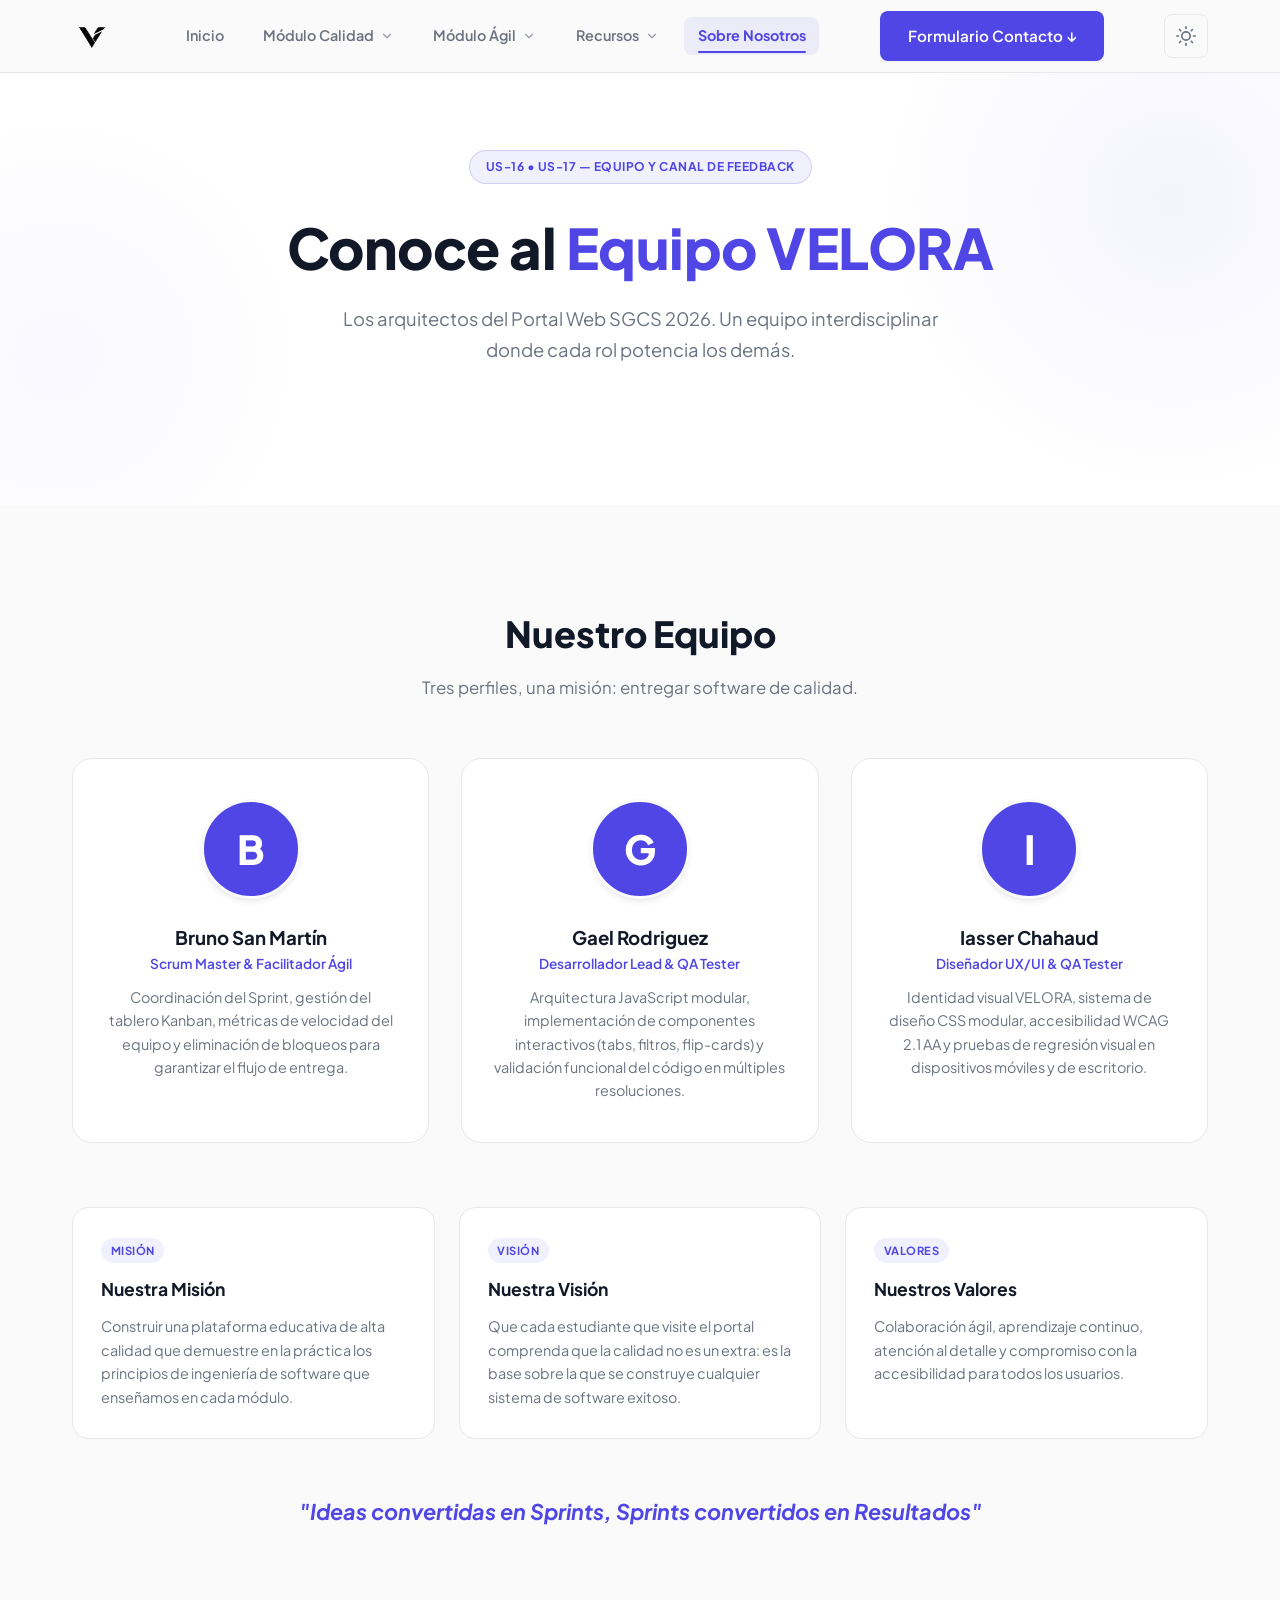
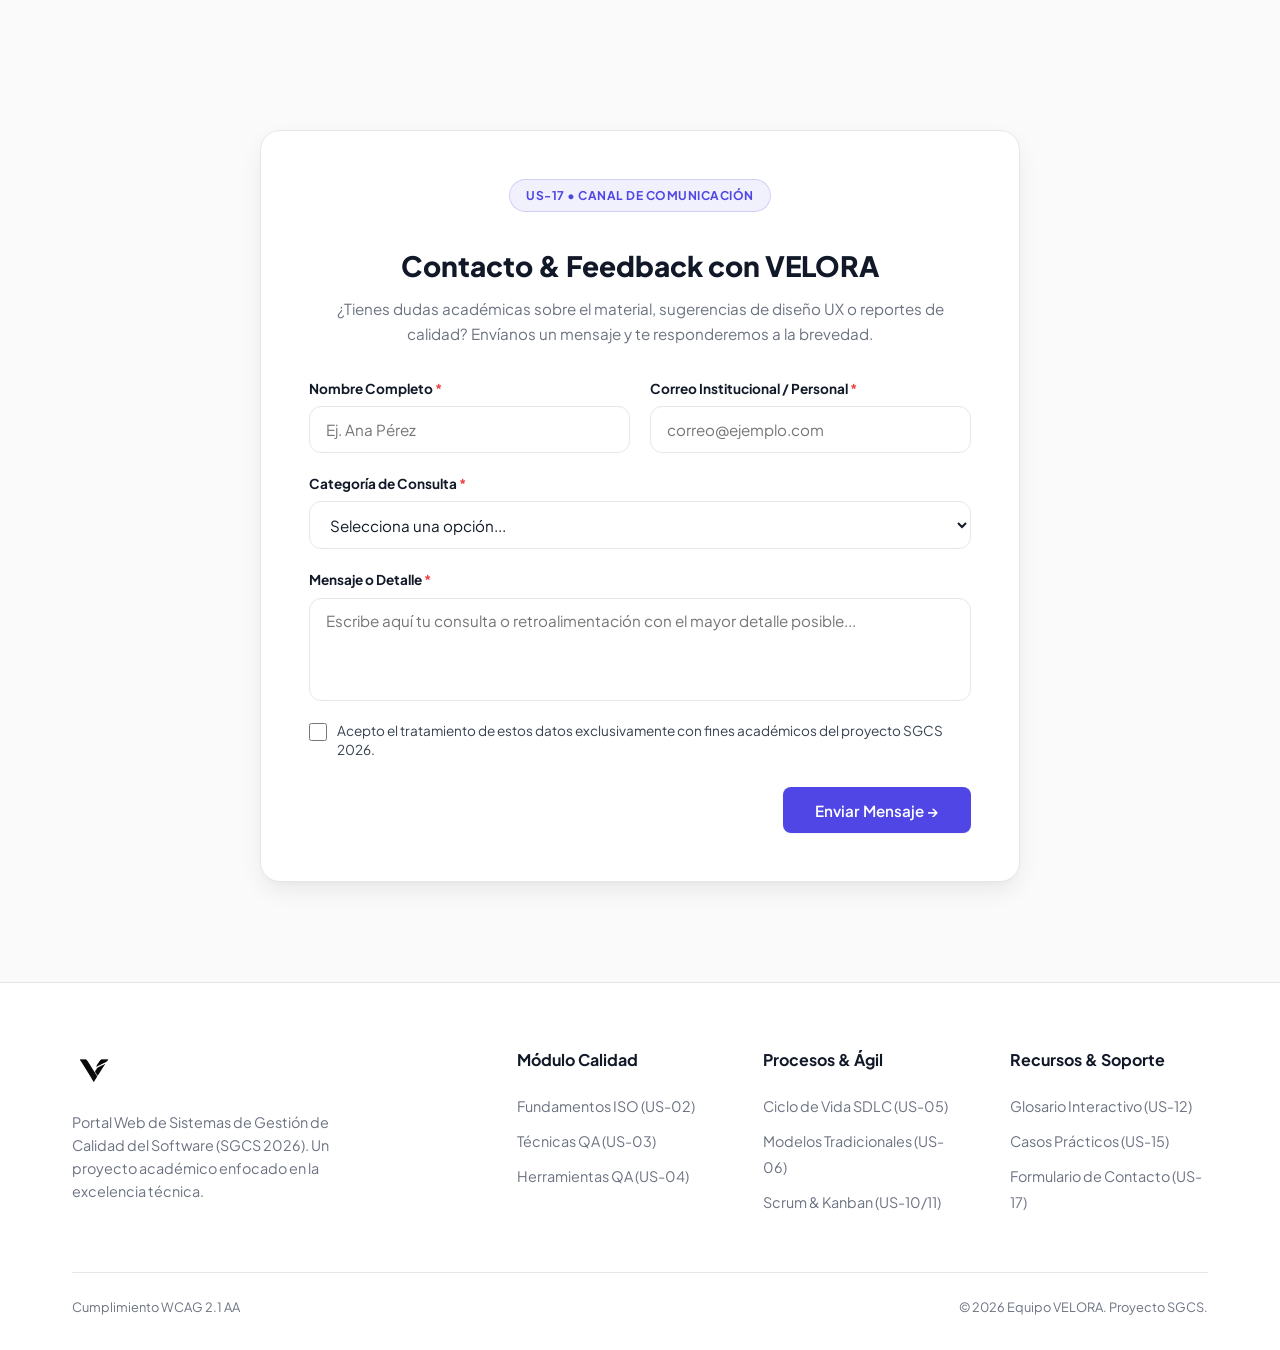
<file: nosotros.html>
<!DOCTYPE html>
<html lang="es">

<head>
    <meta charset="UTF-8">
    <meta name="viewport" content="width=device-width, initial-scale=1.0">
    <title>Sobre VELORA | Equipo SGCS 2026</title>
    <meta name="description" content="Conoce al equipo VELORA: Bruno San Martín (Scrum Master), Gael Rodriguez (Dev Lead) e Iasser Chahaud (UX/UI Lead). Proyecto SGCS 2026.">
    <link rel="preconnect" href="https://fonts.googleapis.com">
    <link rel="preconnect" href="https://fonts.gstatic.com" crossorigin>
    <link href="https://fonts.googleapis.com/css2?family=Plus+Jakarta+Sans:wght@400;500;600;700;800&display=swap" rel="stylesheet">
    <link rel="stylesheet" href="css/styles.css">
</head>

<body>

    <!-- ========== HEADER ========== -->
    <header id="header">
        <div class="container">
            <nav>
                <div class="logo-container">
                    <a href="index.html"><img src="img/VELORA-N.png" alt="Logotipo VELORA" class="logo-img" id="headerLogo"></a>
                </div>

                <ul class="nav-links">
                    <li><a href="index.html" class="nav-link" data-page="index.html">Inicio</a></li>
                    <li class="nav-item-dropdown">
                        <a href="calidad.html" class="nav-link" data-page="calidad.html">
                            Módulo Calidad
                            <svg class="chevron-icon" xmlns="http://www.w3.org/2000/svg" width="14" height="14" viewBox="0 0 24 24" fill="none" stroke="currentColor" stroke-width="2" stroke-linecap="round" stroke-linejoin="round"><polyline points="6 9 12 15 18 9"/></svg>
                        </a>
                        <div class="dropdown-menu">
                            <span class="dropdown-header">Módulo Sprint 1</span>
                            <a href="calidad.html" class="dropdown-item">
                                <span class="dropdown-item-title">Ver Módulo Completo</span>
                                <span class="dropdown-item-desc">Página principal de Calidad (calidad.html)</span>
                            </a>
                            <div class="dropdown-divider"></div>
                            <span class="dropdown-header">Secciones del Módulo</span>
                            <a href="calidad.html#fundamentos" class="dropdown-item">
                                <span class="dropdown-item-title">Fundamentos ISO (US-02)</span>
                                <span class="dropdown-item-desc">Normas ISO 9126 y 25000</span>
                            </a>
                            <a href="calidad.html#tecnicas" class="dropdown-item">
                                <span class="dropdown-item-title">Técnicas QA (US-03)</span>
                                <span class="dropdown-item-desc">8 Flip-cards interactivas</span>
                            </a>
                            <a href="calidad.html#herramientas" class="dropdown-item">
                                <span class="dropdown-item-title">Herramientas QA (US-04)</span>
                                <span class="dropdown-item-desc">Filtro dinámico de 12 tools</span>
                            </a>
                        </div>
                    </li>
                    <li class="nav-item-dropdown">
                        <a href="metodologias.html" class="nav-link" data-page="metodologias.html">
                            Módulo Ágil
                            <svg class="chevron-icon" xmlns="http://www.w3.org/2000/svg" width="14" height="14" viewBox="0 0 24 24" fill="none" stroke="currentColor" stroke-width="2" stroke-linecap="round" stroke-linejoin="round"><polyline points="6 9 12 15 18 9"/></svg>
                        </a>
                        <div class="dropdown-menu">
                            <span class="dropdown-header">Módulo Procesos y Ágil</span>
                            <a href="metodologias.html" class="dropdown-item">
                                <span class="dropdown-item-title">Ver Módulo Completo</span>
                                <span class="dropdown-item-desc">Metodologías Ágiles (metodologias.html)</span>
                            </a>
                            <div class="dropdown-divider"></div>
                            <span class="dropdown-header">Secciones del Módulo</span>
                            <a href="metodologias.html#sdlc" class="dropdown-item">
                                <span class="dropdown-item-title">Ciclo de Vida SDLC (US-05)</span>
                                <span class="dropdown-item-desc">Línea de tiempo interactiva de 6 fases</span>
                            </a>
                            <a href="metodologias.html#tradicionales" class="dropdown-item">
                                <span class="dropdown-item-title">Modelos Tradicionales (US-06)</span>
                                <span class="dropdown-item-desc">Cascada, Modelo en V e Iterativo</span>
                            </a>
                            <a href="metodologias.html#manifiesto" class="dropdown-item">
                                <span class="dropdown-item-title">Manifiesto Ágil (US-08)</span>
                                <span class="dropdown-item-desc">4 Valores y 12 Principios</span>
                            </a>
                            <a href="metodologias.html#ilustraciones" class="dropdown-item">
                                <span class="dropdown-item-title">Ilustraciones SVG (US-07/09)</span>
                                <span class="dropdown-item-desc">Lightbox a pantalla completa</span>
                            </a>
                            <a href="metodologias.html#scrum" class="dropdown-item">
                                <span class="dropdown-item-title">Scrum en Detalle (US-10)</span>
                                <span class="dropdown-item-desc">Ciclo interactivo de Sprint</span>
                            </a>
                            <a href="metodologias.html#kanban" class="dropdown-item">
                                <span class="dropdown-item-title">Tablero Kanban (US-11)</span>
                                <span class="dropdown-item-desc">Simulador interactivo con límites WIP</span>
                            </a>
                            <a href="metodologias.html#comparador" class="dropdown-item">
                                <span class="dropdown-item-title">Comparador de Metodologías (US-18)</span>
                                <span class="dropdown-item-desc">Tabla comparativa en tiempo real</span>
                            </a>
                            <a href="metodologias.html#asistente" class="dropdown-item">
                                <span class="dropdown-item-title">Encuesta de Preferencias (US-19)</span>
                                <span class="dropdown-item-desc">Recomendación paso a paso</span>
                            </a>
                            <a href="metodologias.html#faq" class="dropdown-item">
                                <span class="dropdown-item-title">Preguntas Frecuentes (US-13)</span>
                                <span class="dropdown-item-desc">Acordeón interactivo de dudas</span>
                            </a>
                        </div>
                    </li>
                    <li class="nav-item-dropdown">
                        <a href="recursos.html" class="nav-link" data-page="recursos.html">
                            Recursos
                            <svg class="chevron-icon" xmlns="http://www.w3.org/2000/svg" width="14" height="14" viewBox="0 0 24 24" fill="none" stroke="currentColor" stroke-width="2" stroke-linecap="round" stroke-linejoin="round"><polyline points="6 9 12 15 18 9"/></svg>
                        </a>
                        <div class="dropdown-menu">
                            <span class="dropdown-header">Centro de Aprendizaje</span>
                            <a href="recursos.html" class="dropdown-item">
                                <span class="dropdown-item-title">Ver Todos los Recursos</span>
                                <span class="dropdown-item-desc">Centro de Recursos (recursos.html)</span>
                            </a>
                            <div class="dropdown-divider"></div>
                            <span class="dropdown-header">Secciones de Recursos</span>
                            <a href="recursos.html#glosario" class="dropdown-item">
                                <span class="dropdown-item-title">Glosario Interactivo (US-12)</span>
                                <span class="dropdown-item-desc">Buscador en vivo y filtro A-Z</span>
                            </a>
                            <a href="recursos.html#ejercicios" class="dropdown-item">
                                <span class="dropdown-item-title">Casos Prácticos (US-15)</span>
                                <span class="dropdown-item-desc">4 escenarios reales con solución</span>
                            </a>
                            <a href="recursos.html#enlaces" class="dropdown-item">
                                <span class="dropdown-item-title">Enlaces de Interés (US-14)</span>
                                <span class="dropdown-item-desc">Bibliografía y recursos externos</span>
                            </a>
                        </div>
                    </li>
                    <li><a href="nosotros.html" class="nav-link active-page" data-page="nosotros.html" aria-current="page">Sobre Nosotros</a></li>
                </ul>

                <div class="nav-cta">
                    <a href="#contacto" class="btn btn-primary">Formulario Contacto ↓</a>
                </div>

                <button class="theme-toggle" id="themeToggle" aria-label="Cambiar tema">
                    <svg class="icon-sun" xmlns="http://www.w3.org/2000/svg" width="20" height="20" viewBox="0 0 24 24" fill="none" stroke="currentColor" stroke-width="2" stroke-linecap="round" stroke-linejoin="round">
                        <circle cx="12" cy="12" r="5" />
                        <line x1="12" y1="1" x2="12" y2="3" />
                        <line x1="12" y1="21" x2="12" y2="23" />
                        <line x1="4.22" y1="4.22" x2="5.64" y2="5.64" />
                        <line x1="18.36" y1="18.36" x2="19.78" y2="19.78" />
                        <line x1="1" y1="12" x2="3" y2="12" />
                        <line x1="21" y1="12" x2="23" y2="12" />
                        <line x1="4.22" y1="19.78" x2="5.64" y2="18.36" />
                        <line x1="18.36" y1="5.64" x2="19.78" y2="4.22" />
                    </svg>
                    <svg class="icon-moon" xmlns="http://www.w3.org/2000/svg" width="20" height="20" viewBox="0 0 24 24" fill="none" stroke="currentColor" stroke-width="2" stroke-linecap="round" stroke-linejoin="round">
                        <path d="M21 12.79A9 9 0 1 1 11.21 3 7 7 0 0 0 21 12.79z" />
                    </svg>
                </button>

                <button class="hamburger" id="hamburger" aria-label="Abrir menú de navegación" aria-expanded="false" aria-controls="mobileNav" type="button">
                    <span></span>
                    <span></span>
                    <span></span>
                </button>
            </nav>
        </div>
    </header>

    <div class="mobile-nav" id="mobileNav">
        <div class="mobile-nav-group">
            <span class="mobile-nav-heading">Páginas del Portal</span>
            <a href="index.html" class="mobile-nav-link" data-page="index.html">
                <span>Inicio</span>
                <span class="mobile-nav-badge">Página</span>
            </a>
            <a href="calidad.html" class="mobile-nav-link" data-page="calidad.html">
                <span>Módulo Calidad</span>
                <span class="mobile-nav-badge">Página</span>
            </a>
            <div class="mobile-sublinks">
                <a href="calidad.html#fundamentos" class="mobile-sublink">↳ Fundamentos ISO (US-02)</a>
                <a href="calidad.html#tecnicas" class="mobile-sublink">↳ Técnicas QA (US-03)</a>
                <a href="calidad.html#herramientas" class="mobile-sublink">↳ Herramientas QA (US-04)</a>
            </div>
            <a href="metodologias.html" class="mobile-nav-link" data-page="metodologias.html">
                <span>Módulo Ágil</span>
                <span class="mobile-nav-badge">Página</span>
            </a>
            <div class="mobile-sublinks">
                <a href="metodologias.html#sdlc" class="mobile-sublink">↳ Ciclo de Vida SDLC (US-05)</a>
                <a href="metodologias.html#tradicionales" class="mobile-sublink">↳ Modelos Tradicionales (US-06)</a>
                <a href="metodologias.html#manifiesto" class="mobile-sublink">↳ Manifiesto Ágil (US-08)</a>
                <a href="metodologias.html#ilustraciones" class="mobile-sublink">↳ Ilustraciones & Lightbox (US-07/09)</a>
                <a href="metodologias.html#scrum" class="mobile-sublink">↳ Scrum en Detalle (US-10)</a>
                <a href="metodologias.html#kanban" class="mobile-sublink">↳ Tablero Kanban (US-11)</a>
                <a href="metodologias.html#comparador" class="mobile-sublink">↳ Comparador de Metodologías (US-18)</a>
                <a href="metodologias.html#asistente" class="mobile-sublink">↳ Encuesta de Preferencias (US-19)</a>
                <a href="metodologias.html#faq" class="mobile-sublink">↳ FAQ Ágil (US-13)</a>
            </div>
            <a href="recursos.html" class="mobile-nav-link" data-page="recursos.html">
                <span>Recursos</span>
                <span class="mobile-nav-badge">Página</span>
            </a>
            <div class="mobile-sublinks">
                <a href="recursos.html#glosario" class="mobile-sublink">↳ Glosario de Términos (US-12)</a>
                <a href="recursos.html#ejercicios" class="mobile-sublink">↳ Casos Prácticos (US-15)</a>
                <a href="recursos.html#enlaces" class="mobile-sublink">↳ Enlaces de Interés (US-14)</a>
            </div>
            <a href="nosotros.html" class="mobile-nav-link active-page" data-page="nosotros.html">
                <span>Sobre Nosotros</span>
                <span class="mobile-nav-badge">Página actual</span>
            </a>
            <div class="mobile-sublinks">
                <a href="#contacto" class="mobile-sublink">↳ Formulario de Contacto (US-17)</a>
            </div>
        </div>

        <div class="mobile-nav-divider"></div>

        <a href="#contacto" class="btn btn-primary">Enviar Consulta / Feedback</a>
    </div>

    <main>

        <!-- ========== HERO ========== -->
        <section class="hero" id="nosotros-hero">
            <div class="container">
                <div class="hero-content">
                    <span class="tech-badge">US-16 • US-17 — Equipo y Canal de Feedback</span>
                    <h1>Conoce al <span class="gradient-text">Equipo VELORA</span></h1>
                    <p>Los arquitectos del Portal Web SGCS 2026. Un equipo interdisciplinar donde cada rol potencia los demás.</p>
                </div>
            </div>
        </section>

        <!-- ========== US-16: EQUIPO ========== -->
        <section class="team" id="equipo">
            <div class="container">
                <div class="section-header">
                    <h2>Nuestro Equipo</h2>
                    <p>Tres perfiles, una misión: entregar software de calidad.</p>
                </div>

                <div class="team-grid">
                    <!-- Bruno (sanma) -->
                    <div class="team-member">
                        <div class="member-avatar">B</div>
                        <h3>Bruno San Martín</h3>
                        <span class="member-role">Scrum Master & Facilitador Ágil</span>
                        <p class="member-desc">Coordinación del Sprint, gestión del tablero Kanban, métricas de velocidad del equipo y eliminación de bloqueos para garantizar el flujo de entrega.</p>
                    </div>

                    <!-- Gael -->
                    <div class="team-member">
                        <div class="member-avatar">G</div>
                        <h3>Gael Rodriguez</h3>
                        <span class="member-role">Desarrollador Lead & QA Tester</span>
                        <p class="member-desc">Arquitectura JavaScript modular, implementación de componentes interactivos (tabs, filtros, flip-cards) y validación funcional del código en múltiples resoluciones.</p>
                    </div>

                    <!-- Iasser -->
                    <div class="team-member">
                        <div class="member-avatar">I</div>
                        <h3>Iasser Chahaud</h3>
                        <span class="member-role">Diseñador UX/UI & QA Tester</span>
                        <p class="member-desc">Identidad visual VELORA, sistema de diseño CSS modular, accesibilidad WCAG 2.1 AA y pruebas de regresión visual en dispositivos móviles y de escritorio.</p>
                    </div>
                </div>

                <!-- Misión -->
                <div class="content-grid" style="margin-top: 4rem;">
                    <div class="content-card">
                        <span class="tag">Misión</span>
                        <h4>Nuestra Misión</h4>
                        <p>Construir una plataforma educativa de alta calidad que demuestre en la práctica los principios de ingeniería de software que enseñamos en cada módulo.</p>
                    </div>
                    <div class="content-card">
                        <span class="tag">Visión</span>
                        <h4>Nuestra Visión</h4>
                        <p>Que cada estudiante que visite el portal comprenda que la calidad no es un extra: es la base sobre la que se construye cualquier sistema de software exitoso.</p>
                    </div>
                    <div class="content-card">
                        <span class="tag">Valores</span>
                        <h4>Nuestros Valores</h4>
                        <p>Colaboración ágil, aprendizaje continuo, atención al detalle y compromiso con la accesibilidad para todos los usuarios.</p>
                    </div>
                </div>

                <div class="team-quote gradient-text">
                    "Ideas convertidas en Sprints, Sprints convertidos en Resultados"
                </div>
            </div>
        </section>

        <!-- ========== US-17: FORMULARIO DE CONTACTO & FEEDBACK ========== -->
        <section class="contact-section" id="contacto">
            <div class="container">
                <div class="contact-card">
                    <div class="contact-header">
                        <span class="tech-badge">US-17 • Canal de Comunicación</span>
                        <h3>Contacto & Feedback con VELORA</h3>
                        <p>¿Tienes dudas académicas sobre el material, sugerencias de diseño UX o reportes de calidad? Envíanos un mensaje y te responderemos a la brevedad.</p>
                    </div>

                    <form id="contactForm" novalidate>
                        <div class="form-grid">
                            <!-- Nombre -->
                            <div class="form-group">
                                <label for="contactName" class="form-label">Nombre Completo <span class="req">*</span></label>
                                <input type="text" id="contactName" name="name" class="form-input" placeholder="Ej. Ana Pérez" required autocomplete="name">
                                <span class="form-error-msg">El nombre es obligatorio (mínimo 2 letras).</span>
                            </div>

                            <!-- Correo -->
                            <div class="form-group">
                                <label for="contactEmail" class="form-label">Correo Institucional / Personal <span class="req">*</span></label>
                                <input type="email" id="contactEmail" name="email" class="form-input" placeholder="correo@ejemplo.com" required autocomplete="email">
                                <span class="form-error-msg">Ingresa un correo electrónico con formato válido.</span>
                            </div>

                            <!-- Tipo de Consulta -->
                            <div class="form-group form-full">
                                <label for="contactSubject" class="form-label">Categoría de Consulta <span class="req">*</span></label>
                                <select id="contactSubject" name="subject" class="form-select" required>
                                    <option value="" disabled selected>Selecciona una opción...</option>
                                    <option value="teoria">Consulta Teórica sobre SGCS (Normas ISO / SDLC)</option>
                                    <option value="agil">Dudas sobre Metodologías Ágiles (Scrum / Kanban)</option>
                                    <option value="diseno">Feedback de Diseño UI/UX o Accesibilidad</option>
                                    <option value="bug">Reporte de Bug o Incidencia Técnica (QA)</option>
                                    <option value="otro">Otro tipo de consulta</option>
                                </select>
                                <span class="form-error-msg">Selecciona una categoría válida.</span>
                            </div>

                            <!-- Mensaje -->
                            <div class="form-group form-full">
                                <label for="contactMessage" class="form-label">Mensaje o Detalle <span class="req">*</span></label>
                                <textarea id="contactMessage" name="message" class="form-textarea" rows="4" placeholder="Escribe aquí tu consulta o retroalimentación con el mayor detalle posible..." required></textarea>
                                <span class="form-error-msg">El mensaje debe tener al menos 10 caracteres.</span>
                            </div>

                            <!-- Aceptación -->
                            <div class="form-group form-full">
                                <label class="form-checkbox-label" for="contactTerms">
                                    <input type="checkbox" id="contactTerms" class="form-checkbox" required>
                                    <span>Acepto el tratamiento de estos datos exclusivamente con fines académicos del proyecto SGCS 2026.</span>
                                </label>
                                <span class="form-error-msg">Debes aceptar las políticas de privacidad y uso académico.</span>
                            </div>

                            <!-- Submit -->
                            <div class="form-full" style="text-align: right; margin-top: 0.5rem;">
                                <button type="submit" class="btn btn-primary" style="padding: 0.85rem 2rem;">Enviar Mensaje →</button>
                            </div>
                        </div>
                    </form>

                    <!-- Banner de Confirmación Exitosa -->
                    <div class="form-success-banner" id="contactSuccessBanner" role="alert" aria-live="polite">
                        <div class="success-icon-large">
                            <svg width="28" height="28" viewBox="0 0 24 24" fill="none" stroke="currentColor" stroke-width="3"><polyline points="20 6 9 17 4 12"/></svg>
                        </div>
                        <h4 style="font-size: 1.35rem; color: #10B981; margin-bottom: 0.5rem;">¡Mensaje Enviado con Éxito!</h4>
                        <p style="color: var(--text-secondary); max-width: 520px; margin: 0 auto 1.5rem; line-height: 1.5;">
                            Gracias por tu feedback. El equipo VELORA (sanma, Gael o Iasser) revisará tu consulta durante la siguiente Daily o sesión de refinamiento.
                        </p>
                        <button class="btn btn-secondary" id="btnSendAnother" type="button">Enviar Otro Mensaje</button>
                    </div>
                </div>
            </div>
        </section>

    </main>

    <!-- ========== FOOTER ========== -->
    <footer>
        <div class="container">
            <div class="footer-top">
                <div class="footer-brand">
                    <img src="img/VELORA-N.png" alt="VELORA Logo" class="logo-img" id="footerLogo">
                    <p>Portal Web de Sistemas de Gestión de Calidad del Software (SGCS 2026). Un proyecto académico enfocado en la excelencia técnica.</p>
                </div>
                <div class="footer-links">
                    <h4>Módulo Calidad</h4>
                    <ul>
                        <li><a href="calidad.html#fundamentos">Fundamentos ISO (US-02)</a></li>
                        <li><a href="calidad.html#tecnicas">Técnicas QA (US-03)</a></li>
                        <li><a href="calidad.html#herramientas">Herramientas QA (US-04)</a></li>
                    </ul>
                </div>
                <div class="footer-links">
                    <h4>Procesos & Ágil</h4>
                    <ul>
                        <li><a href="metodologias.html#sdlc">Ciclo de Vida SDLC (US-05)</a></li>
                        <li><a href="metodologias.html#tradicionales">Modelos Tradicionales (US-06)</a></li>
                        <li><a href="metodologias.html#scrum">Scrum & Kanban (US-10/11)</a></li>
                    </ul>
                </div>
                <div class="footer-links">
                    <h4>Recursos & Soporte</h4>
                    <ul>
                        <li><a href="recursos.html#glosario">Glosario Interactivo (US-12)</a></li>
                        <li><a href="recursos.html#ejercicios">Casos Prácticos (US-15)</a></li>
                        <li><a href="#contacto">Formulario de Contacto (US-17)</a></li>
                    </ul>
                </div>
            </div>
            <div class="footer-bottom">
                <p>Cumplimiento WCAG 2.1 AA</p>
                <p>© 2026 Equipo VELORA. Proyecto SGCS.</p>
            </div>
        </div>
    </footer>

    <script src="js/navbar.js"></script>
    <script src="js/quality-tabs.js"></script>
    <script src="js/quality-cards.js"></script>
    <script src="js/tools-filter.js"></script>
    <script src="js/contact-form.js"></script>
    <script src="js/main.js"></script>
</body>

</html>
</file>
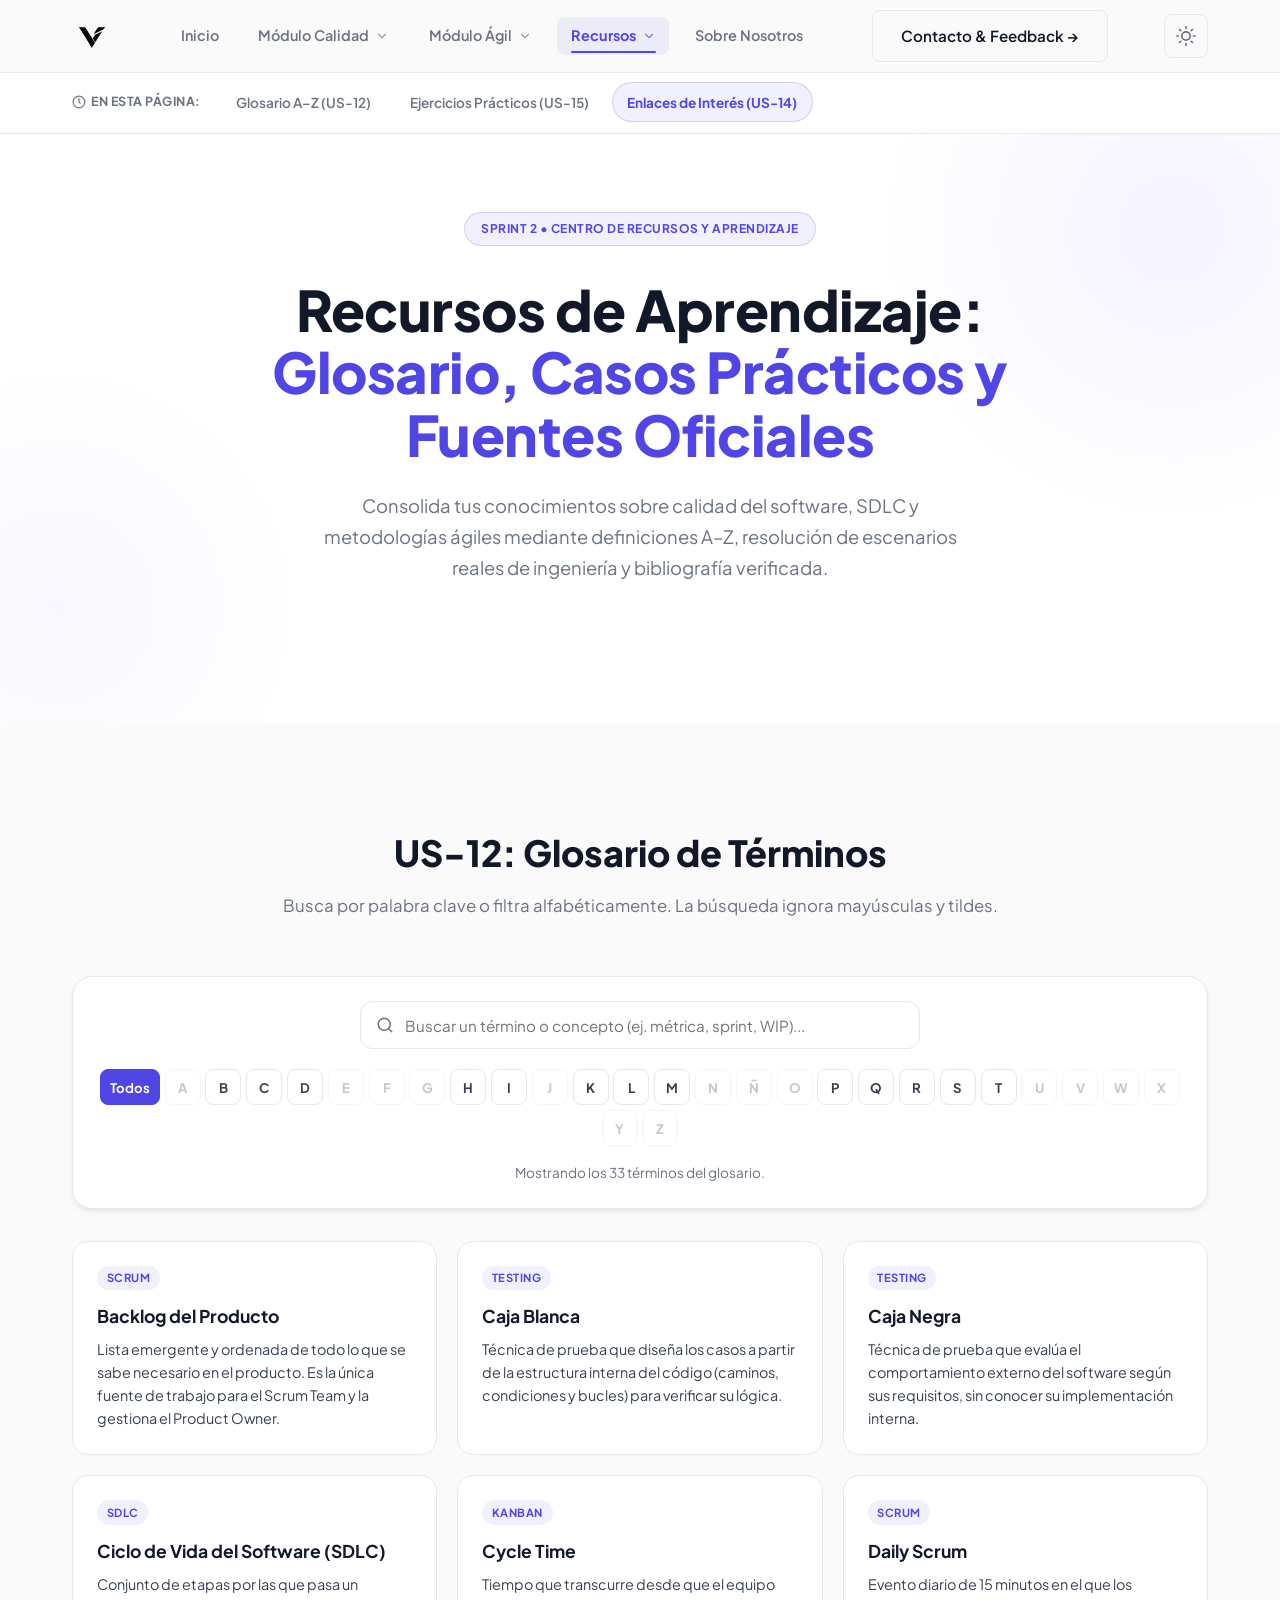
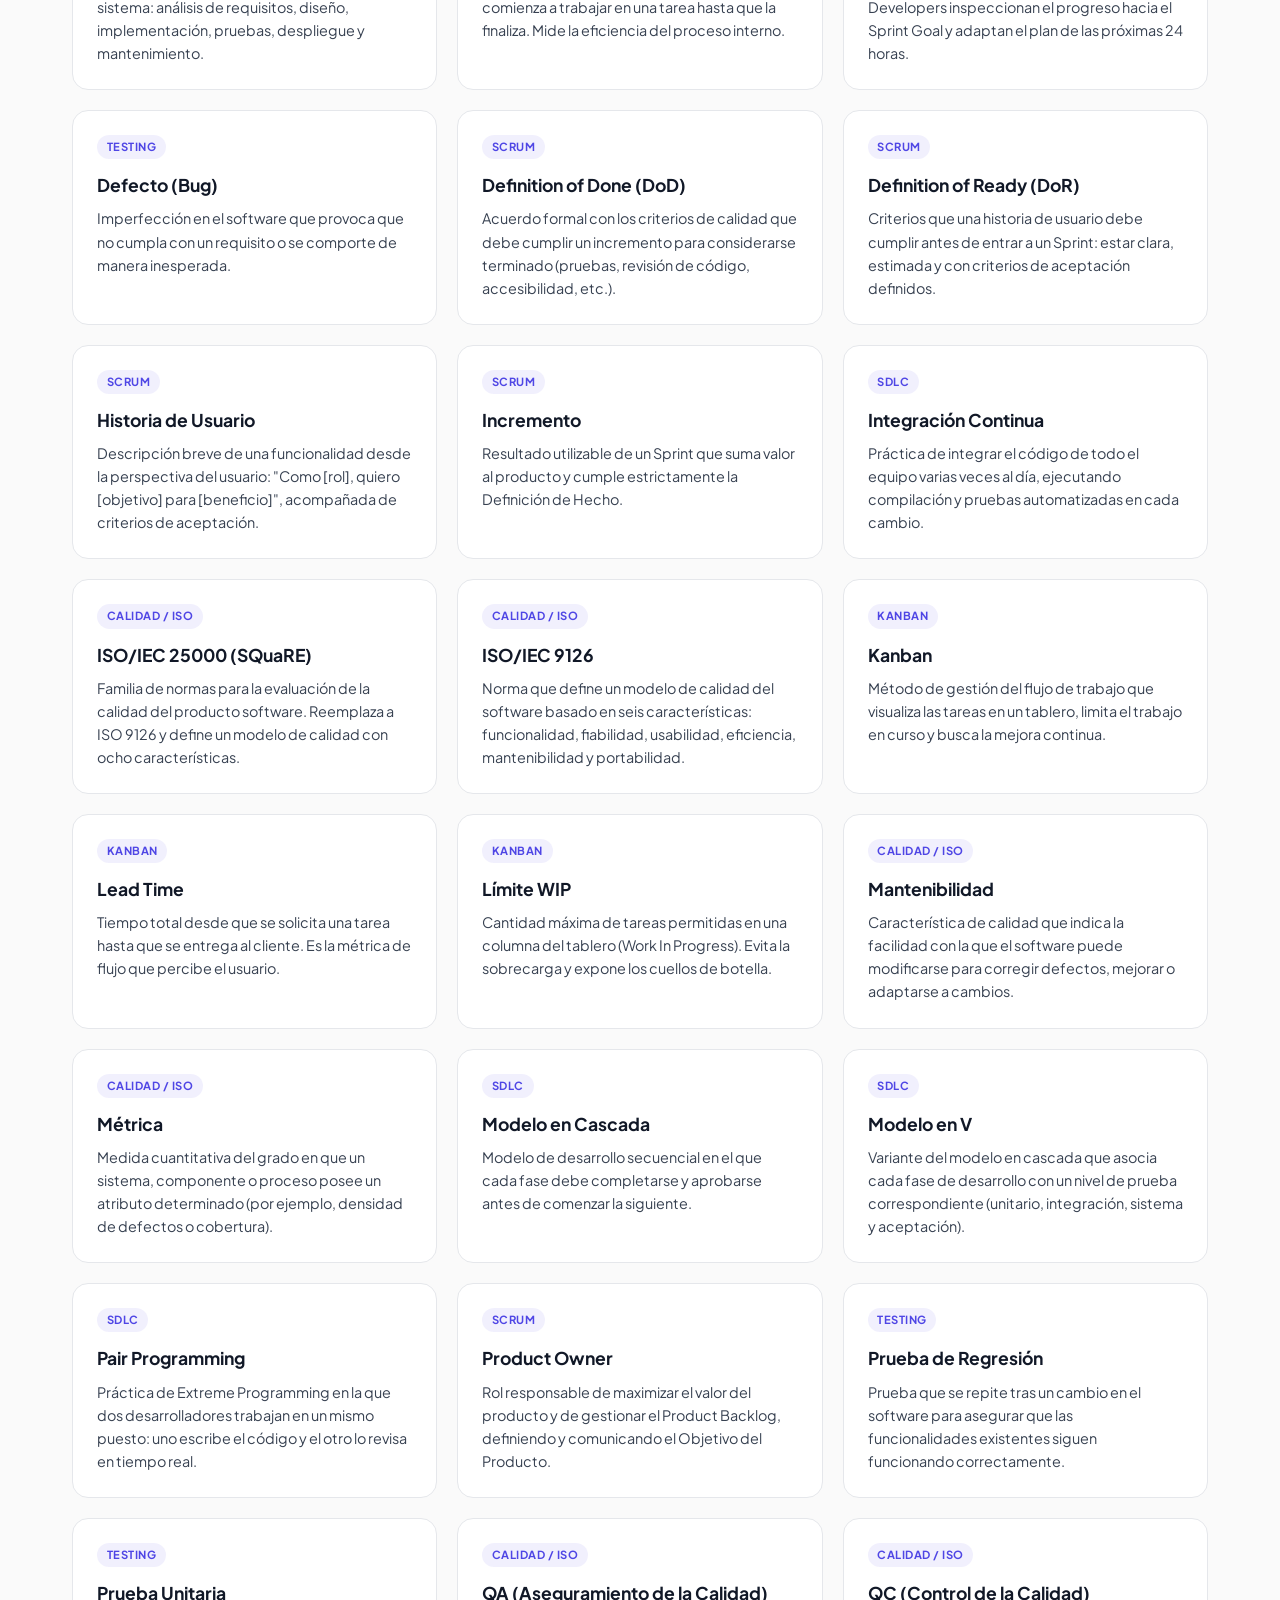
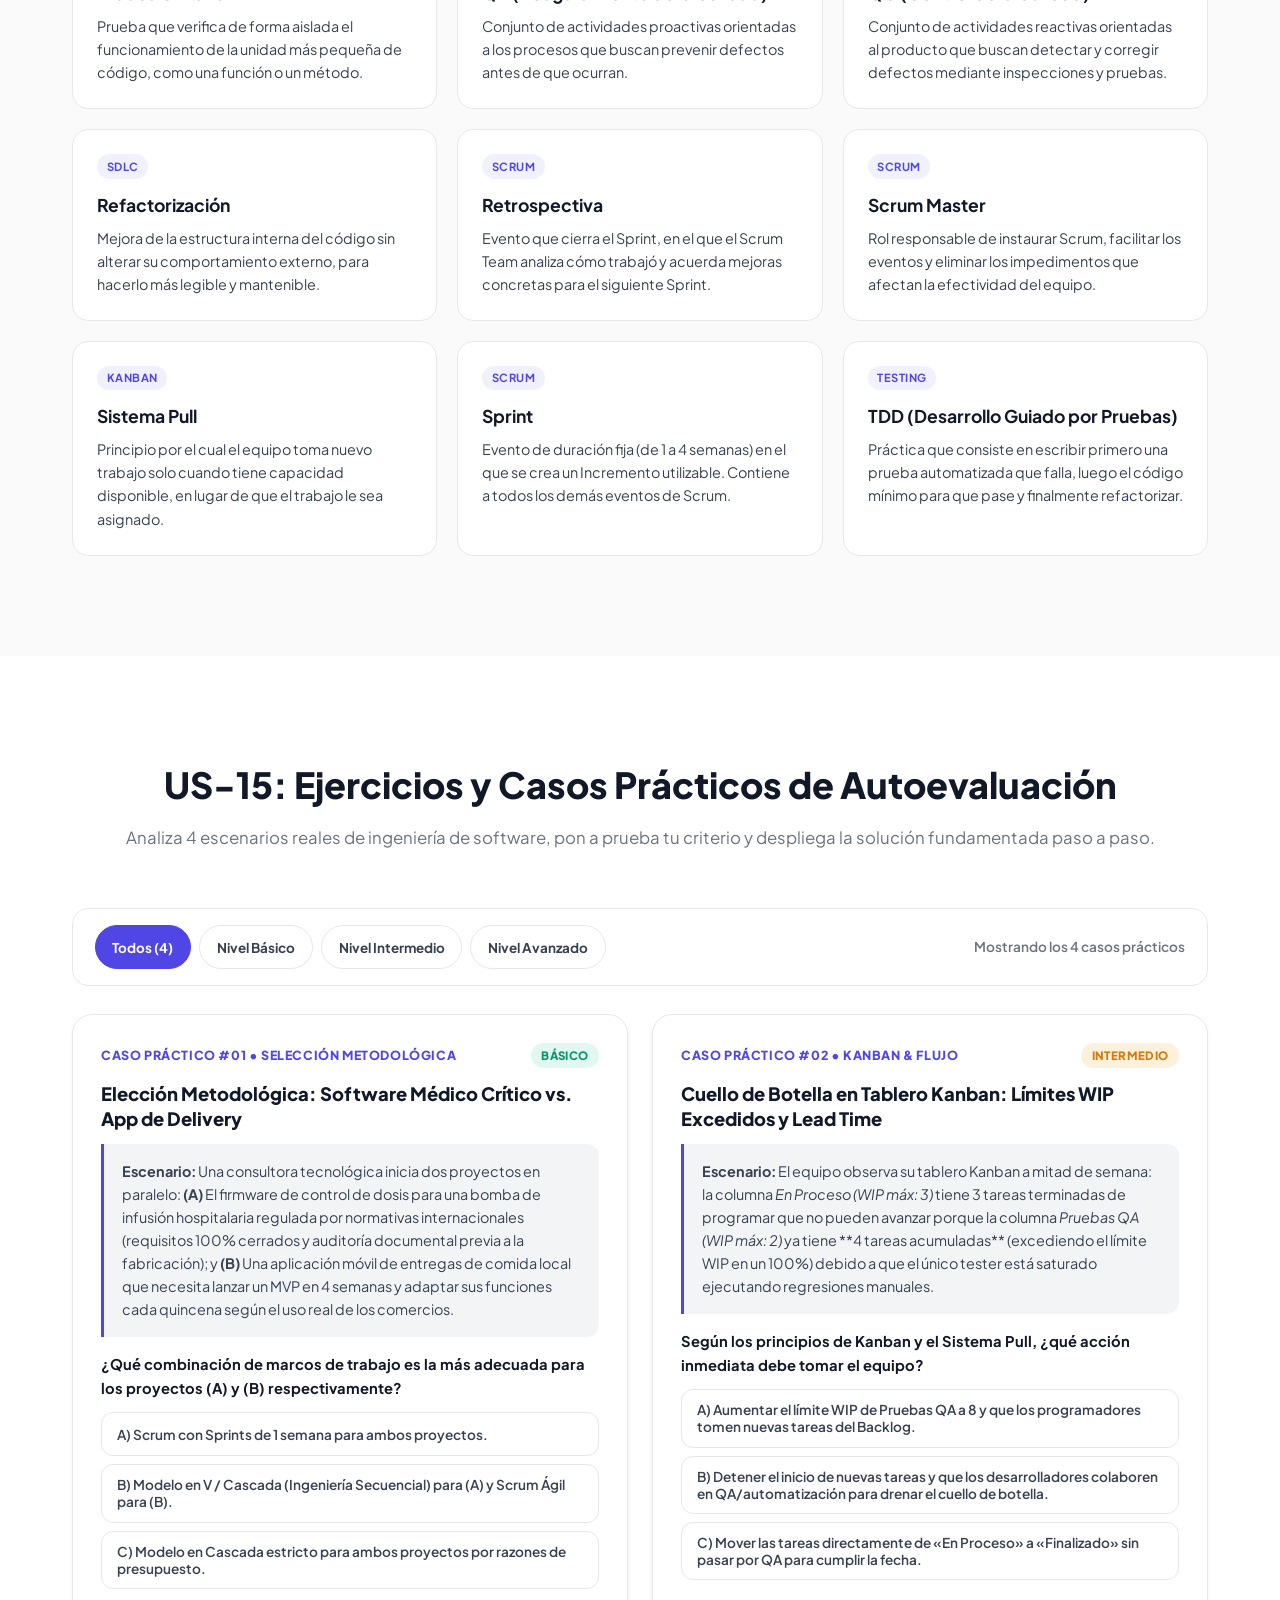
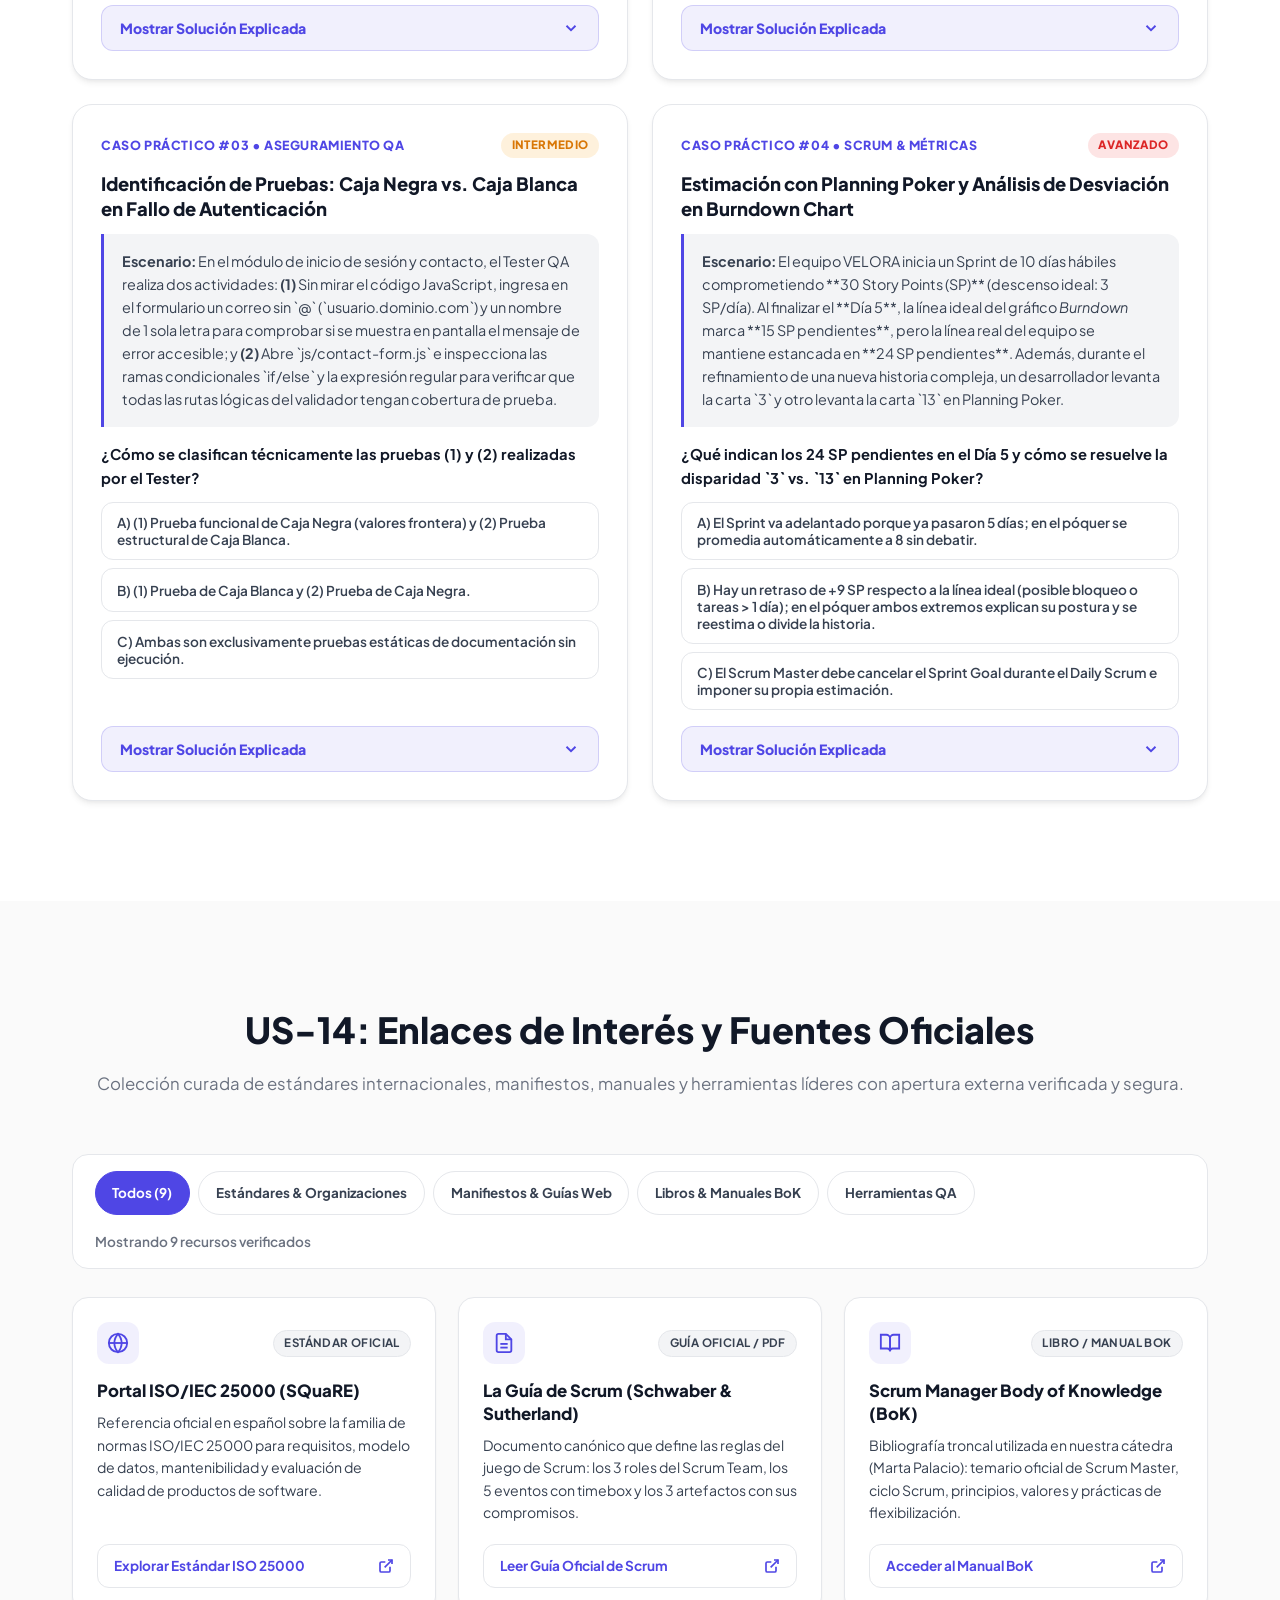
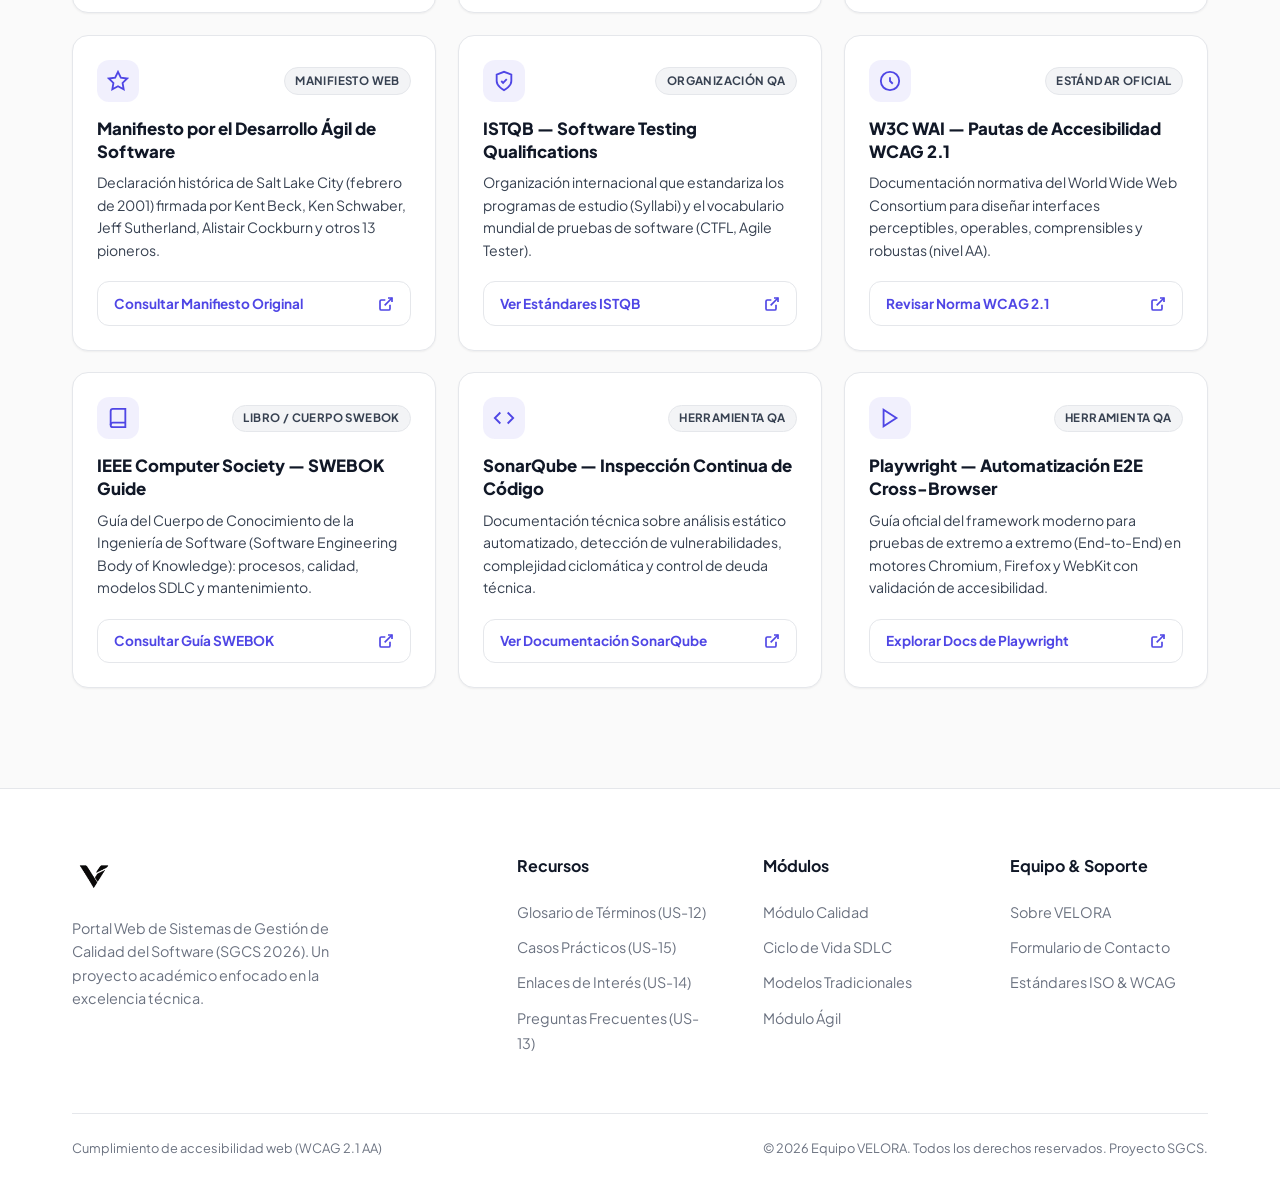
<file: recursos.html>
<!DOCTYPE html>
<html lang="es">

<head>
    <meta charset="UTF-8">
    <meta name="viewport" content="width=device-width, initial-scale=1.0">
    <title>Centro de Recursos | VELORA — SGCS 2026</title>
    <meta name="description" content="Centro de recursos y aprendizaje de VELORA: glosario interactivo A-Z, ejercicios y casos prácticos con solución explicada y enlaces oficiales seguros.">
    <link rel="preconnect" href="https://fonts.googleapis.com">
    <link rel="preconnect" href="https://fonts.gstatic.com" crossorigin>
    <link href="https://fonts.googleapis.com/css2?family=Plus+Jakarta+Sans:wght@400;500;600;700;800&display=swap" rel="stylesheet">
    <link rel="stylesheet" href="css/styles.css">
</head>

<body>

    <!-- ========== HEADER ========== -->
    <header id="header">
        <div class="container">
            <nav>
                <div class="logo-container">
                    <a href="index.html"><img src="img/VELORA-N.png" alt="Logotipo VELORA" class="logo-img" id="headerLogo"></a>
                </div>

                <ul class="nav-links">
                    <li><a href="index.html" class="nav-link" data-page="index.html">Inicio</a></li>

                    <!-- Módulo Calidad (Sprint 1) -->
                    <li class="nav-item-dropdown">
                        <a href="calidad.html" class="nav-link" data-page="calidad.html">
                            Módulo Calidad
                            <svg class="chevron-icon" xmlns="http://www.w3.org/2000/svg" width="14" height="14" viewBox="0 0 24 24" fill="none" stroke="currentColor" stroke-width="2" stroke-linecap="round" stroke-linejoin="round"><polyline points="6 9 12 15 18 9"/></svg>
                        </a>
                        <div class="dropdown-menu">
                            <span class="dropdown-header">Módulo Sprint 1</span>
                            <a href="calidad.html" class="dropdown-item">
                                <span class="dropdown-item-title">Ver Módulo Completo</span>
                                <span class="dropdown-item-desc">Gestión de Calidad (calidad.html)</span>
                            </a>
                            <div class="dropdown-divider"></div>
                            <span class="dropdown-header">Secciones del Módulo</span>
                            <a href="calidad.html#fundamentos" class="dropdown-item">
                                <span class="dropdown-item-title">Fundamentos ISO</span>
                                <span class="dropdown-item-desc">Normas ISO 9126 y 25000</span>
                            </a>
                            <a href="calidad.html#tecnicas" class="dropdown-item">
                                <span class="dropdown-item-title">Técnicas QA</span>
                                <span class="dropdown-item-desc">8 Flip-cards interactivas</span>
                            </a>
                            <a href="calidad.html#herramientas" class="dropdown-item">
                                <span class="dropdown-item-title">Herramientas QA</span>
                                <span class="dropdown-item-desc">Filtro dinámico de 12 tools</span>
                            </a>
                        </div>
                    </li>

                    <!-- Módulo Ágil & Procesos (Sprint 1/2) -->
                    <li class="nav-item-dropdown">
                        <a href="metodologias.html" class="nav-link" data-page="metodologias.html">
                            Módulo Ágil
                            <svg class="chevron-icon" xmlns="http://www.w3.org/2000/svg" width="14" height="14" viewBox="0 0 24 24" fill="none" stroke="currentColor" stroke-width="2" stroke-linecap="round" stroke-linejoin="round"><polyline points="6 9 12 15 18 9"/></svg>
                        </a>
                        <div class="dropdown-menu">
                            <span class="dropdown-header">Procesos & Metodologías</span>
                            <a href="metodologias.html" class="dropdown-item">
                                <span class="dropdown-item-title">Ver Módulo Completo</span>
                                <span class="dropdown-item-desc">Procesos y Metodologías (metodologias.html)</span>
                            </a>
                            <div class="dropdown-divider"></div>
                            <span class="dropdown-header">Secciones del Módulo</span>
                            <a href="metodologias.html#sdlc" class="dropdown-item">
                                <span class="dropdown-item-title">Ciclo de Vida SDLC (US-05)</span>
                                <span class="dropdown-item-desc">Línea de tiempo interactiva de 6 fases</span>
                            </a>
                            <a href="metodologias.html#tradicionales" class="dropdown-item">
                                <span class="dropdown-item-title">Modelos Tradicionales (US-06)</span>
                                <span class="dropdown-item-desc">Cascada, Modelo en V e Iterativo</span>
                            </a>
                            <a href="metodologias.html#manifiesto" class="dropdown-item">
                                <span class="dropdown-item-title">Manifiesto Ágil (US-08)</span>
                                <span class="dropdown-item-desc">4 Valores y 12 Principios</span>
                            </a>
                            <a href="metodologias.html#ilustraciones" class="dropdown-item">
                                <span class="dropdown-item-title">Ilustraciones & Lightbox (US-07/09)</span>
                                <span class="dropdown-item-desc">Diagramas vectoriales en alta resolución</span>
                            </a>
                            <a href="metodologias.html#scrum" class="dropdown-item">
                                <span class="dropdown-item-title">Scrum en Detalle (US-10)</span>
                                <span class="dropdown-item-desc">Ciclo interactivo de Sprint</span>
                            </a>
                            <a href="metodologias.html#kanban" class="dropdown-item">
                                <span class="dropdown-item-title">Tablero Kanban (US-11)</span>
                                <span class="dropdown-item-desc">Simulador interactivo con límites WIP</span>
                            </a>
                            <a href="metodologias.html#comparador" class="dropdown-item">
                                <span class="dropdown-item-title">Comparador de Metodologías (US-18)</span>
                                <span class="dropdown-item-desc">Tabla comparativa en tiempo real</span>
                            </a>
                            <a href="metodologias.html#asistente" class="dropdown-item">
                                <span class="dropdown-item-title">Encuesta de Preferencias (US-19)</span>
                                <span class="dropdown-item-desc">Recomendación paso a paso</span>
                            </a>
                            <a href="metodologias.html#faq" class="dropdown-item">
                                <span class="dropdown-item-title">Preguntas Frecuentes (US-13)</span>
                                <span class="dropdown-item-desc">Acordeón interactivo de dudas</span>
                            </a>
                        </div>
                    </li>

                    <!-- Centro de Recursos -->
                    <li class="nav-item-dropdown">
                        <a href="recursos.html" class="nav-link active-page" data-page="recursos.html" aria-current="page">
                            Recursos
                            <svg class="chevron-icon" xmlns="http://www.w3.org/2000/svg" width="14" height="14" viewBox="0 0 24 24" fill="none" stroke="currentColor" stroke-width="2" stroke-linecap="round" stroke-linejoin="round"><polyline points="6 9 12 15 18 9"/></svg>
                        </a>
                        <div class="dropdown-menu">
                            <span class="dropdown-header">Centro de Aprendizaje</span>
                            <a href="recursos.html" class="dropdown-item">
                                <span class="dropdown-item-title">Ver Centro Completo</span>
                                <span class="dropdown-item-desc">Estás en esta página (recursos.html)</span>
                            </a>
                            <div class="dropdown-divider"></div>
                            <span class="dropdown-header">Secciones en esta página</span>
                            <a href="#glosario" class="dropdown-item">
                                <span class="dropdown-item-title">Glosario A–Z (US-12)</span>
                                <span class="dropdown-item-desc">Buscador en tiempo real de 33 términos</span>
                            </a>
                            <a href="#ejercicios" class="dropdown-item">
                                <span class="dropdown-item-title">Ejercicios y Casos Prácticos (US-15)</span>
                                <span class="dropdown-item-desc">4 escenarios reales con solución explicada</span>
                            </a>
                            <a href="#enlaces" class="dropdown-item">
                                <span class="dropdown-item-title">Enlaces de Interés (US-14)</span>
                                <span class="dropdown-item-desc">Normativas, libros y portales oficiales</span>
                            </a>
                        </div>
                    </li>

                    <li><a href="nosotros.html" class="nav-link" data-page="nosotros.html">Sobre Nosotros</a></li>
                </ul>

                <div class="nav-cta">
                    <a href="nosotros.html#contacto" class="btn btn-secondary">Contacto & Feedback →</a>
                </div>

                <button class="theme-toggle" id="themeToggle" aria-label="Cambiar tema">
                    <svg class="icon-sun" xmlns="http://www.w3.org/2000/svg" width="20" height="20" viewBox="0 0 24 24" fill="none" stroke="currentColor" stroke-width="2" stroke-linecap="round" stroke-linejoin="round">
                        <circle cx="12" cy="12" r="5" />
                        <line x1="12" y1="1" x2="12" y2="3" />
                        <line x1="12" y1="21" x2="12" y2="23" />
                        <line x1="4.22" y1="4.22" x2="5.64" y2="5.64" />
                        <line x1="18.36" y1="18.36" x2="19.78" y2="19.78" />
                        <line x1="1" y1="12" x2="3" y2="12" />
                        <line x1="21" y1="12" x2="23" y2="12" />
                        <line x1="4.22" y1="19.78" x2="5.64" y2="18.36" />
                        <line x1="18.36" y1="5.64" x2="19.78" y2="4.22" />
                    </svg>
                    <svg class="icon-moon" xmlns="http://www.w3.org/2000/svg" width="20" height="20" viewBox="0 0 24 24" fill="none" stroke="currentColor" stroke-width="2" stroke-linecap="round" stroke-linejoin="round">
                        <path d="M21 12.79A9 9 0 1 1 11.21 3 7 7 0 0 0 21 12.79z" />
                    </svg>
                </button>

                <button class="hamburger" id="hamburger" aria-label="Abrir menú de navegación" aria-expanded="false" aria-controls="mobileNav" type="button">
                    <span></span>
                    <span></span>
                    <span></span>
                </button>
            </nav>
        </div>
    </header>

    <!-- Subnav de secciones internas en recursos.html -->
    <div class="subnav" aria-label="Navegación interna del centro de recursos">
        <div class="container subnav-container">
            <span class="subnav-label">
                <svg xmlns="http://www.w3.org/2000/svg" width="14" height="14" viewBox="0 0 24 24" fill="none" stroke="currentColor" stroke-width="2" stroke-linecap="round" stroke-linejoin="round"><circle cx="12" cy="12" r="10"/><polyline points="12 6 12 12 14 14"/></svg>
                En esta página:
            </span>
            <ul class="subnav-links">
                <li><a href="#glosario" class="subnav-link active">Glosario A–Z (US-12)</a></li>
                <li><a href="#ejercicios" class="subnav-link">Ejercicios Prácticos (US-15)</a></li>
                <li><a href="#enlaces" class="subnav-link">Enlaces de Interés (US-14)</a></li>
            </ul>
        </div>
    </div>

    <!-- Menú móvil accesible -->
    <div class="mobile-nav" id="mobileNav">
        <div class="mobile-nav-group">
            <span class="mobile-nav-heading">Páginas del Portal</span>
            <a href="index.html" class="mobile-nav-link" data-page="index.html">
                <span>Inicio</span>
                <span class="mobile-nav-badge">Página</span>
            </a>
            <a href="calidad.html" class="mobile-nav-link" data-page="calidad.html">
                <span>Módulo Calidad</span>
                <span class="mobile-nav-badge">Página</span>
            </a>
            <div class="mobile-sublinks">
                <a href="calidad.html#fundamentos" class="mobile-sublink">↳ Fundamentos ISO (US-02)</a>
                <a href="calidad.html#tecnicas" class="mobile-sublink">↳ Técnicas QA (US-03)</a>
                <a href="calidad.html#herramientas" class="mobile-sublink">↳ Herramientas QA (US-04)</a>
            </div>
            <a href="metodologias.html" class="mobile-nav-link" data-page="metodologias.html">
                <span>Módulo Ágil</span>
                <span class="mobile-nav-badge">Página</span>
            </a>
            <div class="mobile-sublinks">
                <a href="metodologias.html#sdlc" class="mobile-sublink">↳ Ciclo de Vida SDLC (US-05)</a>
                <a href="metodologias.html#tradicionales" class="mobile-sublink">↳ Modelos Tradicionales (US-06)</a>
                <a href="metodologias.html#manifiesto" class="mobile-sublink">↳ Manifiesto Ágil (US-08)</a>
                <a href="metodologias.html#ilustraciones" class="mobile-sublink">↳ Ilustraciones & Lightbox (US-07/09)</a>
                <a href="metodologias.html#scrum" class="mobile-sublink">↳ Scrum en Detalle (US-10)</a>
                <a href="metodologias.html#kanban" class="mobile-sublink">↳ Tablero Kanban (US-11)</a>
                <a href="metodologias.html#comparador" class="mobile-sublink">↳ Comparador de Metodologías (US-18)</a>
                <a href="metodologias.html#asistente" class="mobile-sublink">↳ Encuesta de Preferencias (US-19)</a>
                <a href="metodologias.html#faq" class="mobile-sublink">↳ FAQ Ágil (US-13)</a>
            </div>
            <a href="recursos.html" class="mobile-nav-link active-page" data-page="recursos.html">
                <span>Recursos</span>
                <span class="mobile-nav-badge">Página actual</span>
            </a>
            <div class="mobile-sublinks">
                <a href="#glosario" class="mobile-sublink">↳ Glosario de Términos (US-12)</a>
                <a href="#ejercicios" class="mobile-sublink">↳ Ejercicios y Casos Prácticos (US-15)</a>
                <a href="#enlaces" class="mobile-sublink">↳ Enlaces de Interés (US-14)</a>
            </div>
            <a href="nosotros.html" class="mobile-nav-link" data-page="nosotros.html">
                <span>Sobre Nosotros</span>
                <span class="mobile-nav-badge">Página</span>
            </a>
            <div class="mobile-sublinks">
                <a href="nosotros.html#contacto" class="mobile-sublink">↳ Formulario de Contacto (US-17)</a>
            </div>
        </div>

        <div class="mobile-nav-divider"></div>

        <a href="nosotros.html#contacto" class="btn btn-primary">Enviar Feedback</a>
    </div>

    <main>

        <!-- ========== HERO ========== -->
        <section class="hero" id="recursos-hero">
            <div class="container">
                <div class="hero-content">
                    <span class="tech-badge">SPRINT 2 • CENTRO DE RECURSOS Y APRENDIZAJE</span>
                    <h1>Recursos de Aprendizaje: <span class="gradient-text">Glosario, Casos Prácticos y Fuentes Oficiales</span></h1>
                    <p>Consolida tus conocimientos sobre calidad del software, SDLC y metodologías ágiles mediante definiciones A–Z, resolución de escenarios reales de ingeniería y bibliografía verificada.</p>
                </div>
            </div>
        </section>

        <!-- ========== US-12: GLOSARIO DE TÉRMINOS ========== -->
        <section class="modules" id="glosario">
            <div class="container">
                <div class="section-header">
                    <h2>US-12: Glosario de Términos</h2>
                    <p>Busca por palabra clave o filtra alfabéticamente. La búsqueda ignora mayúsculas y tildes.</p>
                </div>

                <div class="glossary-toolbar">
                    <div class="glossary-search" role="search">
                        <label for="glossarySearch" class="sr-only">Buscar término en el glosario</label>
                        <svg class="glossary-search-icon" width="18" height="18" viewBox="0 0 24 24" fill="none" stroke="currentColor" stroke-width="2" stroke-linecap="round" stroke-linejoin="round" aria-hidden="true"><circle cx="11" cy="11" r="8"/><line x1="21" y1="21" x2="16.65" y2="16.65"/></svg>
                        <input type="search" id="glossarySearch" class="form-input" placeholder="Buscar un término o concepto (ej. métrica, sprint, WIP)..." autocomplete="off">
                        <button type="button" class="glossary-clear" id="glossaryClear" aria-label="Borrar búsqueda" hidden>
                            <svg width="16" height="16" viewBox="0 0 24 24" fill="none" stroke="currentColor" stroke-width="2.5" aria-hidden="true"><line x1="18" y1="6" x2="6" y2="18"/><line x1="6" y1="6" x2="18" y2="18"/></svg>
                        </button>
                    </div>

                    <div class="glossary-alphabet" id="glossaryAlphabet" role="group" aria-label="Filtrar por letra inicial"></div>

                    <p class="glossary-count" id="glossaryCount" aria-live="polite"></p>
                </div>

                <div class="glossary-grid" id="glossaryGrid"></div>

                <div class="glossary-empty" id="glossaryEmpty" hidden>
                    <svg width="36" height="36" viewBox="0 0 24 24" fill="none" stroke="currentColor" stroke-width="2" stroke-linecap="round" stroke-linejoin="round" aria-hidden="true"><circle cx="11" cy="11" r="8"/><line x1="21" y1="21" x2="16.65" y2="16.65"/><line x1="8" y1="11" x2="14" y2="11"/></svg>
                    <p>No se encontraron términos para tu búsqueda.</p>
                    <button type="button" class="btn btn-secondary" id="glossaryReset">Limpiar filtros</button>
                </div>
            </div>
        </section>

        <!-- ========== US-15: EJERCICIOS Y CASOS PRÁCTICOS ========== -->
        <section class="modules" id="ejercicios" style="background: var(--bg-secondary);">
            <div class="container">
                <div class="section-header">
                    <h2>US-15: Ejercicios y Casos Prácticos de Autoevaluación</h2>
                    <p>Analiza 4 escenarios reales de ingeniería de software, pon a prueba tu criterio y despliega la solución fundamentada paso a paso.</p>
                </div>

                <div class="exercises-toolbar">
                    <div class="resource-filter-group" role="group" aria-label="Filtrar casos prácticos por nivel de dificultad">
                        <button type="button" class="resource-filter-btn active" data-exercise-filter="all" aria-pressed="true">Todos (4)</button>
                        <button type="button" class="resource-filter-btn" data-exercise-filter="basico" aria-pressed="false">Nivel Básico</button>
                        <button type="button" class="resource-filter-btn" data-exercise-filter="intermedio" aria-pressed="false">Nivel Intermedio</button>
                        <button type="button" class="resource-filter-btn" data-exercise-filter="avanzado" aria-pressed="false">Nivel Avanzado</button>
                    </div>
                    <span class="resource-count-label" id="exercisesCount" aria-live="polite">Mostrando los 4 casos prácticos</span>
                </div>

                <div class="exercises-grid" id="exercisesGrid">
                    <!-- Caso Práctico 1 -->
                    <article class="exercise-card" data-difficulty="basico">
                        <div class="exercise-header">
                            <span class="exercise-number">Caso Práctico #01 • Selección Metodológica</span>
                            <span class="difficulty-badge difficulty-basico">Básico</span>
                        </div>
                        <h3 class="exercise-title">Elección Metodológica: Software Médico Crítico vs. App de Delivery</h3>
                        <div class="exercise-context">
                            <strong>Escenario:</strong> Una consultora tecnológica inicia dos proyectos en paralelo:
                            <strong>(A)</strong> El firmware de control de dosis para una bomba de infusión hospitalaria regulada por normativas internacionales (requisitos 100% cerrados y auditoría documental previa a la fabricación); y
                            <strong>(B)</strong> Una aplicación móvil de entregas de comida local que necesita lanzar un MVP en 4 semanas y adaptar sus funciones cada quincena según el uso real de los comercios.
                        </div>
                        <p class="exercise-question">¿Qué combinación de marcos de trabajo es la más adecuada para los proyectos (A) y (B) respectivamente?</p>
                        <div class="exercise-options" role="group" aria-label="Opciones de respuesta para el Caso 1">
                            <button type="button" class="exercise-option-btn" data-correct="false" data-feedback="En un dispositivo médico implantable o de infusión, iterar sin especificación ni verificación formal previa pone en riesgo vidas humanas e incumple regulaciones.">
                                A) Scrum con Sprints de 1 semana para ambos proyectos.
                            </button>
                            <button type="button" class="exercise-option-btn" data-correct="true" data-feedback="El Modelo en V / Cascada asegura trazabilidad y verificación formal para (A), mientras que Scrum permite lanzar un MVP rápido e iterar con el mercado en (B).">
                                B) Modelo en V / Cascada (Ingeniería Secuencial) para (A) y Scrum Ágil para (B).
                            </button>
                            <button type="button" class="exercise-option-btn" data-correct="false" data-feedback="Aplicar un plan predictivo cerrado de 18 meses a la App de Delivery (B) impediría validar el mercado temprano y la dejaría desfasada frente a competidores.">
                                C) Modelo en Cascada estricto para ambos proyectos por razones de presupuesto.
                            </button>
                        </div>
                        <div class="exercise-QuickFeedback" hidden aria-live="polite"></div>

                        <button type="button" class="btn-reveal-solution" aria-expanded="false" aria-controls="sol-caso-1">
                            <span class="btn-reveal-text">Mostrar Solución Explicada</span>
                            <svg class="btn-reveal-chevron" width="18" height="18" viewBox="0 0 24 24" fill="none" stroke="currentColor" stroke-width="2.5" aria-hidden="true"><polyline points="6 9 12 15 18 9"/></svg>
                        </button>

                        <div class="exercise-solution-panel" id="sol-caso-1" hidden>
                            <h4>Pauta de Evaluación y Justificación Técnica</h4>
                            <ul>
                                <li><strong>Proyecto A (Software Médico Crítico) → Modelo en V / Cascada:</strong> Al contar con requisitos fijos y regulación sanitaria estricta, requiere <em>Ingeniería Secuencial</em> donde cada fase de especificación (requisitos, arquitectura, diseño de módulos) se vincula simétricamente con su plan formal de pruebas (aceptación, integración, unitarias).</li>
                                <li><strong>Proyecto B (App de Delivery) → Scrum (Gestión Evolutiva Ágil):</strong> Pertenece a un entorno incierto donde el valor depende del feedback empírico. Con Sprints de 2 semanas se entrega un incremento funcional temprano (MVP) y el Product Owner reprioriza el Product Backlog según métricas reales.</li>
                            </ul>
                            <div class="lesson-learned-box">
                                <strong>💡 Lección Aprendida:</strong> No existe una metodología "universalmente superior"; la elección depende de la estabilidad de los requisitos, la criticidad regulatoria y la necesidad de feedback temprano (Scrum Manager, págs. 11–14 y 24–26).
                            </div>
                        </div>
                    </article>

                    <!-- Caso Práctico 2 -->
                    <article class="exercise-card" data-difficulty="intermedio">
                        <div class="exercise-header">
                            <span class="exercise-number">Caso Práctico #02 • Kanban & Flujo</span>
                            <span class="difficulty-badge difficulty-intermedio">Intermedio</span>
                        </div>
                        <h3 class="exercise-title">Cuello de Botella en Tablero Kanban: Límites WIP Excedidos y Lead Time</h3>
                        <div class="exercise-context">
                            <strong>Escenario:</strong> El equipo observa su tablero Kanban a mitad de semana: la columna <em>En Proceso (WIP máx: 3)</em> tiene 3 tareas terminadas de programar que no pueden avanzar porque la columna <em>Pruebas QA (WIP máx: 2)</em> ya tiene **4 tareas acumuladas** (excediendo el límite WIP en un 100%) debido a que el único tester está saturado ejecutando regresiones manuales.
                        </div>
                        <p class="exercise-question">Según los principios de Kanban y el Sistema Pull, ¿qué acción inmediata debe tomar el equipo?</p>
                        <div class="exercise-options" role="group" aria-label="Opciones de respuesta para el Caso 2">
                            <button type="button" class="exercise-option-btn" data-correct="false" data-feedback="Subir el límite WIP de forma arbitraria solo oculta el cuello de botella, acumula más inventario sin terminar y dispara el Lead Time.">
                                A) Aumentar el límite WIP de Pruebas QA a 8 y que los programadores tomen nuevas tareas del Backlog.
                            </button>
                            <button type="button" class="exercise-option-btn" data-correct="true" data-feedback="En un sistema Pull se detiene el ingreso de trabajo nuevo y el equipo colabora para desbloquear la columna saturada antes de iniciar más historias.">
                                B) Detener el inicio de nuevas tareas y que los desarrolladores colaboren en QA/automatización para drenar el cuello de botella.
                            </button>
                            <button type="button" class="exercise-option-btn" data-correct="false" data-feedback="Saltear las pruebas QA viola flagrantemente la Definición de Hecho (DoD) y traslada defectos críticos al usuario final.">
                                C) Mover las tareas directamente de «En Proceso» a «Finalizado» sin pasar por QA para cumplir la fecha.
                            </button>
                        </div>
                        <div class="exercise-QuickFeedback" hidden aria-live="polite"></div>

                        <button type="button" class="btn-reveal-solution" aria-expanded="false" aria-controls="sol-caso-2">
                            <span class="btn-reveal-text">Mostrar Solución Explicada</span>
                            <svg class="btn-reveal-chevron" width="18" height="18" viewBox="0 0 24 24" fill="none" stroke="currentColor" stroke-width="2.5" aria-hidden="true"><polyline points="6 9 12 15 18 9"/></svg>
                        </button>

                        <div class="exercise-solution-panel" id="sol-caso-2" hidden>
                            <h4>Pauta de Evaluación y Cálculo de Flujo</h4>
                            <ul>
                                <li><strong>Diagnóstico del cuello de botella:</strong> Por la <em>Ley de Little</em> ($\text{Lead Time} = \text{WIP} / \text{Throughput}$), si la tasa de salida de QA es de 1 tarea/día y se acumulan 6 tareas en el sistema, el tiempo de entrega se triplica.</li>
                                <li><strong>Acción correctiva (Principio "Stop starting, start finishing"):</strong> Ningún desarrollador debe tomar nuevas tarjetas del Backlog. Como el equipo es multifuncional y solidario, los programadores apoyan en la ejecución de pruebas, corrección de bugs pendientes o automatización de scripts para normalizar la columna QA por debajo de `WIP ≤ 2`.</li>
                            </ul>
                            <div class="lesson-learned-box">
                                <strong>💡 Lección Aprendida:</strong> El límite WIP funciona como un sistema de control visual <em>Andon</em>: cuando se supera, su propósito no es castigar al rol saturado, sino alinear a todo el equipo para desbloquear el flujo hacia `Done` (Scrum Manager, págs. 73–74).
                            </div>
                        </div>
                    </article>

                    <!-- Caso Práctico 3 -->
                    <article class="exercise-card" data-difficulty="intermedio">
                        <div class="exercise-header">
                            <span class="exercise-number">Caso Práctico #03 • Aseguramiento QA</span>
                            <span class="difficulty-badge difficulty-intermedio">Intermedio</span>
                        </div>
                        <h3 class="exercise-title">Identificación de Pruebas: Caja Negra vs. Caja Blanca en Fallo de Autenticación</h3>
                        <div class="exercise-context">
                            <strong>Escenario:</strong> En el módulo de inicio de sesión y contacto, el Tester QA realiza dos actividades:
                            <strong>(1)</strong> Sin mirar el código JavaScript, ingresa en el formulario un correo sin `@` (`usuario.dominio.com`) y un nombre de 1 sola letra para comprobar si se muestra en pantalla el mensaje de error accesible; y
                            <strong>(2)</strong> Abre `js/contact-form.js` e inspecciona las ramas condicionales `if/else` y la expresión regular para verificar que todas las rutas lógicas del validador tengan cobertura de prueba.
                        </div>
                        <p class="exercise-question">¿Cómo se clasifican técnicamente las pruebas (1) y (2) realizadas por el Tester?</p>
                        <div class="exercise-options" role="group" aria-label="Opciones de respuesta para el Caso 3">
                            <button type="button" class="exercise-option-btn" data-correct="true" data-feedback="La actividad (1) evalúa entradas/salidas externas con valores límite (Caja Negra), mientras que (2) inspecciona la estructura y caminos lógicos internos del código (Caja Blanca).">
                                A) (1) Prueba funcional de Caja Negra (valores frontera) y (2) Prueba estructural de Caja Blanca.
                            </button>
                            <button type="button" class="exercise-option-btn" data-correct="false" data-feedback="Es exactamente al revés: Caja Negra evalúa el comportamiento externo sin ver el código, y Caja Blanca analiza la estructura interna del código.">
                                B) (1) Prueba de Caja Blanca y (2) Prueba de Caja Negra.
                            </button>
                            <button type="button" class="exercise-option-btn" data-correct="false" data-feedback="En la actividad (1) el navegador ejecuta el código en tiempo real al enviar el formulario, por lo que es una prueba dinámica y no estática.">
                                C) Ambas son exclusivamente pruebas estáticas de documentación sin ejecución.
                            </button>
                        </div>
                        <div class="exercise-QuickFeedback" hidden aria-live="polite"></div>

                        <button type="button" class="btn-reveal-solution" aria-expanded="false" aria-controls="sol-caso-3">
                            <span class="btn-reveal-text">Mostrar Solución Explicada</span>
                            <svg class="btn-reveal-chevron" width="18" height="18" viewBox="0 0 24 24" fill="none" stroke="currentColor" stroke-width="2.5" aria-hidden="true"><polyline points="6 9 12 15 18 9"/></svg>
                        </button>

                        <div class="exercise-solution-panel" id="sol-caso-3" hidden>
                            <h4>Pauta de Evaluación y Estrategia QA</h4>
                            <ul>
                                <li><strong>Actividad (1) — Prueba Dinámica de Caja Negra (Partición de Equivalencia y Valores Límite):</strong> El tester valida los requerimientos del usuario desde la interfaz gráfica verificando qué ocurre en las fronteras (0 caracteres, 1 carácter, 2 caracteres, email mal formado) sin depender de la implementación interna.</li>
                                <li><strong>Actividad (2) — Prueba Estructural de Caja Blanca:</strong> Evalúa la lógica interna del código fuente, la complejidad ciclomática (número de caminos independientes) y garantiza que no existan ramas muertas ni excepciones no controladas en consola.</li>
                            </ul>
                            <div class="lesson-learned-box">
                                <strong>💡 Lección Aprendida:</strong> Un Plan de Pruebas robusto combina Caja Negra (para asegurar que el software cumple los Criterios de Aceptación del usuario) con Caja Blanca y análisis estático (para garantizar mantenibilidad y cero errores en consola).
                            </div>
                        </div>
                    </article>

                    <!-- Caso Práctico 4 -->
                    <article class="exercise-card" data-difficulty="avanzado">
                        <div class="exercise-header">
                            <span class="exercise-number">Caso Práctico #04 • Scrum & Métricas</span>
                            <span class="difficulty-badge difficulty-avanzado">Avanzado</span>
                        </div>
                        <h3 class="exercise-title">Estimación con Planning Poker y Análisis de Desviación en Burndown Chart</h3>
                        <div class="exercise-context">
                            <strong>Escenario:</strong> El equipo VELORA inicia un Sprint de 10 días hábiles comprometiendo **30 Story Points (SP)** (descenso ideal: 3 SP/día). Al finalizar el **Día 5**, la línea ideal del gráfico <em>Burndown</em> marca **15 SP pendientes**, pero la línea real del equipo se mantiene estancada en **24 SP pendientes**. Además, durante el refinamiento de una nueva historia compleja, un desarrollador levanta la carta `3` y otro levanta la carta `13` en Planning Poker.
                        </div>
                        <p class="exercise-question">¿Qué indican los 24 SP pendientes en el Día 5 y cómo se resuelve la disparidad `3` vs. `13` en Planning Poker?</p>
                        <div class="exercise-options" role="group" aria-label="Opciones de respuesta para el Caso 4">
                            <button type="button" class="exercise-option-btn" data-correct="false" data-feedback="En Scrum nunca se mide el porcentaje por horas invertidas sino por el trabajo pendiente real que cumple la DoD; además, promediar 3 y 13 a 8 sin dialogar oculta riesgos técnicos.">
                                A) El Sprint va adelantado porque ya pasaron 5 días; en el póquer se promedia automáticamente a 8 sin debatir.
                            </button>
                            <button type="button" class="exercise-option-btn" data-correct="true" data-feedback="Una línea real por encima de la diagonal ideal alerta sobre subestimación o bloqueos; en Planning Poker los extremos exponen sus argumentos para alinear supuestos antes de volver a votar.">
                                B) Hay un retraso de +9 SP respecto a la línea ideal (posible bloqueo o tareas > 1 día); en el póquer ambos extremos explican su postura y se reestima o divide la historia.
                            </button>
                            <button type="button" class="exercise-option-btn" data-correct="false" data-feedback="La Guía del Scrum Diario prohíbe modificar el Sprint Goal durante el Daily; lo que se adapta es el plan de tareas y se eliminan impedimentos.">
                                C) El Scrum Master debe cancelar el Sprint Goal durante el Daily Scrum e imponer su propia estimación.
                            </button>
                        </div>
                        <div class="exercise-QuickFeedback" hidden aria-live="polite"></div>

                        <button type="button" class="btn-reveal-solution" aria-expanded="false" aria-controls="sol-caso-4">
                            <span class="btn-reveal-text">Mostrar Solución Explicada</span>
                            <svg class="btn-reveal-chevron" width="18" height="18" viewBox="0 0 24 24" fill="none" stroke="currentColor" stroke-width="2.5" aria-hidden="true"><polyline points="6 9 12 15 18 9"/></svg>
                        </button>

                        <div class="exercise-solution-panel" id="sol-caso-4" hidden>
                            <h4>Pauta de Evaluación: Métricas Ágiles y Consenso</h4>
                            <ul>
                                <li><strong>Análisis del Burndown Chart (Desviación de +9 SP):</strong> Como Scrum mide únicamente el <em>trabajo pendiente</em> (y solo descuenta historias/tareas que alcanzan la DoD), estar en 24 SP frente a los 15 SP ideales indica que el sprint se subestimó, hubo impedimentos no resueltos o las historias no se desglosaron en tareas de <strong>≤ 1 día de trabajo</strong>. El Scrum Master debe documentar esta causa en el <em>Análisis de Desviación</em> y gestionar el desbloqueo.</li>
                                <li><strong>Resolución en Planning Poker (Fibonacci `3` vs. `13`):</strong> Los desarrolladores con las cartas más extremas exponen brevemente qué riesgos o atajos vieron. Tras aclarar dudas con el Product Owner, el equipo vuelve a levantar cartas o descompone la historia si supera el tamaño asumible en un Sprint.</li>
                            </ul>
                            <div class="lesson-learned-box">
                                <strong>💡 Lección Aprendida:</strong> El gráfico <em>Burndown</em> y la estimación relativa en puntos no son herramientas de castigo ni de competencia entre equipos, sino radiadores visuales para detectar desviaciones a tiempo y alinear el conocimiento tácito del equipo (Scrum Manager, págs. 54–56 y 68–71).
                            </div>
                        </div>
                    </article>
                </div>
            </div>
        </section>

        <!-- ========== US-14: ENLACES DE INTERÉS ========== -->
        <section class="modules" id="enlaces">
            <div class="container">
                <div class="section-header">
                    <h2>US-14: Enlaces de Interés y Fuentes Oficiales</h2>
                    <p>Colección curada de estándares internacionales, manifiestos, manuales y herramientas líderes con apertura externa verificada y segura.</p>
                </div>

                <div class="links-toolbar">
                    <div class="resource-filter-group" role="group" aria-label="Filtrar enlaces por categoría de recurso">
                        <button type="button" class="resource-filter-btn active" data-link-filter="all" aria-pressed="true">Todos (9)</button>
                        <button type="button" class="resource-filter-btn" data-link-filter="estandar" aria-pressed="false">Estándares & Organizaciones</button>
                        <button type="button" class="resource-filter-btn" data-link-filter="guia" aria-pressed="false">Manifiestos & Guías Web</button>
                        <button type="button" class="resource-filter-btn" data-link-filter="libro" aria-pressed="false">Libros & Manuales BoK</button>
                        <button type="button" class="resource-filter-btn" data-link-filter="herramienta" aria-pressed="false">Herramientas QA</button>
                    </div>
                    <span class="resource-count-label" id="linksCount" aria-live="polite">Mostrando 9 recursos verificados</span>
                </div>

                <div class="links-grid" id="linksGrid">
                    <!-- Recurso 1: ISO 25000 -->
                    <article class="resource-link-card" data-link-category="estandar">
                        <div class="resource-link-top">
                            <div class="resource-type-icon" aria-hidden="true">
                                <svg width="22" height="22" viewBox="0 0 24 24" fill="none" stroke="currentColor" stroke-width="2"><circle cx="12" cy="12" r="10"/><line x1="2" y1="12" x2="22" y2="12"/><path d="M12 2a15.3 15.3 0 0 1 4 10 15.3 15.3 0 0 1-4 10 15.3 15.3 0 0 1-4-10 15.3 15.3 0 0 1 4-10z"/></svg>
                            </div>
                            <span class="resource-type-badge">Estándar Oficial</span>
                        </div>
                        <h3 class="resource-link-title">Portal ISO/IEC 25000 (SQuaRE)</h3>
                        <p class="resource-link-desc">Referencia oficial en español sobre la familia de normas ISO/IEC 25000 para requisitos, modelo de datos, mantenibilidad y evaluación de calidad de productos de software.</p>
                        <a href="https://iso25000.com/" target="_blank" rel="noopener noreferrer" class="resource-external-anchor" aria-label="Visitar Portal ISO/IEC 25000 (se abre en una nueva pestaña)">
                            <span>Explorar Estándar ISO 25000</span>
                            <svg width="16" height="16" viewBox="0 0 24 24" fill="none" stroke="currentColor" stroke-width="2.5" aria-hidden="true"><path d="M18 13v6a2 2 0 0 1-2 2H5a2 2 0 0 1-2-2V8a2 2 0 0 1 2-2h6"/><polyline points="15 3 21 3 21 9"/><line x1="10" y1="14" x2="21" y2="3"/></svg>
                        </a>
                    </article>

                    <!-- Recurso 2: Guía Oficial de Scrum -->
                    <article class="resource-link-card" data-link-category="guia">
                        <div class="resource-link-top">
                            <div class="resource-type-icon" aria-hidden="true">
                                <svg width="22" height="22" viewBox="0 0 24 24" fill="none" stroke="currentColor" stroke-width="2"><path d="M14 2H6a2 2 0 0 0-2 2v16a2 2 0 0 0 2 2h12a2 2 0 0 0 2-2V8z"/><polyline points="14 2 14 8 20 8"/><line x1="16" y1="13" x2="8" y2="13"/><line x1="16" y1="17" x2="8" y2="17"/></svg>
                            </div>
                            <span class="resource-type-badge">Guía Oficial / PDF</span>
                        </div>
                        <h3 class="resource-link-title">La Guía de Scrum (Schwaber & Sutherland)</h3>
                        <p class="resource-link-desc">Documento canónico que define las reglas del juego de Scrum: los 3 roles del Scrum Team, los 5 eventos con timebox y los 3 artefactos con sus compromisos.</p>
                        <a href="https://scrumguides.org/" target="_blank" rel="noopener noreferrer" class="resource-external-anchor" aria-label="Visitar La Guía Oficial de Scrum (se abre en una nueva pestaña)">
                            <span>Leer Guía Oficial de Scrum</span>
                            <svg width="16" height="16" viewBox="0 0 24 24" fill="none" stroke="currentColor" stroke-width="2.5" aria-hidden="true"><path d="M18 13v6a2 2 0 0 1-2 2H5a2 2 0 0 1-2-2V8a2 2 0 0 1 2-2h6"/><polyline points="15 3 21 3 21 9"/><line x1="10" y1="14" x2="21" y2="3"/></svg>
                        </a>
                    </article>

                    <!-- Recurso 3: Scrum Manager BoK -->
                    <article class="resource-link-card" data-link-category="libro">
                        <div class="resource-link-top">
                            <div class="resource-type-icon" aria-hidden="true">
                                <svg width="22" height="22" viewBox="0 0 24 24" fill="none" stroke="currentColor" stroke-width="2"><path d="M2 3h6a4 4 0 0 1 4 4v14a3 3 0 0 0-3-3H2z"/><path d="M22 3h-6a4 4 0 0 0-4 4v14a3 3 0 0 1 3-3h7z"/></svg>
                            </div>
                            <span class="resource-type-badge">Libro / Manual BoK</span>
                        </div>
                        <h3 class="resource-link-title">Scrum Manager Body of Knowledge (BoK)</h3>
                        <p class="resource-link-desc">Bibliografía troncal utilizada en nuestra cátedra (Marta Palacio): temario oficial de Scrum Master, ciclo Scrum, principios, valores y prácticas de flexibilización.</p>
                        <a href="https://www.scrummanager.com/bok" target="_blank" rel="noopener noreferrer" class="resource-external-anchor" aria-label="Visitar Scrum Manager BoK (se abre en una nueva pestaña)">
                            <span>Acceder al Manual BoK</span>
                            <svg width="16" height="16" viewBox="0 0 24 24" fill="none" stroke="currentColor" stroke-width="2.5" aria-hidden="true"><path d="M18 13v6a2 2 0 0 1-2 2H5a2 2 0 0 1-2-2V8a2 2 0 0 1 2-2h6"/><polyline points="15 3 21 3 21 9"/><line x1="10" y1="14" x2="21" y2="3"/></svg>
                        </a>
                    </article>

                    <!-- Recurso 4: Manifiesto Ágil -->
                    <article class="resource-link-card" data-link-category="guia">
                        <div class="resource-link-top">
                            <div class="resource-type-icon" aria-hidden="true">
                                <svg width="22" height="22" viewBox="0 0 24 24" fill="none" stroke="currentColor" stroke-width="2"><polygon points="12 2 15.09 8.26 22 9.27 17 14.14 18.18 21.02 12 17.77 5.82 21.02 7 14.14 2 9.27 8.91 8.26 12 2"/></svg>
                            </div>
                            <span class="resource-type-badge">Manifiesto Web</span>
                        </div>
                        <h3 class="resource-link-title">Manifiesto por el Desarrollo Ágil de Software</h3>
                        <p class="resource-link-desc">Declaración histórica de Salt Lake City (febrero de 2001) firmada por Kent Beck, Ken Schwaber, Jeff Sutherland, Alistair Cockburn y otros 13 pioneros.</p>
                        <a href="https://agilemanifesto.org/iso/es/manifesto.html" target="_blank" rel="noopener noreferrer" class="resource-external-anchor" aria-label="Visitar Manifiesto Ágil en español (se abre en una nueva pestaña)">
                            <span>Consultar Manifiesto Original</span>
                            <svg width="16" height="16" viewBox="0 0 24 24" fill="none" stroke="currentColor" stroke-width="2.5" aria-hidden="true"><path d="M18 13v6a2 2 0 0 1-2 2H5a2 2 0 0 1-2-2V8a2 2 0 0 1 2-2h6"/><polyline points="15 3 21 3 21 9"/><line x1="10" y1="14" x2="21" y2="3"/></svg>
                        </a>
                    </article>

                    <!-- Recurso 5: ISTQB -->
                    <article class="resource-link-card" data-link-category="estandar">
                        <div class="resource-link-top">
                            <div class="resource-type-icon" aria-hidden="true">
                                <svg width="22" height="22" viewBox="0 0 24 24" fill="none" stroke="currentColor" stroke-width="2"><path d="M12 22s8-4 8-10V5l-8-3-8 3v7c0 6 8 10 8 10z"/><polyline points="9 12 11 14 15 10"/></svg>
                            </div>
                            <span class="resource-type-badge">Organización QA</span>
                        </div>
                        <h3 class="resource-link-title">ISTQB — Software Testing Qualifications</h3>
                        <p class="resource-link-desc">Organización internacional que estandariza los programas de estudio (Syllabi) y el vocabulario mundial de pruebas de software (CTFL, Agile Tester).</p>
                        <a href="https://www.istqb.org/" target="_blank" rel="noopener noreferrer" class="resource-external-anchor" aria-label="Visitar ISTQB Oficial (se abre en una nueva pestaña)">
                            <span>Ver Estándares ISTQB</span>
                            <svg width="16" height="16" viewBox="0 0 24 24" fill="none" stroke="currentColor" stroke-width="2.5" aria-hidden="true"><path d="M18 13v6a2 2 0 0 1-2 2H5a2 2 0 0 1-2-2V8a2 2 0 0 1 2-2h6"/><polyline points="15 3 21 3 21 9"/><line x1="10" y1="14" x2="21" y2="3"/></svg>
                        </a>
                    </article>

                    <!-- Recurso 6: W3C WCAG 2.1 -->
                    <article class="resource-link-card" data-link-category="estandar">
                        <div class="resource-link-top">
                            <div class="resource-type-icon" aria-hidden="true">
                                <svg width="22" height="22" viewBox="0 0 24 24" fill="none" stroke="currentColor" stroke-width="2"><circle cx="12" cy="12" r="10"/><path d="M12 8v4l3 3"/></svg>
                            </div>
                            <span class="resource-type-badge">Estándar Oficial</span>
                        </div>
                        <h3 class="resource-link-title">W3C WAI — Pautas de Accesibilidad WCAG 2.1</h3>
                        <p class="resource-link-desc">Documentación normativa del World Wide Web Consortium para diseñar interfaces perceptibles, operables, comprensibles y robustas (nivel AA).</p>
                        <a href="https://www.w3.org/WAI/standards-guidelines/wcag/" target="_blank" rel="noopener noreferrer" class="resource-external-anchor" aria-label="Visitar Pautas WCAG del W3C (se abre en una nueva pestaña)">
                            <span>Revisar Norma WCAG 2.1</span>
                            <svg width="16" height="16" viewBox="0 0 24 24" fill="none" stroke="currentColor" stroke-width="2.5" aria-hidden="true"><path d="M18 13v6a2 2 0 0 1-2 2H5a2 2 0 0 1-2-2V8a2 2 0 0 1 2-2h6"/><polyline points="15 3 21 3 21 9"/><line x1="10" y1="14" x2="21" y2="3"/></svg>
                        </a>
                    </article>

                    <!-- Recurso 7: IEEE Computer Society SWEBOK -->
                    <article class="resource-link-card" data-link-category="libro">
                        <div class="resource-link-top">
                            <div class="resource-type-icon" aria-hidden="true">
                                <svg width="22" height="22" viewBox="0 0 24 24" fill="none" stroke="currentColor" stroke-width="2"><path d="M4 19.5A2.5 2.5 0 0 1 6.5 17H20"/><path d="M6.5 2H20v20H6.5A2.5 2.5 0 0 1 4 19.5v-15A2.5 2.5 0 0 1 6.5 2z"/></svg>
                            </div>
                            <span class="resource-type-badge">Libro / Cuerpo SWEBOK</span>
                        </div>
                        <h3 class="resource-link-title">IEEE Computer Society — SWEBOK Guide</h3>
                        <p class="resource-link-desc">Guía del Cuerpo de Conocimiento de la Ingeniería de Software (Software Engineering Body of Knowledge): procesos, calidad, modelos SDLC y mantenimiento.</p>
                        <a href="https://www.computer.org/education/bodies-of-knowledge/software-engineering" target="_blank" rel="noopener noreferrer" class="resource-external-anchor" aria-label="Visitar Guía SWEBOK de IEEE (se abre en una nueva pestaña)">
                            <span>Consultar Guía SWEBOK</span>
                            <svg width="16" height="16" viewBox="0 0 24 24" fill="none" stroke="currentColor" stroke-width="2.5" aria-hidden="true"><path d="M18 13v6a2 2 0 0 1-2 2H5a2 2 0 0 1-2-2V8a2 2 0 0 1 2-2h6"/><polyline points="15 3 21 3 21 9"/><line x1="10" y1="14" x2="21" y2="3"/></svg>
                        </a>
                    </article>

                    <!-- Recurso 8: SonarQube -->
                    <article class="resource-link-card" data-link-category="herramienta">
                        <div class="resource-link-top">
                            <div class="resource-type-icon" aria-hidden="true">
                                <svg width="22" height="22" viewBox="0 0 24 24" fill="none" stroke="currentColor" stroke-width="2"><polyline points="16 18 22 12 16 6"/><polyline points="8 6 2 12 8 18"/></svg>
                            </div>
                            <span class="resource-type-badge">Herramienta QA</span>
                        </div>
                        <h3 class="resource-link-title">SonarQube — Inspección Continua de Código</h3>
                        <p class="resource-link-desc">Documentación técnica sobre análisis estático automatizado, detección de vulnerabilidades, complejidad ciclomática y control de deuda técnica.</p>
                        <a href="https://docs.sonarsource.com/sonarqube-server/" target="_blank" rel="noopener noreferrer" class="resource-external-anchor" aria-label="Visitar Documentación de SonarQube (se abre en una nueva pestaña)">
                            <span>Ver Documentación SonarQube</span>
                            <svg width="16" height="16" viewBox="0 0 24 24" fill="none" stroke="currentColor" stroke-width="2.5" aria-hidden="true"><path d="M18 13v6a2 2 0 0 1-2 2H5a2 2 0 0 1-2-2V8a2 2 0 0 1 2-2h6"/><polyline points="15 3 21 3 21 9"/><line x1="10" y1="14" x2="21" y2="3"/></svg>
                        </a>
                    </article>

                    <!-- Recurso 9: Playwright & Cypress -->
                    <article class="resource-link-card" data-link-category="herramienta">
                        <div class="resource-link-top">
                            <div class="resource-type-icon" aria-hidden="true">
                                <svg width="22" height="22" viewBox="0 0 24 24" fill="none" stroke="currentColor" stroke-width="2"><polygon points="5 3 19 12 5 21 5 3"/></svg>
                            </div>
                            <span class="resource-type-badge">Herramienta QA</span>
                        </div>
                        <h3 class="resource-link-title">Playwright — Automatización E2E Cross-Browser</h3>
                        <p class="resource-link-desc">Guía oficial del framework moderno para pruebas de extremo a extremo (End-to-End) en motores Chromium, Firefox y WebKit con validación de accesibilidad.</p>
                        <a href="https://playwright.dev/docs/intro" target="_blank" rel="noopener noreferrer" class="resource-external-anchor" aria-label="Visitar Documentación de Playwright (se abre en una nueva pestaña)">
                            <span>Explorar Docs de Playwright</span>
                            <svg width="16" height="16" viewBox="0 0 24 24" fill="none" stroke="currentColor" stroke-width="2.5" aria-hidden="true"><path d="M18 13v6a2 2 0 0 1-2 2H5a2 2 0 0 1-2-2V8a2 2 0 0 1 2-2h6"/><polyline points="15 3 21 3 21 9"/><line x1="10" y1="14" x2="21" y2="3"/></svg>
                        </a>
                    </article>
                </div>
            </div>
        </section>

    </main>

    <!-- ========== FOOTER ========== -->
    <footer>
        <div class="container">
            <div class="footer-top">
                <div class="footer-brand">
                    <img src="img/VELORA-N.png" alt="VELORA Logo" class="logo-img" id="footerLogo">
                    <p>Portal Web de Sistemas de Gestión de Calidad del Software (SGCS 2026). Un proyecto académico enfocado en la excelencia técnica.</p>
                </div>
                <div class="footer-links">
                    <h4>Recursos</h4>
                    <ul>
                        <li><a href="#glosario">Glosario de Términos (US-12)</a></li>
                        <li><a href="#ejercicios">Casos Prácticos (US-15)</a></li>
                        <li><a href="#enlaces">Enlaces de Interés (US-14)</a></li>
                        <li><a href="metodologias.html#faq">Preguntas Frecuentes (US-13)</a></li>
                    </ul>
                </div>
                <div class="footer-links">
                    <h4>Módulos</h4>
                    <ul>
                        <li><a href="calidad.html">Módulo Calidad</a></li>
                        <li><a href="metodologias.html#sdlc">Ciclo de Vida SDLC</a></li>
                        <li><a href="metodologias.html#tradicionales">Modelos Tradicionales</a></li>
                        <li><a href="metodologias.html">Módulo Ágil</a></li>
                    </ul>
                </div>
                <div class="footer-links">
                    <h4>Equipo & Soporte</h4>
                    <ul>
                        <li><a href="nosotros.html">Sobre VELORA</a></li>
                        <li><a href="nosotros.html#contacto">Formulario de Contacto</a></li>
                        <li><a href="calidad.html#fundamentos">Estándares ISO & WCAG</a></li>
                    </ul>
                </div>
            </div>
            <div class="footer-bottom">
                <p>Cumplimiento de accesibilidad web (WCAG 2.1 AA)</p>
                <p>© 2026 Equipo VELORA. Todos los derechos reservados. Proyecto SGCS.</p>
            </div>
        </div>
    </footer>

    <script src="js/navbar.js"></script>
    <script src="js/glossary.js"></script>
    <script src="js/practice-exercises.js"></script>
    <script src="js/main.js"></script>
</body>

</html>
</file>
<file: css/styles.css>
/* ============================================
   VELORA — styles.css (Entry Point)
   Orquestador de módulos CSS
   ============================================ */

@import url('./variables.css');
@import url('./reset.css');
@import url('./layout.css');
@import url('./hero.css');
@import url('./components.css');
@import url('./agile.css');
@import url('./interactive.css');
@import url('./resources.css');
@import url('./responsive.css');
</file>
